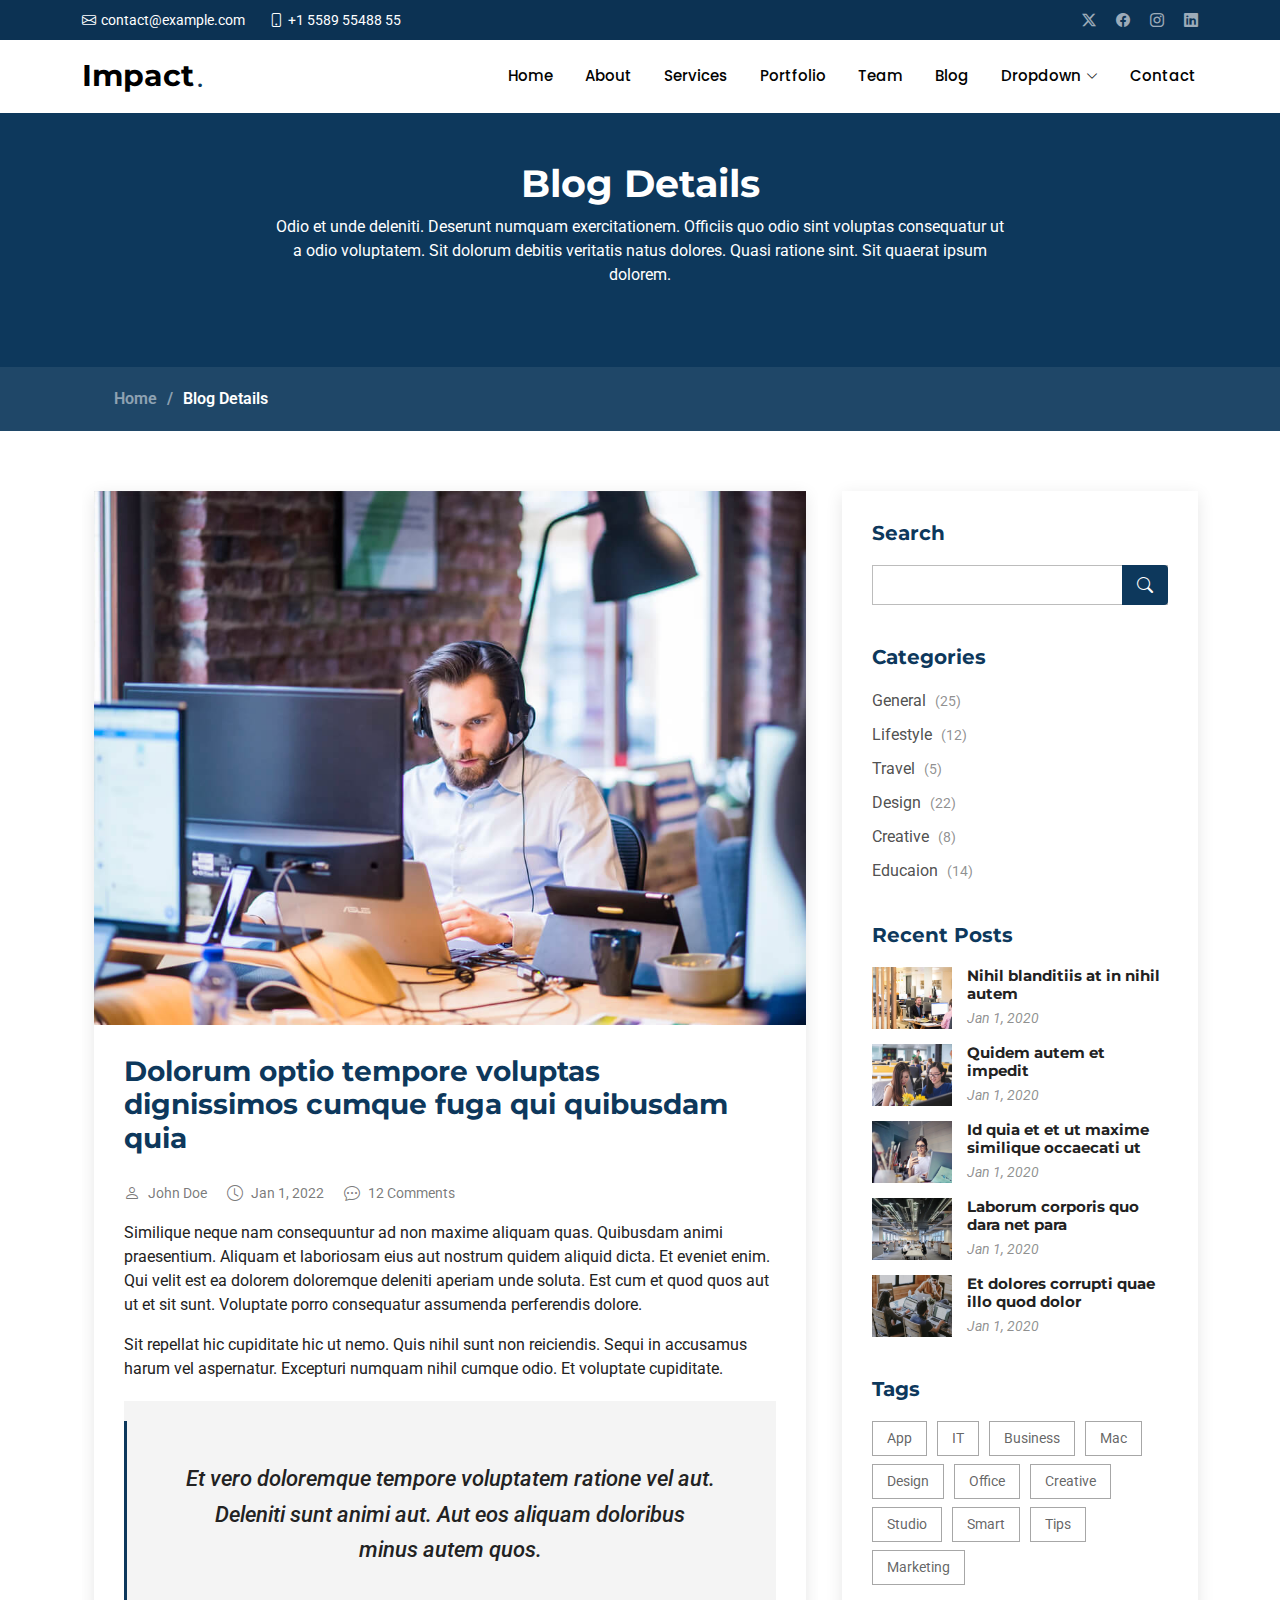
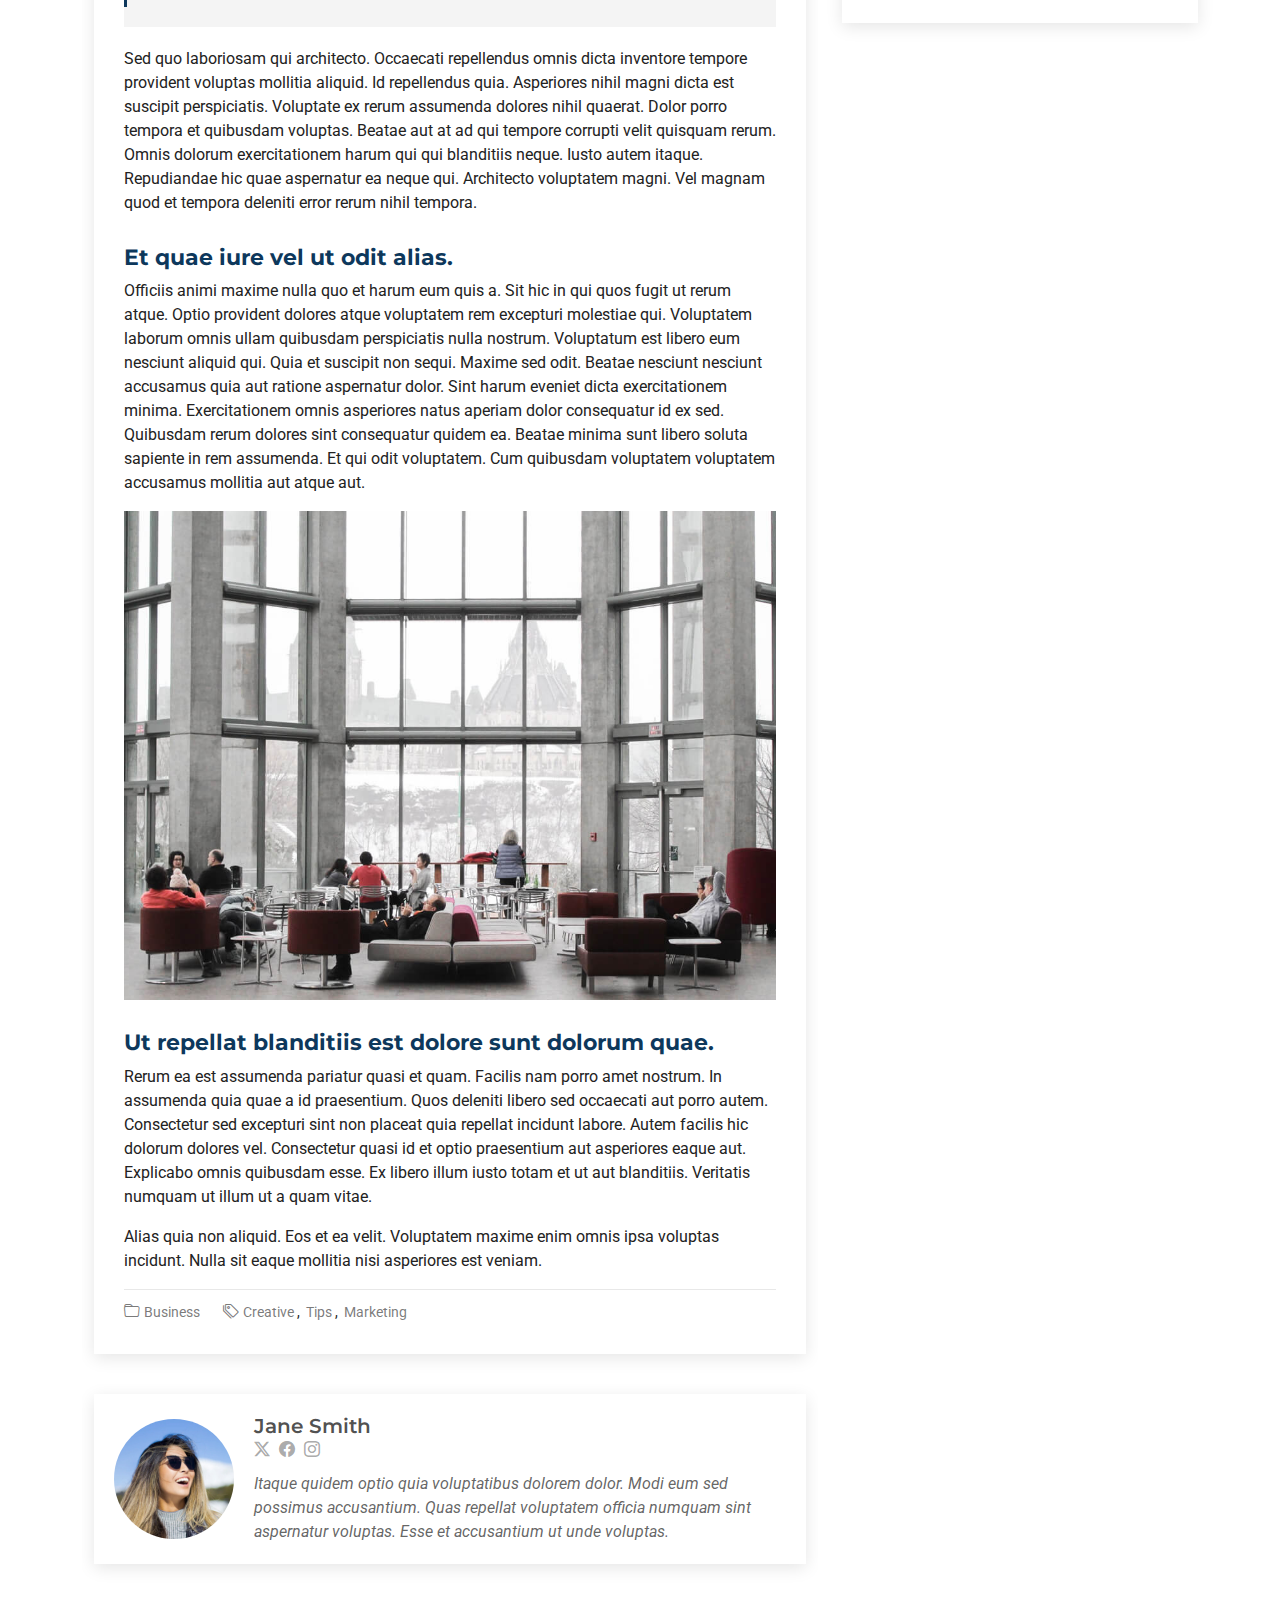
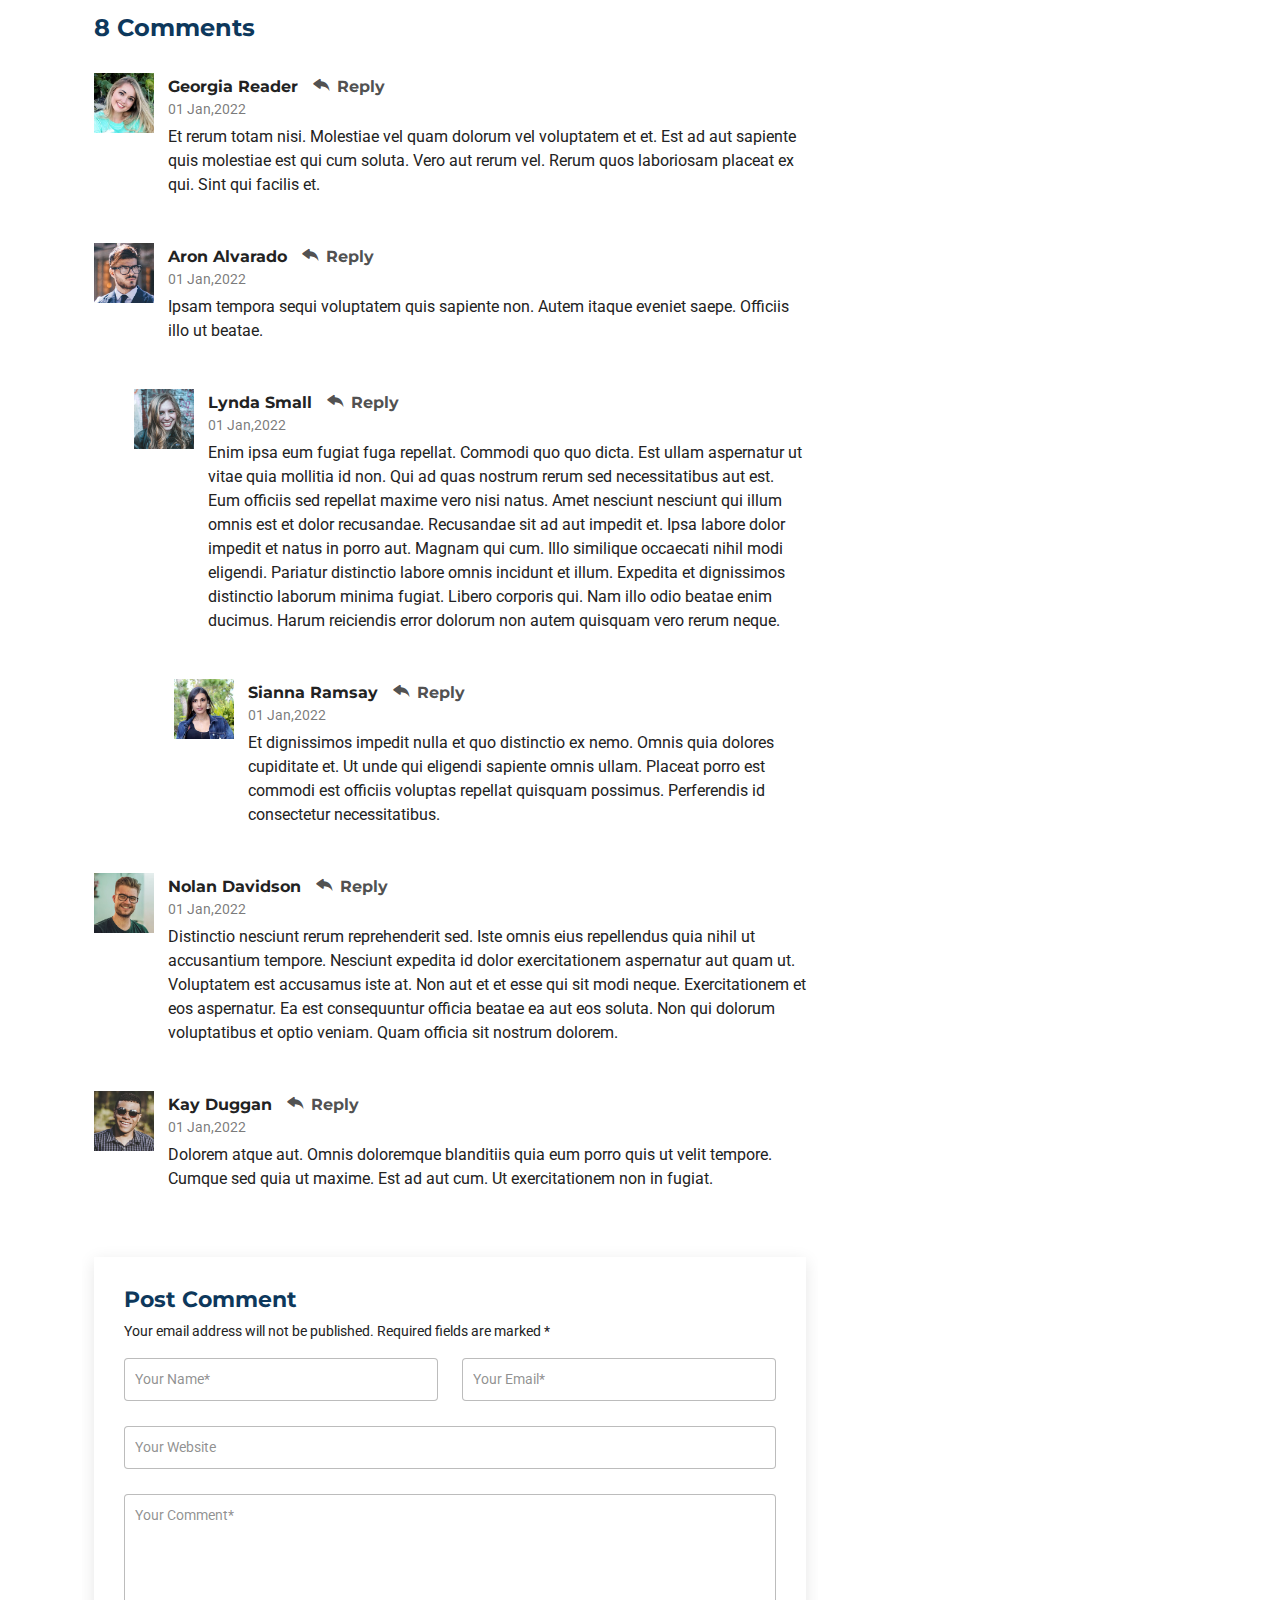
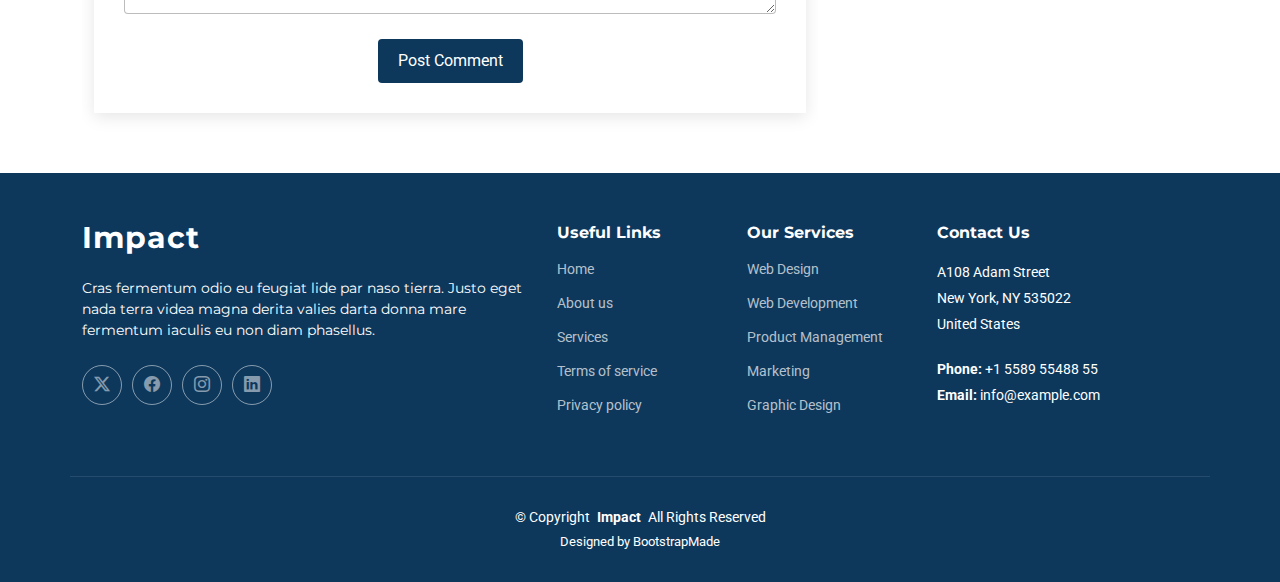
<file: blog-details.html>
<!DOCTYPE html>
<html lang="en">

<head>
  <meta charset="utf-8">
  <meta content="width=device-width, initial-scale=1.0" name="viewport">
  <title>Blog Details - Impact Bootstrap Template</title>
  <meta content="" name="description">
  <meta content="" name="keywords">

  <!-- Favicons -->
  <link href="assets/img/favicon.png" rel="icon">
  <link href="assets/img/apple-touch-icon.png" rel="apple-touch-icon">

  <!-- Fonts -->
  <link href="https://fonts.googleapis.com" rel="preconnect">
  <link href="https://fonts.gstatic.com" rel="preconnect" crossorigin>
  <link href="https://fonts.googleapis.com/css2?family=Roboto:ital,wght@0,100;0,300;0,400;0,500;0,700;0,900;1,100;1,300;1,400;1,500;1,700;1,900&family=Montserrat:ital,wght@0,100;0,200;0,300;0,400;0,500;0,600;0,700;0,800;0,900;1,100;1,200;1,300;1,400;1,500;1,600;1,700;1,800;1,900&family=Poppins:ital,wght@0,100;0,200;0,300;0,400;0,500;0,600;0,700;0,800;0,900;1,100;1,200;1,300;1,400;1,500;1,600;1,700;1,800;1,900&display=swap" rel="stylesheet">

  <!-- Vendor CSS Files -->
  <link href="assets/vendor/bootstrap/css/bootstrap.min.css" rel="stylesheet">
  <link href="assets/vendor/bootstrap-icons/bootstrap-icons.css" rel="stylesheet">
  <link href="assets/vendor/aos/aos.css" rel="stylesheet">
  <link href="assets/vendor/glightbox/css/glightbox.min.css" rel="stylesheet">
  <link href="assets/vendor/swiper/swiper-bundle.min.css" rel="stylesheet">

  <!-- Main CSS File -->
  <link href="assets/css/main.css" rel="stylesheet">

  <!-- =======================================================
  * Template Name: Impact
  * Template URL: https://bootstrapmade.com/impact-bootstrap-business-website-template/
  * Updated: Jun 29 2024 with Bootstrap v5.3.3
  * Author: BootstrapMade.com
  * License: https://bootstrapmade.com/license/
  ======================================================== -->
</head>

<body class="blog-details-page">

  <header id="header" class="header fixed-top">

    <div class="topbar d-flex align-items-center">
      <div class="container d-flex justify-content-center justify-content-md-between">
        <div class="contact-info d-flex align-items-center">
          <i class="bi bi-envelope d-flex align-items-center"><a href="mailto:contact@example.com">contact@example.com</a></i>
          <i class="bi bi-phone d-flex align-items-center ms-4"><span>+1 5589 55488 55</span></i>
        </div>
        <div class="social-links d-none d-md-flex align-items-center">
          <a href="#" class="twitter"><i class="bi bi-twitter-x"></i></a>
          <a href="#" class="facebook"><i class="bi bi-facebook"></i></a>
          <a href="#" class="instagram"><i class="bi bi-instagram"></i></a>
          <a href="#" class="linkedin"><i class="bi bi-linkedin"></i></a>
        </div>
      </div>
    </div><!-- End Top Bar -->

    <div class="branding d-flex align-items-cente">

      <div class="container position-relative d-flex align-items-center justify-content-between">
        <a href="index.html" class="logo d-flex align-items-center">
          <!-- Uncomment the line below if you also wish to use an image logo -->
          <!-- <img src="assets/img/logo.png" alt=""> -->
          <h1 class="sitename">Impact</h1>
          <span>.</span>
        </a>

        <nav id="navmenu" class="navmenu">
          <ul>
            <li><a href="#hero">Home<br></a></li>
            <li><a href="#about">About</a></li>
            <li><a href="#services">Services</a></li>
            <li><a href="#portfolio">Portfolio</a></li>
            <li><a href="#team">Team</a></li>
            <li><a href="blog.html">Blog</a></li>
            <li class="dropdown"><a href="#"><span>Dropdown</span> <i class="bi bi-chevron-down toggle-dropdown"></i></a>
              <ul>
                <li><a href="#">Dropdown 1</a></li>
                <li class="dropdown"><a href="#"><span>Deep Dropdown</span> <i class="bi bi-chevron-down toggle-dropdown"></i></a>
                  <ul>
                    <li><a href="#">Deep Dropdown 1</a></li>
                    <li><a href="#">Deep Dropdown 2</a></li>
                    <li><a href="#">Deep Dropdown 3</a></li>
                    <li><a href="#">Deep Dropdown 4</a></li>
                    <li><a href="#">Deep Dropdown 5</a></li>
                  </ul>
                </li>
                <li><a href="#">Dropdown 2</a></li>
                <li><a href="#">Dropdown 3</a></li>
                <li><a href="#">Dropdown 4</a></li>
              </ul>
            </li>
            <li><a href="#contact">Contact</a></li>
          </ul>
          <i class="mobile-nav-toggle d-xl-none bi bi-list"></i>
        </nav>

      </div>

    </div>

  </header>

  <main class="main">

    <!-- Page Title -->
    <div class="page-title">
      <div class="heading">
        <div class="container">
          <div class="row d-flex justify-content-center text-center">
            <div class="col-lg-8">
              <h1>Blog Details</h1>
              <p class="mb-0">Odio et unde deleniti. Deserunt numquam exercitationem. Officiis quo odio sint voluptas consequatur ut a odio voluptatem. Sit dolorum debitis veritatis natus dolores. Quasi ratione sint. Sit quaerat ipsum dolorem.</p>
            </div>
          </div>
        </div>
      </div>
      <nav class="breadcrumbs">
        <div class="container">
          <ol>
            <li><a href="index.html">Home</a></li>
            <li class="current">Blog Details</li>
          </ol>
        </div>
      </nav>
    </div><!-- End Page Title -->

    <div class="container">
      <div class="row">

        <div class="col-lg-8">

          <!-- Blog Details Section -->
          <section id="blog-details" class="blog-details section">
            <div class="container">

              <article class="article">

                <div class="post-img">
                  <img src="assets/img/blog/blog-1.jpg" alt="" class="img-fluid">
                </div>

                <h2 class="title">Dolorum optio tempore voluptas dignissimos cumque fuga qui quibusdam quia</h2>

                <div class="meta-top">
                  <ul>
                    <li class="d-flex align-items-center"><i class="bi bi-person"></i> <a href="blog-details.html">John Doe</a></li>
                    <li class="d-flex align-items-center"><i class="bi bi-clock"></i> <a href="blog-details.html"><time datetime="2020-01-01">Jan 1, 2022</time></a></li>
                    <li class="d-flex align-items-center"><i class="bi bi-chat-dots"></i> <a href="blog-details.html">12 Comments</a></li>
                  </ul>
                </div><!-- End meta top -->

                <div class="content">
                  <p>
                    Similique neque nam consequuntur ad non maxime aliquam quas. Quibusdam animi praesentium. Aliquam et laboriosam eius aut nostrum quidem aliquid dicta.
                    Et eveniet enim. Qui velit est ea dolorem doloremque deleniti aperiam unde soluta. Est cum et quod quos aut ut et sit sunt. Voluptate porro consequatur assumenda perferendis dolore.
                  </p>

                  <p>
                    Sit repellat hic cupiditate hic ut nemo. Quis nihil sunt non reiciendis. Sequi in accusamus harum vel aspernatur. Excepturi numquam nihil cumque odio. Et voluptate cupiditate.
                  </p>

                  <blockquote>
                    <p>
                      Et vero doloremque tempore voluptatem ratione vel aut. Deleniti sunt animi aut. Aut eos aliquam doloribus minus autem quos.
                    </p>
                  </blockquote>

                  <p>
                    Sed quo laboriosam qui architecto. Occaecati repellendus omnis dicta inventore tempore provident voluptas mollitia aliquid. Id repellendus quia. Asperiores nihil magni dicta est suscipit perspiciatis. Voluptate ex rerum assumenda dolores nihil quaerat.
                    Dolor porro tempora et quibusdam voluptas. Beatae aut at ad qui tempore corrupti velit quisquam rerum. Omnis dolorum exercitationem harum qui qui blanditiis neque.
                    Iusto autem itaque. Repudiandae hic quae aspernatur ea neque qui. Architecto voluptatem magni. Vel magnam quod et tempora deleniti error rerum nihil tempora.
                  </p>

                  <h3>Et quae iure vel ut odit alias.</h3>
                  <p>
                    Officiis animi maxime nulla quo et harum eum quis a. Sit hic in qui quos fugit ut rerum atque. Optio provident dolores atque voluptatem rem excepturi molestiae qui. Voluptatem laborum omnis ullam quibusdam perspiciatis nulla nostrum. Voluptatum est libero eum nesciunt aliquid qui.
                    Quia et suscipit non sequi. Maxime sed odit. Beatae nesciunt nesciunt accusamus quia aut ratione aspernatur dolor. Sint harum eveniet dicta exercitationem minima. Exercitationem omnis asperiores natus aperiam dolor consequatur id ex sed. Quibusdam rerum dolores sint consequatur quidem ea.
                    Beatae minima sunt libero soluta sapiente in rem assumenda. Et qui odit voluptatem. Cum quibusdam voluptatem voluptatem accusamus mollitia aut atque aut.
                  </p>
                  <img src="assets/img/blog/blog-inside-post.jpg" class="img-fluid" alt="">

                  <h3>Ut repellat blanditiis est dolore sunt dolorum quae.</h3>
                  <p>
                    Rerum ea est assumenda pariatur quasi et quam. Facilis nam porro amet nostrum. In assumenda quia quae a id praesentium. Quos deleniti libero sed occaecati aut porro autem. Consectetur sed excepturi sint non placeat quia repellat incidunt labore. Autem facilis hic dolorum dolores vel.
                    Consectetur quasi id et optio praesentium aut asperiores eaque aut. Explicabo omnis quibusdam esse. Ex libero illum iusto totam et ut aut blanditiis. Veritatis numquam ut illum ut a quam vitae.
                  </p>
                  <p>
                    Alias quia non aliquid. Eos et ea velit. Voluptatem maxime enim omnis ipsa voluptas incidunt. Nulla sit eaque mollitia nisi asperiores est veniam.
                  </p>

                </div><!-- End post content -->

                <div class="meta-bottom">
                  <i class="bi bi-folder"></i>
                  <ul class="cats">
                    <li><a href="#">Business</a></li>
                  </ul>

                  <i class="bi bi-tags"></i>
                  <ul class="tags">
                    <li><a href="#">Creative</a></li>
                    <li><a href="#">Tips</a></li>
                    <li><a href="#">Marketing</a></li>
                  </ul>
                </div><!-- End meta bottom -->

              </article>

            </div>
          </section><!-- /Blog Details Section -->

          <!-- Blog Author Section -->
          <section id="blog-author" class="blog-author section">

            <div class="container">
              <div class="author-container d-flex align-items-center">
                <img src="assets/img/blog/blog-author.jpg" class="rounded-circle flex-shrink-0" alt="">
                <div>
                  <h4>Jane Smith</h4>
                  <div class="social-links">
                    <a href="https://x.com/#"><i class="bi bi-twitter-x"></i></a>
                    <a href="https://facebook.com/#"><i class="bi bi-facebook"></i></a>
                    <a href="https://instagram.com/#"><i class="biu bi-instagram"></i></a>
                  </div>
                  <p>
                    Itaque quidem optio quia voluptatibus dolorem dolor. Modi eum sed possimus accusantium. Quas repellat voluptatem officia numquam sint aspernatur voluptas. Esse et accusantium ut unde voluptas.
                  </p>
                </div>
              </div>
            </div>

          </section><!-- /Blog Author Section -->

          <!-- Blog Comments Section -->
          <section id="blog-comments" class="blog-comments section">

            <div class="container">

              <h4 class="comments-count">8 Comments</h4>

              <div id="comment-1" class="comment">
                <div class="d-flex">
                  <div class="comment-img"><img src="assets/img/blog/comments-1.jpg" alt=""></div>
                  <div>
                    <h5><a href="">Georgia Reader</a> <a href="#" class="reply"><i class="bi bi-reply-fill"></i> Reply</a></h5>
                    <time datetime="2020-01-01">01 Jan,2022</time>
                    <p>
                      Et rerum totam nisi. Molestiae vel quam dolorum vel voluptatem et et. Est ad aut sapiente quis molestiae est qui cum soluta.
                      Vero aut rerum vel. Rerum quos laboriosam placeat ex qui. Sint qui facilis et.
                    </p>
                  </div>
                </div>
              </div><!-- End comment #1 -->

              <div id="comment-2" class="comment">
                <div class="d-flex">
                  <div class="comment-img"><img src="assets/img/blog/comments-2.jpg" alt=""></div>
                  <div>
                    <h5><a href="">Aron Alvarado</a> <a href="#" class="reply"><i class="bi bi-reply-fill"></i> Reply</a></h5>
                    <time datetime="2020-01-01">01 Jan,2022</time>
                    <p>
                      Ipsam tempora sequi voluptatem quis sapiente non. Autem itaque eveniet saepe. Officiis illo ut beatae.
                    </p>
                  </div>
                </div>

                <div id="comment-reply-1" class="comment comment-reply">
                  <div class="d-flex">
                    <div class="comment-img"><img src="assets/img/blog/comments-3.jpg" alt=""></div>
                    <div>
                      <h5><a href="">Lynda Small</a> <a href="#" class="reply"><i class="bi bi-reply-fill"></i> Reply</a></h5>
                      <time datetime="2020-01-01">01 Jan,2022</time>
                      <p>
                        Enim ipsa eum fugiat fuga repellat. Commodi quo quo dicta. Est ullam aspernatur ut vitae quia mollitia id non. Qui ad quas nostrum rerum sed necessitatibus aut est. Eum officiis sed repellat maxime vero nisi natus. Amet nesciunt nesciunt qui illum omnis est et dolor recusandae.

                        Recusandae sit ad aut impedit et. Ipsa labore dolor impedit et natus in porro aut. Magnam qui cum. Illo similique occaecati nihil modi eligendi. Pariatur distinctio labore omnis incidunt et illum. Expedita et dignissimos distinctio laborum minima fugiat.

                        Libero corporis qui. Nam illo odio beatae enim ducimus. Harum reiciendis error dolorum non autem quisquam vero rerum neque.
                      </p>
                    </div>
                  </div>

                  <div id="comment-reply-2" class="comment comment-reply">
                    <div class="d-flex">
                      <div class="comment-img"><img src="assets/img/blog/comments-4.jpg" alt=""></div>
                      <div>
                        <h5><a href="">Sianna Ramsay</a> <a href="#" class="reply"><i class="bi bi-reply-fill"></i> Reply</a></h5>
                        <time datetime="2020-01-01">01 Jan,2022</time>
                        <p>
                          Et dignissimos impedit nulla et quo distinctio ex nemo. Omnis quia dolores cupiditate et. Ut unde qui eligendi sapiente omnis ullam. Placeat porro est commodi est officiis voluptas repellat quisquam possimus. Perferendis id consectetur necessitatibus.
                        </p>
                      </div>
                    </div>

                  </div><!-- End comment reply #2-->

                </div><!-- End comment reply #1-->

              </div><!-- End comment #2-->

              <div id="comment-3" class="comment">
                <div class="d-flex">
                  <div class="comment-img"><img src="assets/img/blog/comments-5.jpg" alt=""></div>
                  <div>
                    <h5><a href="">Nolan Davidson</a> <a href="#" class="reply"><i class="bi bi-reply-fill"></i> Reply</a></h5>
                    <time datetime="2020-01-01">01 Jan,2022</time>
                    <p>
                      Distinctio nesciunt rerum reprehenderit sed. Iste omnis eius repellendus quia nihil ut accusantium tempore. Nesciunt expedita id dolor exercitationem aspernatur aut quam ut. Voluptatem est accusamus iste at.
                      Non aut et et esse qui sit modi neque. Exercitationem et eos aspernatur. Ea est consequuntur officia beatae ea aut eos soluta. Non qui dolorum voluptatibus et optio veniam. Quam officia sit nostrum dolorem.
                    </p>
                  </div>
                </div>

              </div><!-- End comment #3 -->

              <div id="comment-4" class="comment">
                <div class="d-flex">
                  <div class="comment-img"><img src="assets/img/blog/comments-6.jpg" alt=""></div>
                  <div>
                    <h5><a href="">Kay Duggan</a> <a href="#" class="reply"><i class="bi bi-reply-fill"></i> Reply</a></h5>
                    <time datetime="2020-01-01">01 Jan,2022</time>
                    <p>
                      Dolorem atque aut. Omnis doloremque blanditiis quia eum porro quis ut velit tempore. Cumque sed quia ut maxime. Est ad aut cum. Ut exercitationem non in fugiat.
                    </p>
                  </div>
                </div>

              </div><!-- End comment #4 -->

            </div>

          </section><!-- /Blog Comments Section -->

          <!-- Comment Form Section -->
          <section id="comment-form" class="comment-form section">
            <div class="container">

              <form action="">

                <h4>Post Comment</h4>
                <p>Your email address will not be published. Required fields are marked * </p>
                <div class="row">
                  <div class="col-md-6 form-group">
                    <input name="name" type="text" class="form-control" placeholder="Your Name*">
                  </div>
                  <div class="col-md-6 form-group">
                    <input name="email" type="text" class="form-control" placeholder="Your Email*">
                  </div>
                </div>
                <div class="row">
                  <div class="col form-group">
                    <input name="website" type="text" class="form-control" placeholder="Your Website">
                  </div>
                </div>
                <div class="row">
                  <div class="col form-group">
                    <textarea name="comment" class="form-control" placeholder="Your Comment*"></textarea>
                  </div>
                </div>

                <div class="text-center">
                  <button type="submit" class="btn btn-primary">Post Comment</button>
                </div>

              </form>

            </div>
          </section><!-- /Comment Form Section -->

        </div>

        <div class="col-lg-4 sidebar">

          <div class="widgets-container">

            <!-- Search Widget -->
            <div class="search-widget widget-item">

              <h3 class="widget-title">Search</h3>
              <form action="">
                <input type="text">
                <button type="submit" title="Search"><i class="bi bi-search"></i></button>
              </form>

            </div><!--/Search Widget -->

            <!-- Categories Widget -->
            <div class="categories-widget widget-item">

              <h3 class="widget-title">Categories</h3>
              <ul class="mt-3">
                <li><a href="#">General <span>(25)</span></a></li>
                <li><a href="#">Lifestyle <span>(12)</span></a></li>
                <li><a href="#">Travel <span>(5)</span></a></li>
                <li><a href="#">Design <span>(22)</span></a></li>
                <li><a href="#">Creative <span>(8)</span></a></li>
                <li><a href="#">Educaion <span>(14)</span></a></li>
              </ul>

            </div><!--/Categories Widget -->

            <!-- Recent Posts Widget -->
            <div class="recent-posts-widget widget-item">

              <h3 class="widget-title">Recent Posts</h3>

              <div class="post-item">
                <img src="assets/img/blog/blog-recent-1.jpg" alt="" class="flex-shrink-0">
                <div>
                  <h4><a href="blog-details.html">Nihil blanditiis at in nihil autem</a></h4>
                  <time datetime="2020-01-01">Jan 1, 2020</time>
                </div>
              </div><!-- End recent post item-->

              <div class="post-item">
                <img src="assets/img/blog/blog-recent-2.jpg" alt="" class="flex-shrink-0">
                <div>
                  <h4><a href="blog-details.html">Quidem autem et impedit</a></h4>
                  <time datetime="2020-01-01">Jan 1, 2020</time>
                </div>
              </div><!-- End recent post item-->

              <div class="post-item">
                <img src="assets/img/blog/blog-recent-3.jpg" alt="" class="flex-shrink-0">
                <div>
                  <h4><a href="blog-details.html">Id quia et et ut maxime similique occaecati ut</a></h4>
                  <time datetime="2020-01-01">Jan 1, 2020</time>
                </div>
              </div><!-- End recent post item-->

              <div class="post-item">
                <img src="assets/img/blog/blog-recent-4.jpg" alt="" class="flex-shrink-0">
                <div>
                  <h4><a href="blog-details.html">Laborum corporis quo dara net para</a></h4>
                  <time datetime="2020-01-01">Jan 1, 2020</time>
                </div>
              </div><!-- End recent post item-->

              <div class="post-item">
                <img src="assets/img/blog/blog-recent-5.jpg" alt="" class="flex-shrink-0">
                <div>
                  <h4><a href="blog-details.html">Et dolores corrupti quae illo quod dolor</a></h4>
                  <time datetime="2020-01-01">Jan 1, 2020</time>
                </div>
              </div><!-- End recent post item-->

            </div><!--/Recent Posts Widget -->

            <!-- Tags Widget -->
            <div class="tags-widget widget-item">

              <h3 class="widget-title">Tags</h3>
              <ul>
                <li><a href="#">App</a></li>
                <li><a href="#">IT</a></li>
                <li><a href="#">Business</a></li>
                <li><a href="#">Mac</a></li>
                <li><a href="#">Design</a></li>
                <li><a href="#">Office</a></li>
                <li><a href="#">Creative</a></li>
                <li><a href="#">Studio</a></li>
                <li><a href="#">Smart</a></li>
                <li><a href="#">Tips</a></li>
                <li><a href="#">Marketing</a></li>
              </ul>

            </div><!--/Tags Widget -->

          </div>

        </div>

      </div>
    </div>

  </main>

  <footer id="footer" class="footer accent-background">

    <div class="container footer-top">
      <div class="row gy-4">
        <div class="col-lg-5 col-md-12 footer-about">
          <a href="index.html" class="logo d-flex align-items-center">
            <span class="sitename">Impact</span>
          </a>
          <p>Cras fermentum odio eu feugiat lide par naso tierra. Justo eget nada terra videa magna derita valies darta donna mare fermentum iaculis eu non diam phasellus.</p>
          <div class="social-links d-flex mt-4">
            <a href=""><i class="bi bi-twitter-x"></i></a>
            <a href=""><i class="bi bi-facebook"></i></a>
            <a href=""><i class="bi bi-instagram"></i></a>
            <a href=""><i class="bi bi-linkedin"></i></a>
          </div>
        </div>

        <div class="col-lg-2 col-6 footer-links">
          <h4>Useful Links</h4>
          <ul>
            <li><a href="#">Home</a></li>
            <li><a href="#">About us</a></li>
            <li><a href="#">Services</a></li>
            <li><a href="#">Terms of service</a></li>
            <li><a href="#">Privacy policy</a></li>
          </ul>
        </div>

        <div class="col-lg-2 col-6 footer-links">
          <h4>Our Services</h4>
          <ul>
            <li><a href="#">Web Design</a></li>
            <li><a href="#">Web Development</a></li>
            <li><a href="#">Product Management</a></li>
            <li><a href="#">Marketing</a></li>
            <li><a href="#">Graphic Design</a></li>
          </ul>
        </div>

        <div class="col-lg-3 col-md-12 footer-contact text-center text-md-start">
          <h4>Contact Us</h4>
          <p>A108 Adam Street</p>
          <p>New York, NY 535022</p>
          <p>United States</p>
          <p class="mt-4"><strong>Phone:</strong> <span>+1 5589 55488 55</span></p>
          <p><strong>Email:</strong> <span>info@example.com</span></p>
        </div>

      </div>
    </div>

    <div class="container copyright text-center mt-4">
      <p>© <span>Copyright</span> <strong class="px-1 sitename">Impact</strong> <span>All Rights Reserved</span></p>
      <div class="credits">
        <!-- All the links in the footer should remain intact. -->
        <!-- You can delete the links only if you've purchased the pro version. -->
        <!-- Licensing information: https://bootstrapmade.com/license/ -->
        <!-- Purchase the pro version with working PHP/AJAX contact form: [buy-url] -->
        Designed by <a href="https://bootstrapmade.com/">BootstrapMade</a>
      </div>
    </div>

  </footer>

  <!-- Scroll Top -->
  <a href="#" id="scroll-top" class="scroll-top d-flex align-items-center justify-content-center"><i class="bi bi-arrow-up-short"></i></a>

  <!-- Preloader -->
  <div id="preloader"></div>

  <!-- Vendor JS Files -->
  <script src="assets/vendor/bootstrap/js/bootstrap.bundle.min.js"></script>
  <script src="assets/vendor/php-email-form/validate.js"></script>
  <script src="assets/vendor/aos/aos.js"></script>
  <script src="assets/vendor/glightbox/js/glightbox.min.js"></script>
  <script src="assets/vendor/swiper/swiper-bundle.min.js"></script>
  <script src="assets/vendor/purecounter/purecounter_vanilla.js"></script>
  <script src="assets/vendor/imagesloaded/imagesloaded.pkgd.min.js"></script>
  <script src="assets/vendor/isotope-layout/isotope.pkgd.min.js"></script>

  <!-- Main JS File -->
  <script src="assets/js/main.js"></script>

</body>

</html>
</file>
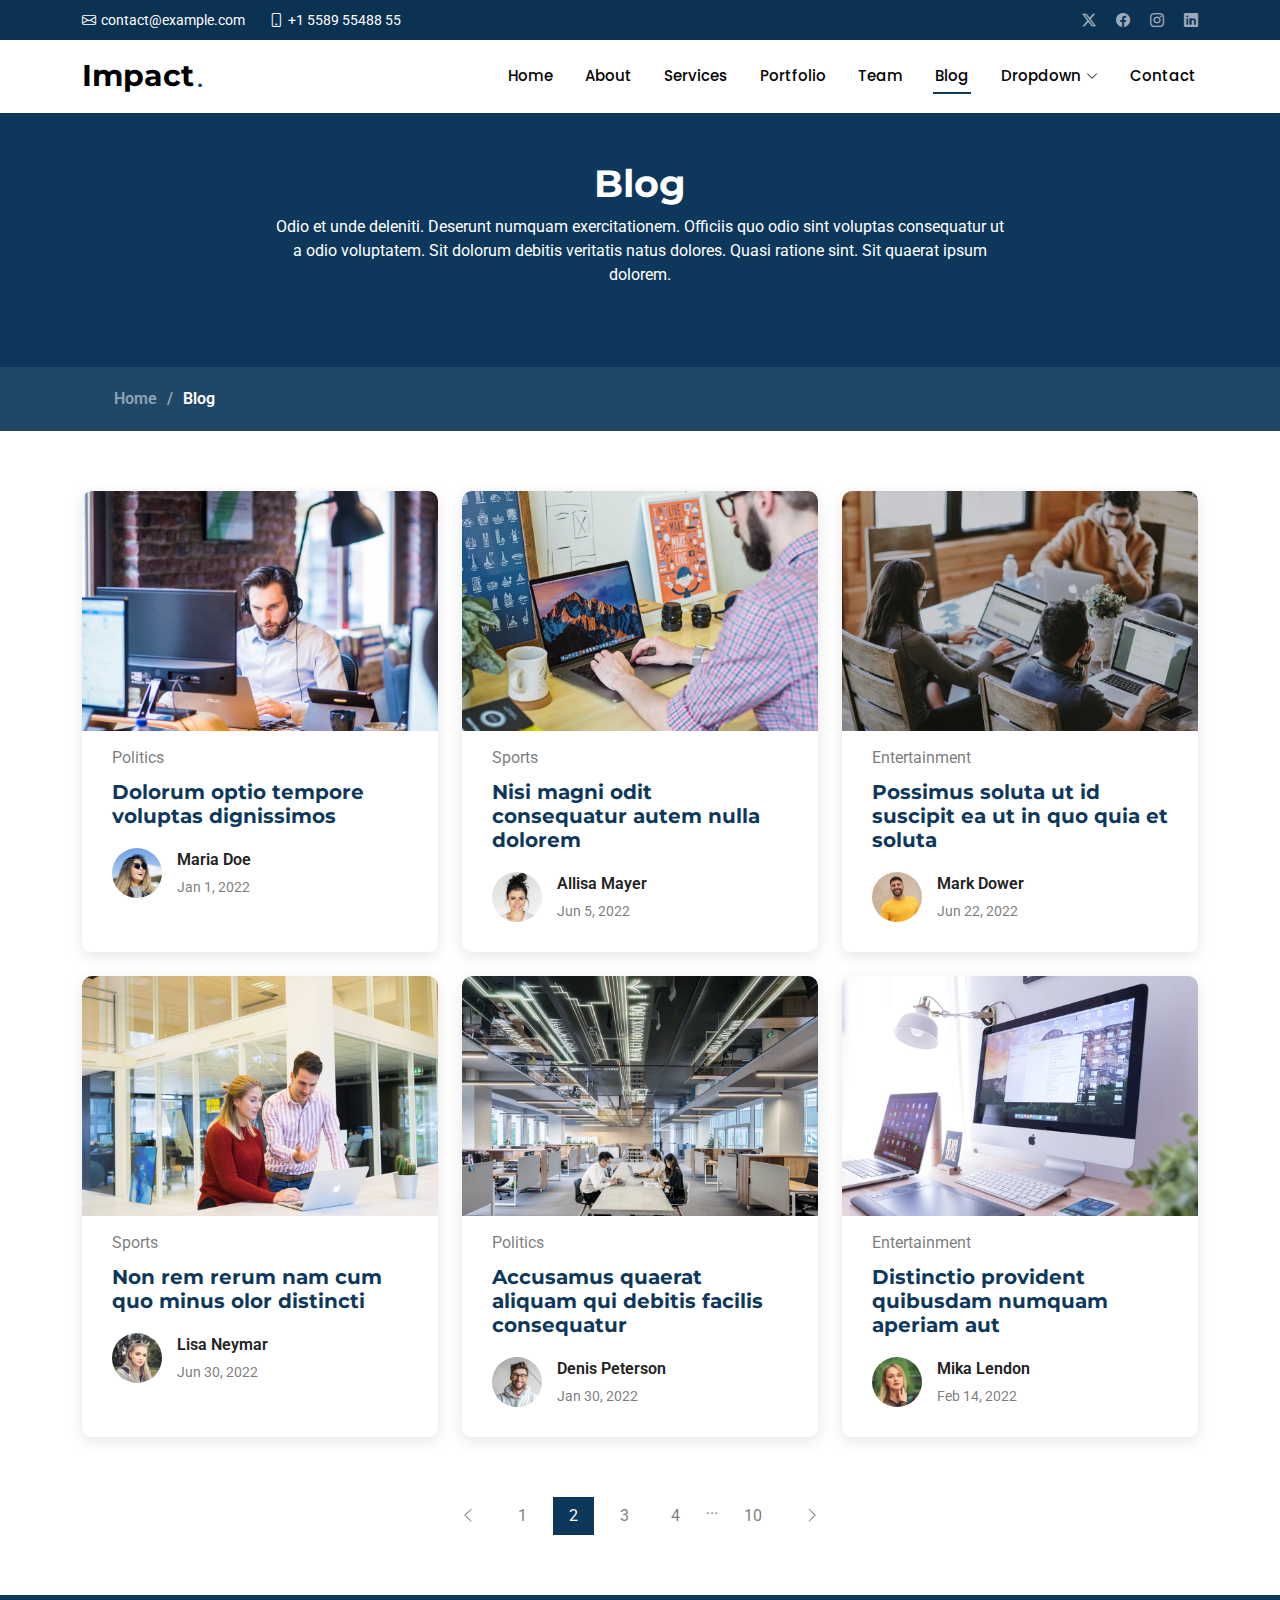
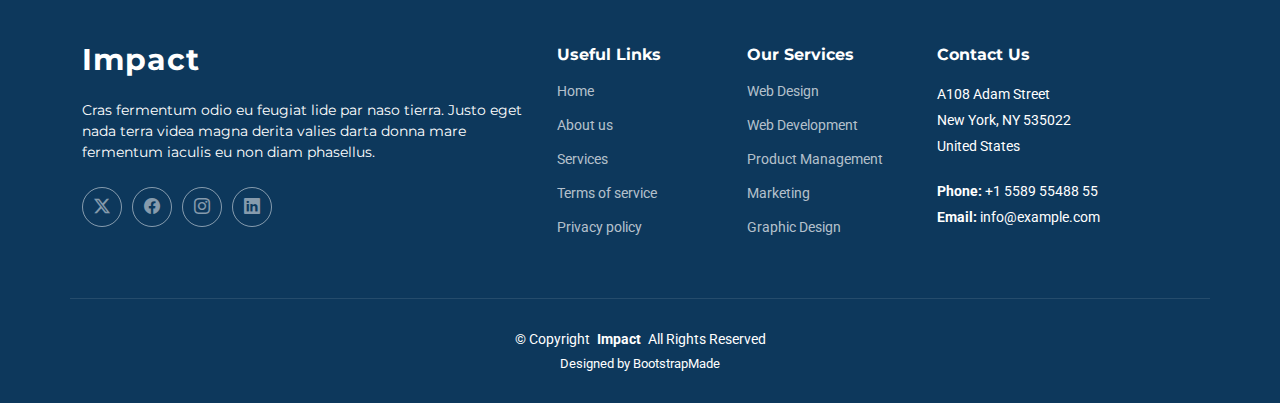
<file: blog.html>
<!DOCTYPE html>
<html lang="en">

<head>
  <meta charset="utf-8">
  <meta content="width=device-width, initial-scale=1.0" name="viewport">
  <title>Blog - Impact Bootstrap Template</title>
  <meta content="" name="description">
  <meta content="" name="keywords">

  <!-- Favicons -->
  <link href="assets/img/favicon.png" rel="icon">
  <link href="assets/img/apple-touch-icon.png" rel="apple-touch-icon">

  <!-- Fonts -->
  <link href="https://fonts.googleapis.com" rel="preconnect">
  <link href="https://fonts.gstatic.com" rel="preconnect" crossorigin>
  <link href="https://fonts.googleapis.com/css2?family=Roboto:ital,wght@0,100;0,300;0,400;0,500;0,700;0,900;1,100;1,300;1,400;1,500;1,700;1,900&family=Montserrat:ital,wght@0,100;0,200;0,300;0,400;0,500;0,600;0,700;0,800;0,900;1,100;1,200;1,300;1,400;1,500;1,600;1,700;1,800;1,900&family=Poppins:ital,wght@0,100;0,200;0,300;0,400;0,500;0,600;0,700;0,800;0,900;1,100;1,200;1,300;1,400;1,500;1,600;1,700;1,800;1,900&display=swap" rel="stylesheet">

  <!-- Vendor CSS Files -->
  <link href="assets/vendor/bootstrap/css/bootstrap.min.css" rel="stylesheet">
  <link href="assets/vendor/bootstrap-icons/bootstrap-icons.css" rel="stylesheet">
  <link href="assets/vendor/aos/aos.css" rel="stylesheet">
  <link href="assets/vendor/glightbox/css/glightbox.min.css" rel="stylesheet">
  <link href="assets/vendor/swiper/swiper-bundle.min.css" rel="stylesheet">

  <!-- Main CSS File -->
  <link href="assets/css/main.css" rel="stylesheet">

  <!-- =======================================================
  * Template Name: Impact
  * Template URL: https://bootstrapmade.com/impact-bootstrap-business-website-template/
  * Updated: Jun 29 2024 with Bootstrap v5.3.3
  * Author: BootstrapMade.com
  * License: https://bootstrapmade.com/license/
  ======================================================== -->
</head>

<body class="blog-page">

  <header id="header" class="header fixed-top">

    <div class="topbar d-flex align-items-center">
      <div class="container d-flex justify-content-center justify-content-md-between">
        <div class="contact-info d-flex align-items-center">
          <i class="bi bi-envelope d-flex align-items-center"><a href="mailto:contact@example.com">contact@example.com</a></i>
          <i class="bi bi-phone d-flex align-items-center ms-4"><span>+1 5589 55488 55</span></i>
        </div>
        <div class="social-links d-none d-md-flex align-items-center">
          <a href="#" class="twitter"><i class="bi bi-twitter-x"></i></a>
          <a href="#" class="facebook"><i class="bi bi-facebook"></i></a>
          <a href="#" class="instagram"><i class="bi bi-instagram"></i></a>
          <a href="#" class="linkedin"><i class="bi bi-linkedin"></i></a>
        </div>
      </div>
    </div><!-- End Top Bar -->

    <div class="branding d-flex align-items-cente">

      <div class="container position-relative d-flex align-items-center justify-content-between">
        <a href="index.html" class="logo d-flex align-items-center">
          <!-- Uncomment the line below if you also wish to use an image logo -->
          <!-- <img src="assets/img/logo.png" alt=""> -->
          <h1 class="sitename">Impact</h1>
          <span>.</span>
        </a>

        <nav id="navmenu" class="navmenu">
          <ul>
            <li><a href="#hero">Home<br></a></li>
            <li><a href="#about">About</a></li>
            <li><a href="#services">Services</a></li>
            <li><a href="#portfolio">Portfolio</a></li>
            <li><a href="#team">Team</a></li>
            <li><a href="blog.html" class="active">Blog</a></li>
            <li class="dropdown"><a href="#"><span>Dropdown</span> <i class="bi bi-chevron-down toggle-dropdown"></i></a>
              <ul>
                <li><a href="#">Dropdown 1</a></li>
                <li class="dropdown"><a href="#"><span>Deep Dropdown</span> <i class="bi bi-chevron-down toggle-dropdown"></i></a>
                  <ul>
                    <li><a href="#">Deep Dropdown 1</a></li>
                    <li><a href="#">Deep Dropdown 2</a></li>
                    <li><a href="#">Deep Dropdown 3</a></li>
                    <li><a href="#">Deep Dropdown 4</a></li>
                    <li><a href="#">Deep Dropdown 5</a></li>
                  </ul>
                </li>
                <li><a href="#">Dropdown 2</a></li>
                <li><a href="#">Dropdown 3</a></li>
                <li><a href="#">Dropdown 4</a></li>
              </ul>
            </li>
            <li><a href="#contact">Contact</a></li>
          </ul>
          <i class="mobile-nav-toggle d-xl-none bi bi-list"></i>
        </nav>

      </div>

    </div>

  </header>

  <main class="main">

    <!-- Page Title -->
    <div class="page-title">
      <div class="heading">
        <div class="container">
          <div class="row d-flex justify-content-center text-center">
            <div class="col-lg-8">
              <h1>Blog</h1>
              <p class="mb-0">Odio et unde deleniti. Deserunt numquam exercitationem. Officiis quo odio sint voluptas consequatur ut a odio voluptatem. Sit dolorum debitis veritatis natus dolores. Quasi ratione sint. Sit quaerat ipsum dolorem.</p>
            </div>
          </div>
        </div>
      </div>
      <nav class="breadcrumbs">
        <div class="container">
          <ol>
            <li><a href="index.html">Home</a></li>
            <li class="current">Blog</li>
          </ol>
        </div>
      </nav>
    </div><!-- End Page Title -->

    <!-- Blog Posts Section -->
    <section id="blog-posts" class="blog-posts section">

      <div class="container">
        <div class="row gy-4">

          <div class="col-lg-4">
            <article>

              <div class="post-img">
                <img src="assets/img/blog/blog-1.jpg" alt="" class="img-fluid">
              </div>

              <p class="post-category">Politics</p>

              <h2 class="title">
                <a href="blog-details.html">Dolorum optio tempore voluptas dignissimos</a>
              </h2>

              <div class="d-flex align-items-center">
                <img src="assets/img/blog/blog-author.jpg" alt="" class="img-fluid post-author-img flex-shrink-0">
                <div class="post-meta">
                  <p class="post-author">Maria Doe</p>
                  <p class="post-date">
                    <time datetime="2022-01-01">Jan 1, 2022</time>
                  </p>
                </div>
              </div>

            </article>
          </div><!-- End post list item -->

          <div class="col-lg-4">
            <article>

              <div class="post-img">
                <img src="assets/img/blog/blog-2.jpg" alt="" class="img-fluid">
              </div>

              <p class="post-category">Sports</p>

              <h2 class="title">
                <a href="blog-details.html">Nisi magni odit consequatur autem nulla dolorem</a>
              </h2>

              <div class="d-flex align-items-center">
                <img src="assets/img/blog/blog-author-2.jpg" alt="" class="img-fluid post-author-img flex-shrink-0">
                <div class="post-meta">
                  <p class="post-author">Allisa Mayer</p>
                  <p class="post-date">
                    <time datetime="2022-01-01">Jun 5, 2022</time>
                  </p>
                </div>
              </div>

            </article>
          </div><!-- End post list item -->

          <div class="col-lg-4">
            <article>

              <div class="post-img">
                <img src="assets/img/blog/blog-3.jpg" alt="" class="img-fluid">
              </div>

              <p class="post-category">Entertainment</p>

              <h2 class="title">
                <a href="blog-details.html">Possimus soluta ut id suscipit ea ut in quo quia et soluta</a>
              </h2>

              <div class="d-flex align-items-center">
                <img src="assets/img/blog/blog-author-3.jpg" alt="" class="img-fluid post-author-img flex-shrink-0">
                <div class="post-meta">
                  <p class="post-author">Mark Dower</p>
                  <p class="post-date">
                    <time datetime="2022-01-01">Jun 22, 2022</time>
                  </p>
                </div>
              </div>

            </article>
          </div><!-- End post list item -->

          <div class="col-lg-4">
            <article>

              <div class="post-img">
                <img src="assets/img/blog/blog-4.jpg" alt="" class="img-fluid">
              </div>

              <p class="post-category">Sports</p>

              <h2 class="title">
                <a href="blog-details.html">Non rem rerum nam cum quo minus olor distincti</a>
              </h2>

              <div class="d-flex align-items-center">
                <img src="assets/img/blog/blog-author-4.jpg" alt="" class="img-fluid post-author-img flex-shrink-0">
                <div class="post-meta">
                  <p class="post-author">Lisa Neymar</p>
                  <p class="post-date">
                    <time datetime="2022-01-01">Jun 30, 2022</time>
                  </p>
                </div>
              </div>

            </article>
          </div><!-- End post list item -->

          <div class="col-lg-4">
            <article>

              <div class="post-img">
                <img src="assets/img/blog/blog-5.jpg" alt="" class="img-fluid">
              </div>

              <p class="post-category">Politics</p>

              <h2 class="title">
                <a href="blog-details.html">Accusamus quaerat aliquam qui debitis facilis consequatur</a>
              </h2>

              <div class="d-flex align-items-center">
                <img src="assets/img/blog/blog-author-5.jpg" alt="" class="img-fluid post-author-img flex-shrink-0">
                <div class="post-meta">
                  <p class="post-author">Denis Peterson</p>
                  <p class="post-date">
                    <time datetime="2022-01-01">Jan 30, 2022</time>
                  </p>
                </div>
              </div>

            </article>
          </div><!-- End post list item -->

          <div class="col-lg-4">
            <article>

              <div class="post-img">
                <img src="assets/img/blog/blog-6.jpg" alt="" class="img-fluid">
              </div>

              <p class="post-category">Entertainment</p>

              <h2 class="title">
                <a href="blog-details.html">Distinctio provident quibusdam numquam aperiam aut</a>
              </h2>

              <div class="d-flex align-items-center">
                <img src="assets/img/blog/blog-author-6.jpg" alt="" class="img-fluid post-author-img flex-shrink-0">
                <div class="post-meta">
                  <p class="post-author">Mika Lendon</p>
                  <p class="post-date">
                    <time datetime="2022-01-01">Feb 14, 2022</time>
                  </p>
                </div>
              </div>

            </article>
          </div><!-- End post list item -->

        </div>
      </div>

    </section><!-- /Blog Posts Section -->

    <!-- Blog Pagination Section -->
    <section id="blog-pagination" class="blog-pagination section">

      <div class="container">
        <div class="d-flex justify-content-center">
          <ul>
            <li><a href="#"><i class="bi bi-chevron-left"></i></a></li>
            <li><a href="#">1</a></li>
            <li><a href="#" class="active">2</a></li>
            <li><a href="#">3</a></li>
            <li><a href="#">4</a></li>
            <li>...</li>
            <li><a href="#">10</a></li>
            <li><a href="#"><i class="bi bi-chevron-right"></i></a></li>
          </ul>
        </div>
      </div>

    </section><!-- /Blog Pagination Section -->

  </main>

  <footer id="footer" class="footer accent-background">

    <div class="container footer-top">
      <div class="row gy-4">
        <div class="col-lg-5 col-md-12 footer-about">
          <a href="index.html" class="logo d-flex align-items-center">
            <span class="sitename">Impact</span>
          </a>
          <p>Cras fermentum odio eu feugiat lide par naso tierra. Justo eget nada terra videa magna derita valies darta donna mare fermentum iaculis eu non diam phasellus.</p>
          <div class="social-links d-flex mt-4">
            <a href=""><i class="bi bi-twitter-x"></i></a>
            <a href=""><i class="bi bi-facebook"></i></a>
            <a href=""><i class="bi bi-instagram"></i></a>
            <a href=""><i class="bi bi-linkedin"></i></a>
          </div>
        </div>

        <div class="col-lg-2 col-6 footer-links">
          <h4>Useful Links</h4>
          <ul>
            <li><a href="#">Home</a></li>
            <li><a href="#">About us</a></li>
            <li><a href="#">Services</a></li>
            <li><a href="#">Terms of service</a></li>
            <li><a href="#">Privacy policy</a></li>
          </ul>
        </div>

        <div class="col-lg-2 col-6 footer-links">
          <h4>Our Services</h4>
          <ul>
            <li><a href="#">Web Design</a></li>
            <li><a href="#">Web Development</a></li>
            <li><a href="#">Product Management</a></li>
            <li><a href="#">Marketing</a></li>
            <li><a href="#">Graphic Design</a></li>
          </ul>
        </div>

        <div class="col-lg-3 col-md-12 footer-contact text-center text-md-start">
          <h4>Contact Us</h4>
          <p>A108 Adam Street</p>
          <p>New York, NY 535022</p>
          <p>United States</p>
          <p class="mt-4"><strong>Phone:</strong> <span>+1 5589 55488 55</span></p>
          <p><strong>Email:</strong> <span>info@example.com</span></p>
        </div>

      </div>
    </div>

    <div class="container copyright text-center mt-4">
      <p>© <span>Copyright</span> <strong class="px-1 sitename">Impact</strong> <span>All Rights Reserved</span></p>
      <div class="credits">
        <!-- All the links in the footer should remain intact. -->
        <!-- You can delete the links only if you've purchased the pro version. -->
        <!-- Licensing information: https://bootstrapmade.com/license/ -->
        <!-- Purchase the pro version with working PHP/AJAX contact form: [buy-url] -->
        Designed by <a href="https://bootstrapmade.com/">BootstrapMade</a>
      </div>
    </div>

  </footer>

  <!-- Scroll Top -->
  <a href="#" id="scroll-top" class="scroll-top d-flex align-items-center justify-content-center"><i class="bi bi-arrow-up-short"></i></a>

  <!-- Preloader -->
  <div id="preloader"></div>

  <!-- Vendor JS Files -->
  <script src="assets/vendor/bootstrap/js/bootstrap.bundle.min.js"></script>
  <script src="assets/vendor/php-email-form/validate.js"></script>
  <script src="assets/vendor/aos/aos.js"></script>
  <script src="assets/vendor/glightbox/js/glightbox.min.js"></script>
  <script src="assets/vendor/swiper/swiper-bundle.min.js"></script>
  <script src="assets/vendor/purecounter/purecounter_vanilla.js"></script>
  <script src="assets/vendor/imagesloaded/imagesloaded.pkgd.min.js"></script>
  <script src="assets/vendor/isotope-layout/isotope.pkgd.min.js"></script>

  <!-- Main JS File -->
  <script src="assets/js/main.js"></script>

</body>

</html>
</file>
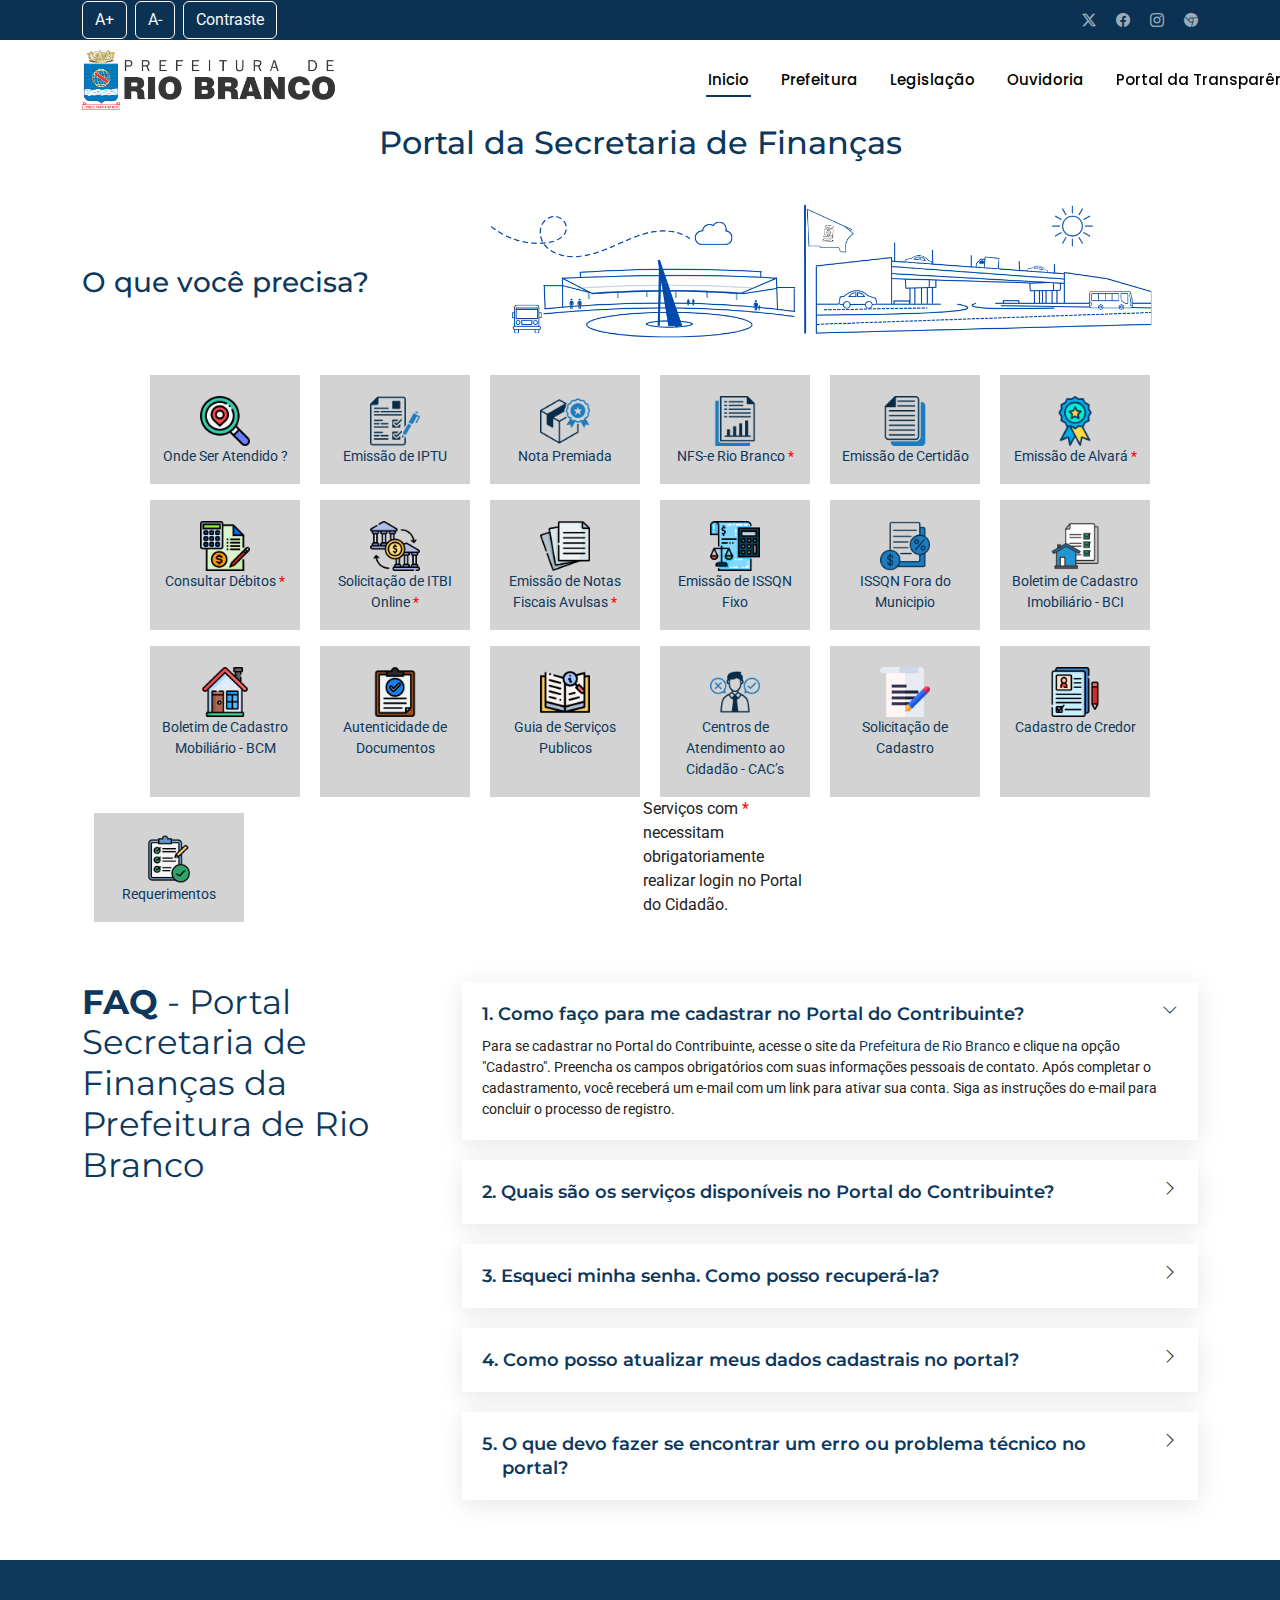
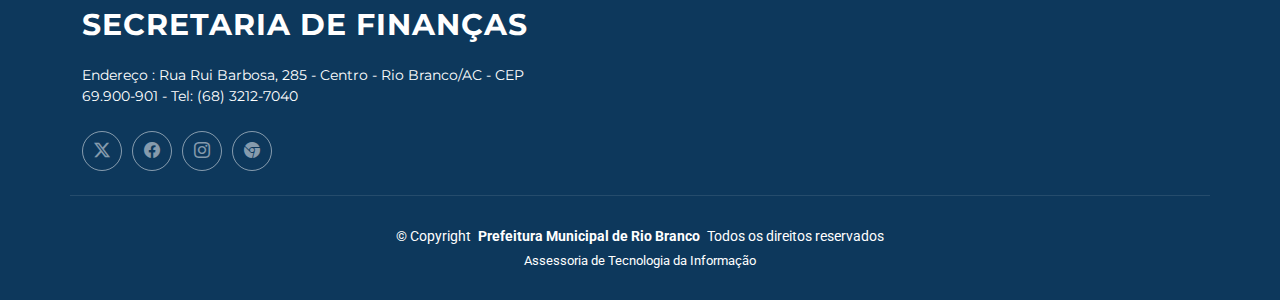
<file: index3.html>
<!DOCTYPE html>
<html lang="en">

<head>
  <meta charset="utf-8">
  <meta content="width=device-width, initial-scale=1.0" name="viewport">
  <title>Serviços Online - Portal do Cidadão</title>
  <meta content="" name="description">
  <meta content="" name="keywords">

  <!-- Favicons -->
  <link href="assets/img/favconrbo.png" rel="icon" type="image/png">
  <link href="assets/img/favconrbo.png" rel="apple-touch-icon">

  <!-- Fonts -->
  <link href="https://fonts.googleapis.com" rel="preconnect">
  <link href="https://fonts.gstatic.com" rel="preconnect" crossorigin>
  <link href="https://fonts.googleapis.com/css2?family=Roboto:ital,wght@0,100;0,300;0,400;0,500;0,700;0,900;1,100;1,300;1,400;1,500;1,700;1,900&family=Montserrat:ital,wght@0,100;0,200;0,300;0,400;0,500;0,600;0,700;0,800;0,900;1,100;1,200;1,300;1,400;1,500;1,600;1,700;1,800;1,900&family=Poppins:ital,wght@0,100;0,200;0,300;0,400;0,500;0,600;0,700;0,800;0,900;1,100;1,200;1,300;1,400;1,500;1,600;1,700;1,800;1,900&display=swap" rel="stylesheet">

  <!-- Vendor CSS Files -->
  <link href="assets/vendor/bootstrap/css/bootstrap.min.css" rel="stylesheet">
  <link href="assets/vendor/bootstrap-icons/bootstrap-icons.css" rel="stylesheet">
  <link href="assets/vendor/aos/aos.css" rel="stylesheet">
  <link href="assets/vendor/glightbox/css/glightbox.min.css" rel="stylesheet">
  <link href="assets/vendor/swiper/swiper-bundle.min.css" rel="stylesheet">

  <!-- Main CSS File -->
  <link href="assets/css/main.css" rel="stylesheet">
  <link href="assets/css/styles.css" rel="stylesheet">

  <!-- =======================================================
  * Template Name: PMRBO
  ======================================================== -->
</head>
<body class="index-page"> <!-- Inicio do corpo da página -->
  ... <!-- Conteúdo da página -->
  <div vw class="enabled">
    <div vw-access-button class="active"></div>
    <div vw-plugin-wrapper>
      <div class="vw-plugin-top-wrapper"></div>
    </div>
  </div>
  <script src="https://vlibras.gov.br/app/vlibras-plugin.js"></script>
  <script>
    new window.VLibras.Widget('https://vlibras.gov.br/app');
  </script>
  <header id="header" class="header fixed-top">
    <div class="topbar d-flex align-items-center">
      <div class="container d-flex justify-content-center justify-content-md-between">
        <div class="contact-info d-flex align-items-center">
          <button class="btn btn-outline-light me-2" onclick="increaseFontSize()">A+</button>
          <button class="btn btn-outline-light me-2" onclick="decreaseFontSize()">A-</button>
          <button class="btn btn-outline-light" onclick="toggleContrast()">Contraste</button>
        </div>
        <div class="social-links d-none d-md-flex align-items-center">
          <a href="https://x.com/PrefRioBranco?mx=2"><i class="bi bi-twitter-x"></i></a>
          <a href="https://www.facebook.com/PrefRioBranco"><i class="bi bi-facebook"></i></a>
          <a href=" https://www.instagram.com/prefriobranco/"><i class="bi bi-instagram"></i></a>
          <a href="https://www.riobranco.ac.gov.br"><i class="bi bi-browser-chrome"></i></a>
        </div>
      </div>
    </div><!-- End Top Bar -->

    <div class="branding d-flex align-items-cente">
      <div class="container position-relative d-flex align-items-center justify-content-between">
        <a href="index.html" class="logo d-flex align-items-center">      
          <!-- Uncomment the line below if you also wish to use an image logo -->
          <img src="assets/img/logo2.png" alt="Brasão do Portal" class="img-fluid full-width">
        </a>

        <nav id="navmenu" class="navmenu">
          <ul>
            <li><a href="#" class="active">Inicio</a></li>
            <li><a href="https://www.riobranco.ac.gov.br" target="_blank">Prefeitura</a></li>
            <li><a href="https://leismunicipais.com.br/prefeitura/ac/riobranco" target="_blank">Legislação</a></li>
            <li><a href="https://www.riobranco.ac.gov.br/?page_id=10312" target="_blank">Ouvidoria</a></li>
            <li><a href="https://transparencia.riobranco.ac.gov.br/" target="_blank">Portal da Transparência</a></li>
            <li><a href="http://portalcgm.riobranco.ac.gov.br/lai/" target="_blank">Acesso a Informação</a></li>
          </ul>
          <i class="mobile-nav-toggle d-xl-none bi bi-list"></i>
        </nav>
      </div>
    </div>
  </header>


  <main class="main">
    <h2 class="titulo-sefin sefin"><span class="accent section-title">Portal da Secretaria de Finanças</span></h2> 
    <div class="container">
      <div class="row">
          <div class="col-md-4">
            <br>
            <br>
            <br>
            <br>
              <h3 class="titulo-o-que-voce-precisa">O que você precisa?</h3>
          </div>
          <div class="col-md-8">
              <img src="assets/img/grafismo-sefin-elevado.png" class="img-fluid rb-image" alt="Descrição da Imagem">
          </div>          
      </div>
    </div>
  
    <div class="container">      
      <div class="row">
        <div class="col-md-12">
          <div class="lista">                                   
            <div class="row row-cols-2 row-cols-sm-4 row-cols-md-6 row-cols-lg-8 g-3 justify-content-center">
              <!-- Ícones -->               
              <div class="col text-center item">
                <a class="link-item" href="https://rbgeo.riobranco.ac.gov.br/portal/apps/webappviewer/index.html?id=cab8df38ebdb4e02a0daaaa24bfc5854" target="_blank">
                  <img src="assets/icons/ondeseratendido.png" width="50" height="50" alt="">
                  <p>Onde Ser Atendido ?</p>
                </a>
              </div>
              <div class="col text-center item">
                <a class="link-item" href="https://portalcidadao.riobranco.ac.gov.br/emissao-iptu/" target="_blank">
                  <img src="assets/icons//iptu.png" width="50" height="50" alt="">
                  <p>Emissão de IPTU</p>
                </a>
              </div>
              <div class="col text-center item">
                <a class="link-item" href="https://notapremiada.riobranco.ac.gov.br/#/login" target="_blank">
                  <img src="assets/icons/notapremiada.png" width="50" height="50" alt="">
                  <p>Nota Premiada</p>
                </a>
              </div>
              <div class="col text-center item">
                <a class="link-item" href="https://nfse.riobranco.ac.gov.br/#/login" target="_blank">          
                  <img src="assets/icons/nfse.png" width="50" height="50" alt="">
                  <p>NFS-e Rio Branco<span class="asterisco"> *</span></p>
                </a>
              </div>
              <div class="col text-center item">
                <a class="link-item" href="https://portalcidadao.riobranco.ac.gov.br/solicitacao-de-certidao/" target="_blank">
                  <img src="assets/icons/emissaocertidao.png" width="50" height="50" alt="">
                  <p>Emissão de Certidão</p>
                </a>
              </div>
              <div class="col text-center item">
                <a class="link-item" href="https://portalcidadao.riobranco.ac.gov.br/login/" target="_blank">
                  <img src="assets/icons/emissaoalvara.png" width="50" height="50" alt="">
                  <p>Emissão de Alvará<span class="asterisco"> *</span></p>
                </a>
              </div>
              <div class="col text-center item">
                <a class="link-item" href="https://portalcidadao.riobranco.ac.gov.br/login/" target="_blank">
                  <img src="assets/icons/consultardebitos.png" width="50" height="50" alt="">
                  <p>Consultar Débitos<span class="asterisco"> *</span></p>
                </a>
              </div>                                                                        
              <div class="col text-center item">
                <a class="link-item" href="https://portalcidadao.riobranco.ac.gov.br/login/" target="_blank">
                  <img src="assets/icons/itbionline.png" width="50" height="50" alt="">
                  <p>Solicitação de ITBI Online<span class="asterisco"> *</span></p>
                </a>
              </div>
              <div class="col text-center item">
                <a class="link-item" href="https://portalcidadao.riobranco.ac.gov.br/login/" target="_blank">
                  <img src="assets/icons/emissaonotasavulsas.png" width="50" height="50" alt="">
                  <p>Emissão de Notas Fiscais Avulsas<span class="asterisco"> *</span></p>
                </a>
              </div>   
              <div class="col text-center item">
                <a class="link-item" href="https://portalcidadao.riobranco.ac.gov.br/emissao-issqn-fixo/" target="_blank">                  
                  <img src="assets/icons/issqn.png" width="50" height="50" alt="">
                  <p>Emissão de ISSQN Fixo</p>
                </a>
              </div>
              <div class="col text-center item">
                <a class="link-item" href="https://portalcidadao.riobranco.ac.gov.br/lancamento-iss-fora-municipio/" target="_blank">
                  <img src="assets/icons/issqnforamunicipio.png" width="50" height="50" alt="">
                  <p>ISSQN Fora do Municipio</p>                  
                </a>
              </div>
              <div class="col text-center item">
                <a class="link-item" href="https://portalcidadao.riobranco.ac.gov.br/emissao-boletim-de-cadastro-imobiliario/" target="_blank">
                  <img src="assets/icons/boletimimobiliario.png" width="50" height="50" alt="">
                  <p>Boletim de Cadastro Imobiliário - BCI</p>
                </a>
              </div>
              <div class="col text-center item">
                <a class="link-item" href="https://portalcidadao.riobranco.ac.gov.br/emissao-boletim-de-cadastro-mobiliario/" target="_blank">
                  <img src="assets/icons/boletimmobiliario.png" width="50" height="50" alt="">
                  <p>Boletim de Cadastro Mobiliário - BCM</p>
                </a>
              </div>       
              <div class="col text-center item">
                <a class="link-item" href="https://portalcidadao.riobranco.ac.gov.br/autenticidade-de-documentos/" target="_blank">
                  <img src="assets/icons/autenticidadedocumentos.png" width="50" height="50" alt="">
                  <p>Autenticidade de Documentos</p>
                </a>
              </div>
              <div class="col text-center item">
                <a class="link-item" href="https://www.ac.gov.br/oca/" target="_blank">
                  <img src="assets/icons/guiaservicospublicos.png" width="50" height="50" alt="">
                  <p>Guia de Serviços Publicos</p>
                </a>
              </div>
              <div class="col text-center item">
                <a class="link-item" href="https://portalcidadao.riobranco.ac.gov.br/centros-atendimento/" target="_blank">
                  <img src="assets/icons/cacs.png" width="50" height="50" alt="">
                  <p>Centros de Atendimento ao Cidadão - CAC’s</p>
                </a>
              </div>
              <div class="col text-center item">
                <a class="link-item" href="https://portalcidadao.riobranco.ac.gov.br/solicitacao-cadastro/" target="_blank">
                  <img src="assets/icons/solicitacaocadastro.png" width="50" height="50" alt="">
                  <p>Solicitação de Cadastro</p>
                </a>
              </div>              
              <div class="col text-center item">
                <a class="link-item" href="https://portalcidadao.riobranco.ac.gov.br/credor/primeiro-acesso/" target="_blank">
                  <img src="assets/icons/cadastrocredor.png" width="50" height="50" alt="">
                  <p>Cadastro de Credor</p>
                </a>
              </div>
              <div class="col text-center item">
                <a class="link-item" href="requerimentos.html" target="_blank">
                  <img src="assets/icons/requerimentos.png" width="50" height="50" alt="">
                  <p>Requerimentos</p>
                </a>
              </div>
              <span class="container observacao">Serviços com <span class="asterisco">*              
                </span> necessitam obrigatoriamente realizar login no Portal do Cidadão.
              </span>
            </div>
          </div>
        </div>
      </div>
    </div>
    
    <!-- Faq Section -->
    <section id="faq" class="faq section">

      <div class="container">

        <div class="row gy-4">

          <div class="col-lg-4">
            <div class="content px-xl-10">
              <h3><span><strong>FAQ</strong> - Portal Secretaria de Finanças da Prefeitura de Rio Branco </span></h3>
            </div>
          </div>

          <div class="col-lg-8">

            <div class="faq-container">
              <div class="faq-item faq-active">
                <h3><span class="num">1.</span> <span>Como faço para me cadastrar no Portal do Contribuinte?</span></h3>
                <div class="faq-content">
                  <p>Para se cadastrar no Portal do Contribuinte, acesse o site da <a href="https://www.riobranco.ac.gov.br/" target="=_blank">Prefeitura de Rio Branco</a> e clique na opção "Cadastro". Preencha os campos obrigatórios com suas informações pessoais de contato. Após completar o cadastramento, você receberá um e-mail com um link para ativar sua conta. Siga as instruções do e-mail para concluir o processo de registro.</p>
                </div>
                <i class="faq-toggle bi bi-chevron-right"></i>
              </div><!-- End Faq item-->
            
              <div class="faq-item">
                <h3><span class="num">2.</span> <span>Quais são os serviços disponíveis no Portal do Contribuinte?</span></h3>
                <div class="faq-content">
                  <p>No Portal do Contribuinte você pode acessar diversos serviços, como emissão de boletos para pagamento de IPTU, consulta e pagamento de taxas e tributos municipais, consulta de pendências e débitos, emissão de certidões negativas e acompanhamento de processos administrativos relacionados a impostos.</p>
                </div>
                <i class="faq-toggle bi bi-chevron-right"></i>
              </div><!-- End Faq item-->
            
              <div class="faq-item">
                <h3><span class="num">3.</span> <span>Esqueci minha senha. Como posso recuperá-la?</span></h3>
                <div class="faq-content">
                  <p>Se você esqueceu sua senha, acesse a página de login do Portal do Contribuinte e clique na opção "Esqueci minha senha". Você será direcionado para uma página onde deverá informar seu e-mail cadastrado. Um link para redefinir sua senha será enviado para esse e-mail. Siga as instruções fornecidas para criar uma nova senha.</p>
                </div>
                <i class="faq-toggle bi bi-chevron-right"></i>
              </div><!-- End Faq item-->
            
              <div class="faq-item">
                <h3><span class="num">4.</span> <span>Como posso atualizar meus dados cadastrais no portal?</span></h3>
                <div class="faq-content">
                  <p>Para atualizar seus dados cadastrais, faça login no Portal do Contribuinte e vá para a seção "Meu Perfil" ou "Atualização de Dados". Você poderá editar suas informações pessoais, como endereço, telefone e e-mail. Após fazer as alterações, confirme e salve as modificações para que elas sejam atualizadas no sistema.</p>
                </div>
                <i class="faq-toggle bi bi-chevron-right"></i>
              </div><!-- End Faq item-->
            
              <div class="faq-item">
                <h3><span class="num">5.</span> <span>O que devo fazer se encontrar um erro ou problema técnico no portal?</span></h3>
                <div class="faq-content">
                  <p>Se você encontrar um erro ou problema técnico, entre em contato com o suporte técnico da Prefeitura de Rio Branco. Você pode enviar um e-mail para suporte@riobranco.ac.gov.br ou pelo telefone (68) 3201-1000. Informe detalhadamente o problema que está enfrentando para que a equipe possa ajudar a resolver a situação o mais rápido possível.</p>
                </div>
                <i class="faq-toggle bi bi-chevron-right"></i>
              </div><!-- End Faq item-->
            </div>
            
            </div>

          </div>
        </div>

      </div>

    </section><!-- /Faq Section -->
  </main>

  <footer id="footer" class="footer accent-background">

    <div class="container footer-top">
      <div class="row gy-4">
        <div class="col-lg-5 col-md-12 footer-about">
          <a href="index.html" class="logo d-flex align-items-center">
            <span class="sitename">SECRETARIA DE FINANÇAS</span>
          </a>
          <p>Endereço :  Rua Rui Barbosa, 285 - Centro - Rio Branco/AC - CEP 69.900-901 - Tel: (68) 3212-7040 </p>
          <div class="social-links d-flex mt-4">
            <a href="https://x.com/PrefRioBranco?mx=2"><i class="bi bi-twitter-x"></i></a>
            <a href="https://www.facebook.com/PrefRioBranco"><i class="bi bi-facebook"></i></a>
            <a href=" https://www.instagram.com/prefriobranco/"><i class="bi bi-instagram"></i></a>
            <a href="https://www.riobranco.ac.gov.br"><i class="bi bi-browser-chrome"></i></a>
          </div>
        </div>

        <div class="col-lg-2 col-6 footer-links">
          
          <ul>
     
          </ul>
        </div>

        <div class="col-lg-2 col-6 footer-links">
          
          <ul>

          </ul>
        </div>

        <div class="col-lg-3 col-md-12 footer-contact text-center text-md-start">

        </div>

      </div>
    </div>

    <div class="container copyright text-center mt-4">
      <p>© <span>Copyright</span> <strong class="px-1 sitename">Prefeitura Municipal de Rio Branco</strong> <span>Todos os direitos reservados</span></p>
      <div class="credits">
        <!-- All the links in the footer should remain intact. -->
        <!-- You can delete the links only if you've purchased the pro version. -->

        <a href="#">Assessoria de Tecnologia da Informação</a>
      </div>
    </div>

  </footer>

  <!-- Scroll Top -->
  <a href="#" id="scroll-top" class="scroll-top d-flex align-items-center justify-content-center"><i class="bi bi-arrow-up-short"></i></a>

  <!-- Preloader -->
  <div id="preloader"></div>

  <!-- Vendor JS Files -->
  <script src="assets/vendor/bootstrap/js/bootstrap.bundle.min.js"></script>
  <script src="assets/vendor/php-email-form/validate.js"></script>
  <script src="assets/vendor/aos/aos.js"></script>
  <script src="assets/vendor/glightbox/js/glightbox.min.js"></script>
  <script src="assets/vendor/swiper/swiper-bundle.min.js"></script>
  <script src="assets/vendor/purecounter/purecounter_vanilla.js"></script>
  <script src="assets/vendor/imagesloaded/imagesloaded.pkgd.min.js"></script>
  <script src="assets/vendor/isotope-layout/isotope.pkgd.min.js"></script>
  <!-- Acessibilidade -->
  <script>
  let currentFontSize = 14;

function increaseFontSize() {
    currentFontSize += 2;
    applyFontSize();
}

function decreaseFontSize() {
    currentFontSize -= 2;
    applyFontSize();
}

function resetFontSize() {
    currentFontSize = 14;
    applyFontSize();
}

function applyFontSize() {
    document.querySelectorAll('body, body *').forEach(element => {
        element.style.fontSize = currentFontSize + 'px';
    });
}

function toggleContrast() {
    document.body.classList.toggle('high-contrast');
}
  </script>

  <!-- Main JS File -->
  <script src="assets/js/main.js"></script>

</body>

</html>
</file>
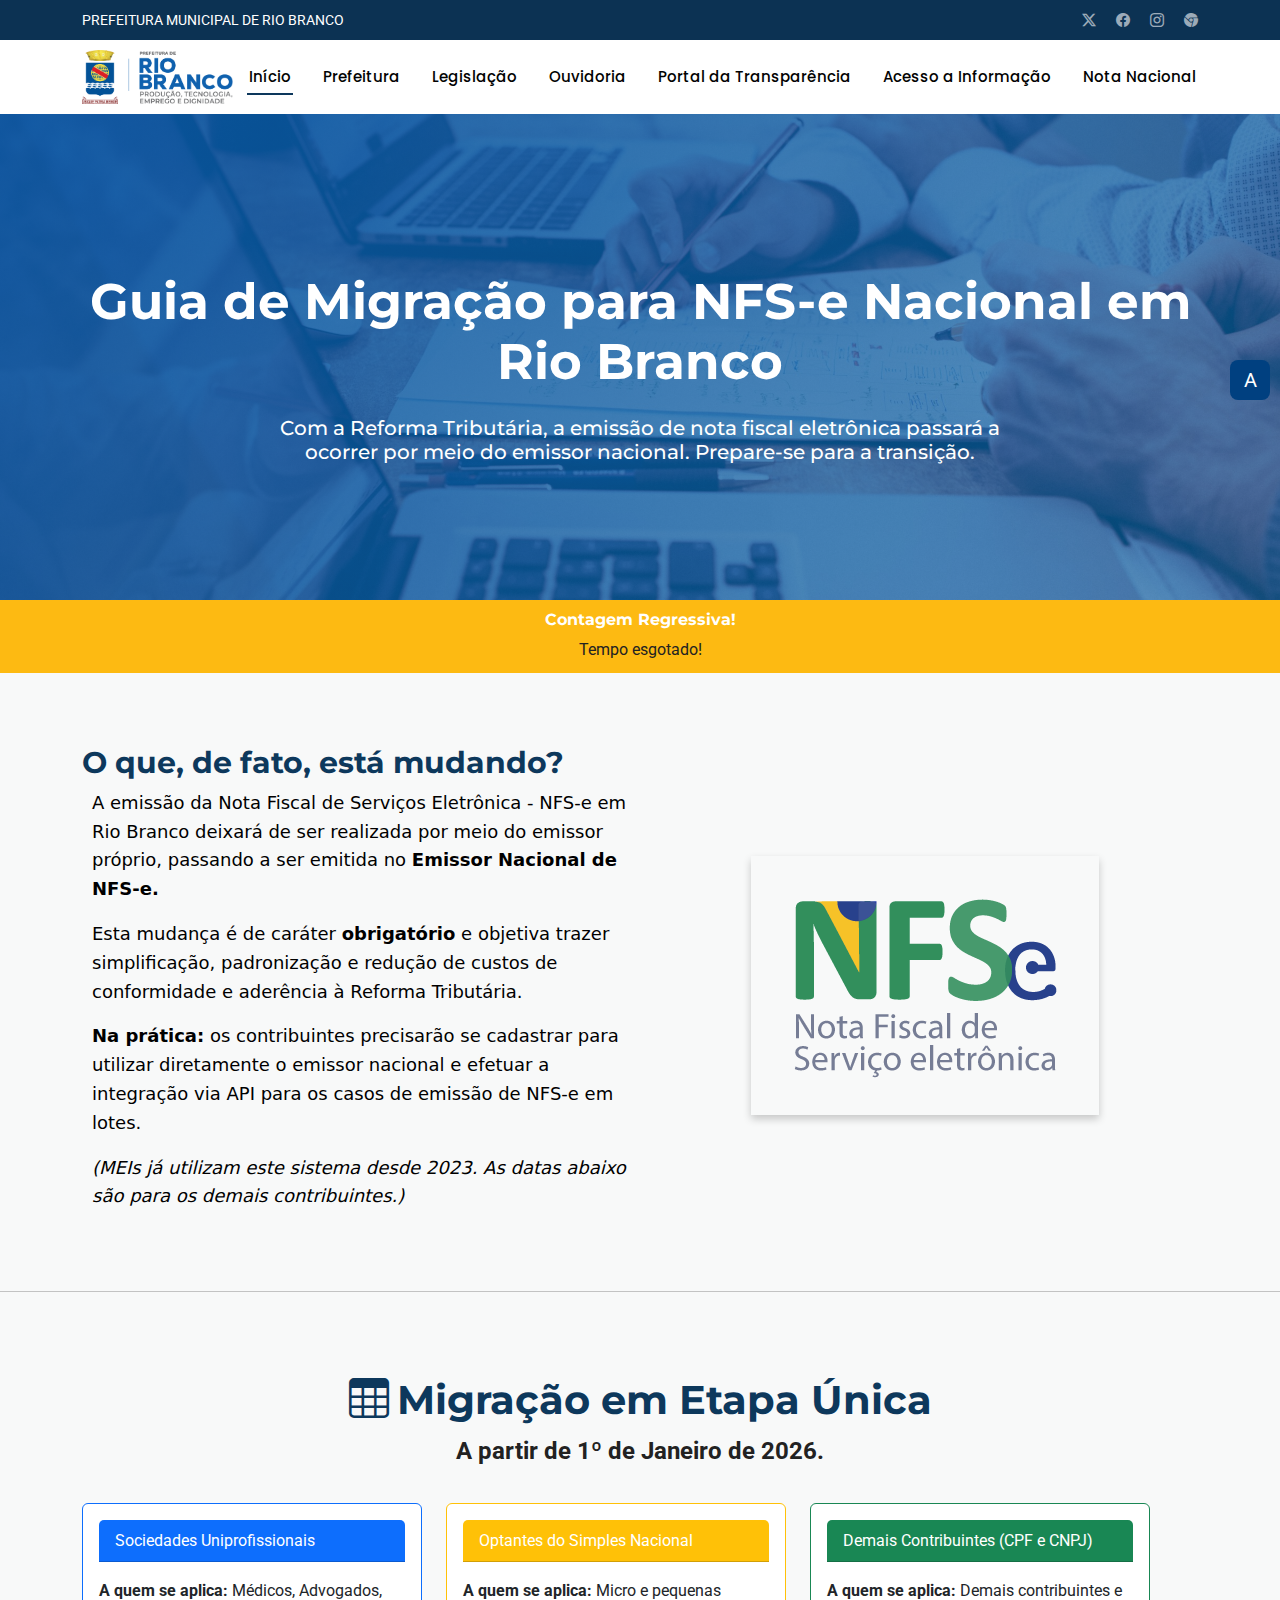
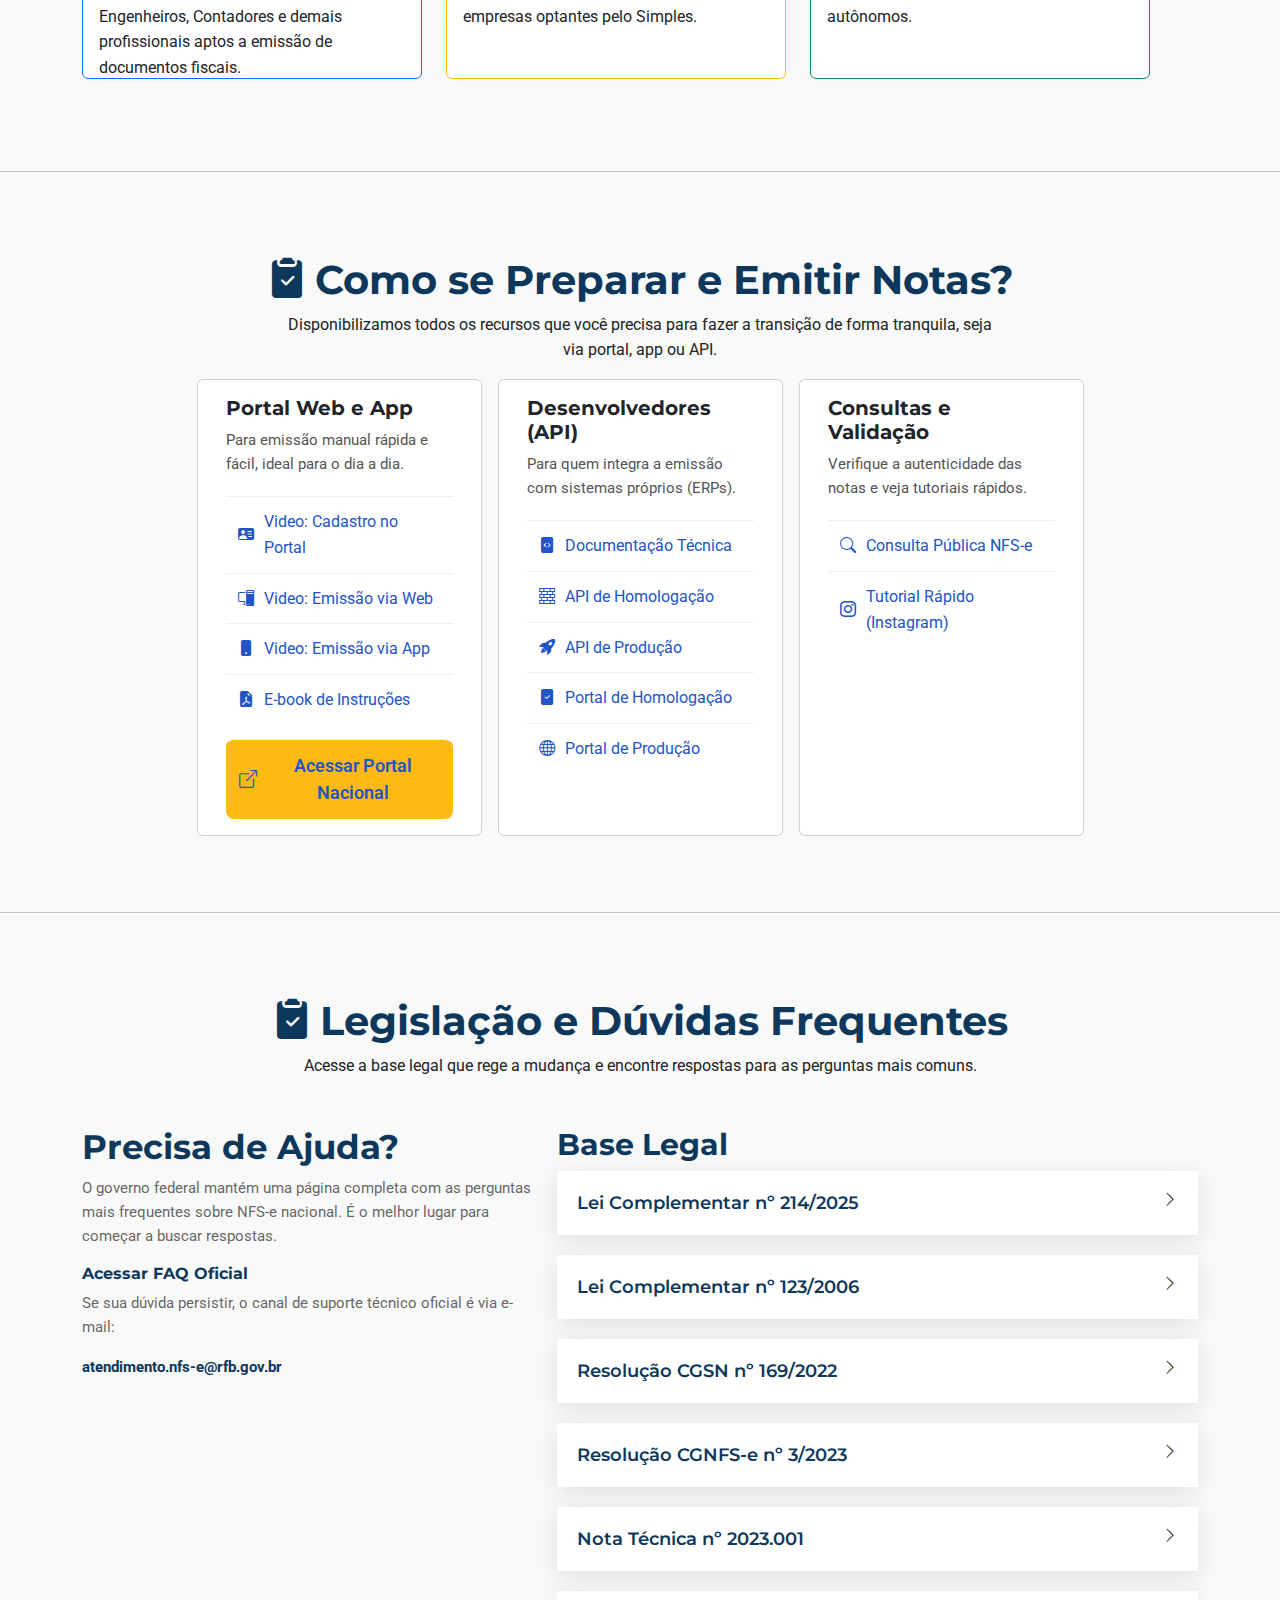
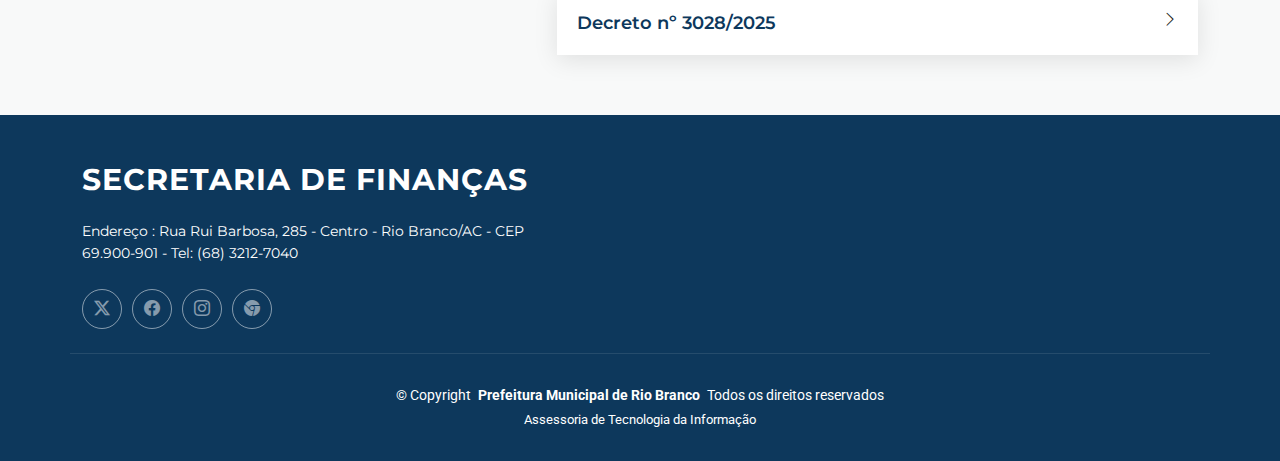
<file: migracao_nfse_nacional.html>
<!DOCTYPE html>
<html lang="pt-BR">

<head>
  <meta charset="utf-8">
  <meta content="width=device-width, initial-scale=1.0" name="viewport">
  <title>Guia de Migração NFS-e Nacional - PMRB</title>
  <meta content="" name="description">
  <meta content="" name="keywords">

  <!-- Favicons -->
  <link href="notanacional/img/favconrbo.png" rel="icon" type="image/png">
  <link href="notanacional/img/favconrbo.png" rel="apple-touch-icon">

  <!-- Fonts -->
  <link href="https://fonts.googleapis.com" rel="preconnect">
  <link href="https://fonts.gstatic.com" rel="preconnect" crossorigin>
  <link href="https://fonts.googleapis.com/css2?family=Roboto:ital,wght@0,100;0,300;0,400;0,500;0,700;0,900;1,100;1,300;1,400;1,500;1,700;1,900&family=Montserrat:ital,wght@0,100;0,200;0,300;0,400;0,500;0,600;0,700;0,800;0,900;1,100;1,200;1,300;1,400;1,500;1,600;1,700;1,800;1,900&family=Poppins:ital,wght@0,100;0,200;0,300;0,400;0,500;0,600;0,700;0,800;0,900;1,100;1,200;1,300;1,400;1,500;1,600;1,700;1,800;1,900&display=swap" rel="stylesheet">

  <!-- Vendor CSS Files -->
  <link href="notanacional/vendor/bootstrap/css/bootstrap.min.css" rel="stylesheet">
  <link href="notanacional/vendor/bootstrap-icons/bootstrap-icons.css" rel="stylesheet">
  <link href="notanacional/vendor/aos/aos.css" rel="stylesheet">
  <link href="notanacional/vendor/glightbox/css/glightbox.min.css" rel="stylesheet">
  <link href="notanacional/vendor/swiper/swiper-bundle.min.css" rel="stylesheet">

  <!-- Main CSS File -->
  <link href="notanacional/css/main.css" rel="stylesheet">
  <link href="notanacional/css/styles.css" rel="stylesheet">
  <link href="notanacional/css/timeline.css" rel="stylesheet">
  <link rel="stylesheet" href="notanacional/css/acessibilidade.css">
  <!-- =======================================================
  * Template Name: PMRBO
  ======================================================== -->
</head>
<body class="index-page"> <!-- Inicio do corpo da página -->
  <!-- Botão flutuante -->
  <button id="acessibilidade-btn" aria-label="Abrir menu de acessibilidade">A</button>
  <!-- Fim do Botão Flutuante -->
  <!-- Menu -->
  <div id="acessibilidade-menu" role="dialog" aria-label="Menu de acessibilidade">
    <button data-action="aumentarFonte">Aumentar fonte</button>
    <button data-action="diminuirFonte">Diminuir fonte</button>
    <button data-action="aumentarEspacamento">Aumentar espaçamento</button>
    <button data-action="diminuirEspacamento">Diminuir espaçamento</button>
    <button data-action="toggleAltoContraste">Alto contraste</button>
    <button data-action="toggleTonsCinza">Escala de cinza</button>
    <button data-action="toggleLinksSublinhados">Sublinhar links</button>
    <button data-action="toggleCursorGrande">Cursor grande</button>
    <button data-action="resetar">Redefinir</button>
  </div>
  <!-- Fim do Menu  -->
  <div vw class="enabled">
    <div vw-access-button class="active"></div>
    <div vw-plugin-wrapper>
      <div class="vw-plugin-top-wrapper"></div>
    </div>
  </div>
  <script src="https://vlibras.gov.br/app/vlibras-plugin.js"></script>
  <script>
    new window.VLibras.Widget('https://vlibras.gov.br/app');
  </script>
  <header id="header" class="header fixed-top">
    <div class="topbar d-flex align-items-center">
      <div class="container d-flex justify-content-center justify-content-md-between">
        <div class="contact-info d-flex align-items-center">
          <a href="https://www.riobranco.ac.gov.br" class="text-white">PREFEITURA MUNICIPAL DE RIO BRANCO</a>
          <!-- <button class="btn btn-outline-light me-2" onclick="increaseFontSize()">A+</button>
          <button class="btn btn-outline-light me-2" onclick="resetFontSize()">A</button>
          <button class="btn btn-outline-light me-2" onclick="decreaseFontSize()">A-</button>
          <button class="btn btn-outline-light" onclick="toggleContrast()">Contraste</button> -->
        </div>
        <div class="social-links d-none d-md-flex align-items-center">
          <a href="https://x.com/PrefRioBranco?mx=2"><i class="bi bi-twitter-x"></i></a>
          <a href="https://www.facebook.com/PrefRioBranco"><i class="bi bi-facebook"></i></a>
          <a href=" https://www.instagram.com/prefriobranco/"><i class="bi bi-instagram"></i></a>
          <a href="https://www.riobranco.ac.gov.br"><i class="bi bi-browser-chrome"></i></a>
        </div>
      </div>
    </div>
    <!-- End Top Bar -->
    <!--INICIO HEADER-->
    <div class="branding d-flex align-items-center">
      <div class="container position-relative d-flex align-items-center justify-content-between">
        <a href="https://receita.riobranco.ac.gov.br/" class="d-flex align-items-center">      
          <!-- Uncomment the line below if you also wish to use an image logo -->
          <img src="notanacional/img/logoPref.png" alt="Brasão do Portal" class="img-fluid full-width no-invert" width="200px">
        </a>
        <nav id="navmenu" class="navmenu" role="navigation" aria-label="Menu principal">
          <ul>
            <li><a href="https://receita.riobranco.ac.gov.br/" class="active">Início</a></li>
            <li><a href="https://www.riobranco.ac.gov.br" target="_blank">Prefeitura</a></li>
            <li><a href="https://leismunicipais.com.br/prefeitura/ac/riobranco" target="_blank">Legislação</a></li>
            <li><a href="https://www.riobranco.ac.gov.br/?page_id=10312" target="_blank">Ouvidoria</a></li>
            <li><a href="https://transparencia.riobranco.ac.gov.br/" target="_blank">Portal da Transparência</a></li>
            <li><a href="http://portalcgm.riobranco.ac.gov.br/lai/" target="_blank">Acesso a Informação</a></li>
            <li><a href="nota_nacional.html" target="_blank">Nota Nacional</a></li>
          </ul>
          <i class="mobile-nav-toggle d-xl-none bi bi-list" aria-hidden="true"></i>
        </nav>
      </div>
    </div>
  </header>
<!--FIM DO HEADER-->
  <main class="main">
    <div class="nfse-hero">
      <div class="nfse-container">
        <div class="col-md-12 position-absolute top-50 start-50 translate-middle text-white mt-5">          
          <h1 class="titulo-guia-migracao text-white pt-5">Guia de Migração para NFS-e Nacional em<br> Rio Branco</h1>
          <h5 class="text-white pt-3">Com a Reforma Tributária, a emissão de nota fiscal eletrônica passará a <br>
            ocorrer por meio do emissor nacional. Prepare-se para a transição.</h5>
        </div>
      </div>  
    </div>
    <div class="col-md-12 text-center mb-4 bg-contagem-regressiva">
      <h6 class="titulo-contagem-regressiva text-white">Contagem Regressiva!</h6>
      <div class="contador" id="countdown">
        <div class="contador-item">
          <span id="days"></span>
          <span class="contador-label">Dias</span> 
        </div>
        <div class="contador-item">
          <span id="hours"></span>
          <span class="contador-label">Horas</span> 
        </div>
        <div class="contador-item">
          <span id="minutes"></span><span class="contador-label">Minutos</span>
        </div>
      </div>
    </div>        
    <!-- O QUE DE FATO ESTÁ MUDANDO -->
    <div class="container">      
      <div class="row py-5">
        <div class="col-md-6 d-flex flex-column justify-content-center text-primary">
          <h3>O que, de fato, está mudando?</h3>
          <p class="whats-text">A emissão da Nota Fiscal de Serviços Eletrônica - NFS-e em Rio Branco deixará de ser realizada por meio do emissor próprio, 
            passando a ser emitida no <strong>Emissor Nacional de NFS-e.</strong></p>
          <p class="whats-text">Esta mudança é de caráter <strong>obrigatório</strong> e objetiva trazer simplificação, padronização e redução de custos de conformidade e 
            aderência à Reforma Tributária.</p>
          <p class="whats-text"><strong>Na prática:</strong> os contribuintes precisarão se cadastrar para utilizar diretamente o emissor nacional e 
            efetuar a integração via API para os casos de emissão de NFS-e em lotes.</p>
          <p class="whats-text"><i>(MEIs já utilizam este sistema desde 2023. As datas abaixo são para os demais contribuintes.)</i></p>
        </div>
        <div class="col-md-6 d-flex justify-content-center align-items-center">
          <img src="notanacional/img/nfse.png" class="img-fluid image-nfse" alt="NFSe - Nota Fiscal Eletrônica">
        </div>
      </div>
    </div>
    <!-- FIM O QUE DE FATO ESTÁ MUDANDO -->  
     <hr>
    <!-- INICIO CRONOGRAMA DE MIGRAÇÃO -->
    <section>
      <div class="container">
        <div class="row">
            <div class="d-flex align-items-center justify-content-center">
              <i class="bi bi-table me-2" style="color: #0d385c; font-size: 40px;"></i>
              <h2 class="text-center mb-0">Migração em Etapa Única</h2>
            </div>
          <p class="text-center" style="font-size: 24px;"><strong>A partir de 1º de Janeiro de 2026.</strong></p>
        <div class="row py-3">
          <div class="row row-cols-1 row-cols-md-3">
            <div class="col">
              <div class="card border-primary" style="height: 176px;">
                <!-- <img src="..." class="card-img-top" alt="..."> -->
                <div class="card-body">
                  <div class="card-header bg-primary text-white">Sociedades Uniprofissionais</div>
                  <!-- <h5 class="card-title text-white bg-primary"></h5> -->
                  <!-- <p><strong>Data de Ingresso:</strong> 01/01/2026</p> -->
                  <p class="card-text mt-3"><strong>A quem se aplica:</strong> Médicos, Advogados, Engenheiros, Contadores e demais profissionais aptos a emissão de documentos fiscais.</p>
                </div>
              </div>
            </div>
            <div class="col">
              <div class="card border-warning" style="height: 176px;">
                <!-- <img src="..." class="card-img-top" alt="..."> -->
                <div class="card-body">
                  <div class="card-header bg-warning text-white">Optantes do Simples Nacional</div>
                  <!-- <h5 class="card-title text-warning">Optantes do Simples Nacional</h5> -->
                  <!-- <p><strong>Data de Ingresso:</strong> 01/01/2026</p> -->
                  <p class="card-text mt-3"><strong>A quem se aplica:</strong> Micro e pequenas empresas optantes pelo Simples.</p>
                </div>
              </div>
            </div>
            <div class="col">
              <div class="card border-success" style="height: 176px;">
                <!-- <img src="..." class="card-img-top" alt="..."> -->
                <div class="card-body">
                  <div class="card-header bg-success text-white">Demais Contribuintes (CPF e CNPJ)</div>
                  <!-- <h5 class="card-title text-success">Demais Contribuintes</h5> -->
                  <!-- <p><strong>Data de Ingresso:</strong> 01/01/2026</p> -->
                  <p class="card-text mt-3"><strong>A quem se aplica:</strong> Demais contribuintes e autônomos.</p>
                </div>
              </div>
            </div>
          </div>
        </div>
      </div>
    </section>
    <!-- FIM CRONOGRAMA DE MIGRAÇÃO -->
    <hr>
    <!-- INICIO Como se Preparar e Emitir Notas? -->
    <section>
      <div class="container">
        <div class="row">
            <div class="d-flex align-items-center justify-content-center">
              <i class="bi bi-clipboard2-check-fill me-2" style="color: #0d385c; font-size: 40px;"></i>
              <h2 class="text-center mb-0">Como se Preparar e Emitir Notas?</h2>
            </div>
            <p class="text-center">
            Disponibilizamos todos os recursos que você precisa para fazer a transição de forma tranquila, seja <br>
            via portal, app ou API.
            </p>
        </div>
        <div class="row gap-3 justify-content-center">
            <div class="card text-bg-ligth col-md-3" style="transition: transform 0.3s; cursor: pointer;" onmouseover="this.style.transform='translateY(-10px)'" onmouseout="this.style.transform='translateY(0)'">            
              <div class="card-body">
                <h5 class="card-title"><strong>Portal Web e App</strong></h5>
                <div class="nfse-resource-card">
                  <p class="card-description">Para emissão manual rápida e fácil, ideal para o dia a dia.</p>
                  <a href="https://www.youtube.com/watch?v=jCf0QQ4n7xc" target="_blank"><i class="bi bi-person-vcard-fill"></i> Video: Cadastro no Portal</a>
                  <a href="https://www.youtube.com/watch?v=Oxf-l9-Mh1o" target="_blank"><i class="bi bi-pc-display"></i> Video: Emissão via Web</a>
                  <a href="https://www.youtube.com/watch?v=Z152-eXvOMA" target="_blank"><i class="bi bi-phone-fill"></i> Video: Emissão via App</a>
                  <a href="https://www.gov.br/nfse/pt-br/ebook-cadastramento-e-emissao-nfs-e-ago-2023.pdf" target="_blank"><i class="bi bi-file-earmark-pdf-fill"></i> E-book de Instruções</a>
                  <a href="https://www.nfse.gov.br/EmissorNacional/" class="btn btn-lg nfse-main-cta-link" target="_blank">
                    <i class="bi bi-box-arrow-up-right"></i>Acessar Portal Nacional
                  </a>
                </div>
              </div>
            </div>
          <div class="card text-bg-ligth col-md-3"  style="transition: transform 0.3s; cursor: pointer;" onmouseover="this.style.transform='translateY(-10px)'" onmouseout="this.style.transform='translateY(0)'">
            <div class="card-body">
              <h5 class="card-title"><strong>Desenvolvedores (API)</strong></h5>
              <div class="nfse-resource-card">
                <p class="card-description">Para quem integra a emissão com sistemas próprios (ERPs).</p>
                  <a href="https://www.gov.br/nfse/pt-br/biblioteca/documentacao-tecnica" target="_blank"><i class="bi bi-file-code-fill"></i> Documentação Técnica</a>
                  <a href="https://www.producaorestrita.nfse.gov.br/swagger/contribuintesissqn/" target="_blank"><i class="bi bi-bricks"></i> API de Homologação</a>
                  <a href="https://www.nfse.gov.br/swagger/contribuintesissqn/" target="_blank"><i class="bi bi-rocket-takeoff-fill"></i> API de Produção</a>
                  <a href="https://www.producaorestrita.nfse.gov.br/EmissorNacional/" target="_blank"><i class="bi bi-file-check-fill"></i> Portal de Homologação</a>
                  <a href="https://www.nfse.gov.br/EmissorNacional/" target="_blank"><i class="bi bi-globe"></i> Portal de Produção</a>
              </div>
            </div>
          </div>
          <div class="card text-bg-ligth col-md-3"  style="transition: transform 0.3s; cursor: pointer;" onmouseover="this.style.transform='translateY(-10px)'" onmouseout="this.style.transform='translateY(0)'">
            <div class="card-body">
              <h5 class="card-title"><strong>Consultas e Validação</strong></h5>
              <div class="nfse-resource-card">
                  <p class="card-description">Verifique a autenticidade das notas e veja tutoriais rápidos.</p>
                  <a href="https://www.nfse.gov.br/consultapublica" target="_blank"><i class="bi bi-search"></i> Consulta Pública NFS-e</a>
                  <a href="https://www.instagram.com/reel/Cx9Nt4muI1r/?igshid=NjZiM2M3MzIxNA%3D%3D" target="_blank"><i class="bi bi-instagram"></i> Tutorial Rápido (Instagram)</a>
              </div>
            </div>
          </div>
        </div>
      <div>
    </section>
    <!-- FIM Como se Preparar e Emitir Notas? -->
    <hr>
    <!-- Faq Section -->
    <section id="faq" class="faq section">
      <div class="container">
          <div class="d-flex align-items-center justify-content-center">
              <i class="bi bi-clipboard2-check-fill me-2" style="color: #0d385c; font-size: 40px;"></i>
              <h2 class="text-center mb-0">Legislação e Dúvidas Frequentes</h2>
          </div>
          <p class="text-center mn-3">
            Acesse a base legal que rege a mudança e encontre respostas para as perguntas mais comuns.
          </p>
        <div class="row gy-4 mt-4">
          <div class="col-lg-5">
            <div class="content px-xl-10">
              <h3><span><strong>Precisa de Ajuda?</strong></span></h3>
              <p>O governo federal mantém uma página completa com as perguntas mais frequentes sobre NFS-e nacional.
                É o melhor lugar para começar a buscar respostas.
              </p>
              <h6><strong><a href="https://www.gov.br/nfse/pt-br/copy_of_perguntas-frequentes/copy_of_faq-nfs-e" target="_blank">Acessar FAQ Oficial</a></strong></h6>
              <p>Se sua dúvida persistir, o canal de suporte técnico oficial é via e-mail:</p>
              <p><strong><a href="mailto:atendimento.nfs-e@rfb.gov.br" target="_blank">atendimento.nfs-e@rfb.gov.br</a></strong></p>
            </div>
          </div>
          <div class="col-lg-7">
            <h3>Base Legal</h3>
            <div class="faq-container">
              <div class="faq-item">
                <h3><span>Lei Complementar nº 214/2025</span></h3>                
                <div class="faq-content">
                  <p>
                    Institui o IBS, a CBS e o Imposto Seletivo, preparando o terreno para a Reforma Tributária.
                    <a href="http://legislacao.planalto.gov.br/legisla/legislacao.nsf/Viw_Identificacao/lcp%20214-2025?OpenDocument" target="=_blank"><strong>Acessar Lei -></strong></a>
                  </p>
                </div>
                <i class="faq-toggle bi bi-chevron-right"></i>
              </div><!-- End Faq item-->
              <div class="faq-item">
                <h3><span>Lei Complementar nº 123/2006</span></h3>                
                <div class="faq-content">
                  <p>
                    Lei que institui o Estatuto Nacional da Microempresa e da Empresa de Pequeno Porte.
                    <a href="https://www.planalto.gov.br/ccivil_03/leis/lcp/lcp123.htm" target="=_blank"><strong>Acessar Lei -></strong></a>
                  </p>
                </div>
                <i class="faq-toggle bi bi-chevron-right"></i>
              </div><!-- End Faq item-->
              <div class="faq-item">
                <h3><span>Resolução CGSN nº 169/2022</span></h3>                
                <div class="faq-content">
                  <p>
                    Define a obrigatoriedade da NFS-e nacional para o MEI.
                    <a href="http://normas.receita.fazenda.gov.br/sijut2consulta/link.action?idAto=125242" target="=_blank"><strong>Acessar Resolução -></strong></a>
                  </p>
                </div>
                <i class="faq-toggle bi bi-chevron-right"></i>
              </div><!-- End Faq item-->
              <div class="faq-item">
                <h3><span>Resolução CGNFS-e nº 3/2023</span></h3>                
                <div class="faq-content">
                  <p>
                    Dispõe sobre o modelo da Nota Fiscal de Serviço eletrônica de padrão nacional.
                    <a href="http://normas.receita.fazenda.gov.br/sijut2consulta/link.action?idAto=133140" target="=_blank"><strong>Acessar Resolução -></strong></a>
                  </p>
                </div>
                <i class="faq-toggle bi bi-chevron-right"></i>
              </div><!-- End Faq item-->
              <div class="faq-item">
                <h3><span>Nota Técnica nº 2023.001</span></h3>                
                <div class="faq-content">
                  <p>
                    Detalha a obrigatoriedade da NFS-e nacional para o Microempreendedor Individual (MEI). 
                    <a href="https://www.gov.br/nfse/pt-br/nt-2023-001-obrigatoriedade-da-nfs-e-nacional-para-o-mei.pdf" target="=_blank"><strong>Acessar Nota Técnica -></strong></a>
                  </p>
                </div>
                <i class="faq-toggle bi bi-chevron-right"></i>
              </div><!-- End Faq item-->
              <div class="faq-item">
                <h3><span>Decreto nº 3028/2025</span></h3>                
                <div class="faq-content">
                  <p>
                    Altera o Decreto Municipal nº 3028, de 29 de outubro de 2025.
                    <a href="notanacional/docs/Decreto_3028_2025.pdf" target="_blank"><strong>Acessar Decreto -></strong></a>
                  </p>
                </div>
                <i class="faq-toggle bi bi-chevron-right"></i>
              </div><!-- End Faq item-->
            </div>
          </div>
        </div>
      </div>
    </section><!-- FIM FAQ SECTION -->
  </main>

  <footer id="footer" class="footer accent-background">
    <div class="container footer-top">
      <div class="row gy-4">
        <div class="col-lg-5 col-md-12 footer-about">
          <a href="nota_nacional.html" class="logo d-flex align-items-center">
            <span class="sitename">SECRETARIA DE FINANÇAS</span>
          </a>
          <p>Endereço :  Rua Rui Barbosa, 285 - Centro - Rio Branco/AC - CEP 69.900-901 - Tel: (68) 3212-7040 </p>
          <div class="social-links d-flex mt-4">
            <a href="https://x.com/PrefRioBranco?mx=2"><i class="bi bi-twitter-x"></i></a>
            <a href="https://www.facebook.com/PrefRioBranco"><i class="bi bi-facebook"></i></a>
            <a href=" https://www.instagram.com/prefriobranco/"><i class="bi bi-instagram"></i></a>
            <a href="https://www.riobranco.ac.gov.br"><i class="bi bi-browser-chrome"></i></a>
          </div>
        </div>
        <div class="col-lg-2 col-6 footer-links">      
          <ul>
          </ul>
        </div>
        <div class="col-lg-2 col-6 footer-links">
          <ul>
          </ul>
        </div>
        <div class="col-lg-3 col-md-12 footer-contact text-center text-md-start">
        </div>
      </div>
    </div>

    <div class="container copyright text-center mt-4">
      <p>© <span>Copyright</span> <strong class="px-1 sitename">Prefeitura Municipal de Rio Branco</strong> <span>Todos os direitos reservados</span></p>
      <div class="credits">
        <a href="#">Assessoria de Tecnologia da Informação</a>
      </div>
    </div>
  </footer>

  <!-- Scroll Top -->
  <a href="#" id="scroll-top" class="scroll-top d-flex align-items-center justify-content-center"><i class="bi bi-arrow-up-short"></i></a>

  <!-- Preloader -->
  <div id="preloader"></div>

  <!-- Vendor JS Files -->
  <script src="notanacional/vendor/bootstrap/js/bootstrap.bundle.min.js"></script>
  <script src="notanacional/vendor/php-email-form/validate.js"></script>
  <script src="notanacional/vendor/aos/aos.js"></script>
  <script src="notanacional/vendor/glightbox/js/glightbox.min.js"></script>
  <script src="notanacional/vendor/swiper/swiper-bundle.min.js"></script>
  <script src="notanacional/vendor/purecounter/purecounter_vanilla.js"></script>
  <script src="notanacional/vendor/imagesloaded/imagesloaded.pkgd.min.js"></script>
  <script src="notanacional/vendor/isotope-layout/isotope.pkgd.min.js"></script>
  
  <!-- Main JS File -->
  <script src="notanacional/js/main.js"></script>
  <!-- Accessibility.js -->
  <script src="notanacional/js/acessibilidade.js"></script>
  
</body>

</html>
</file>
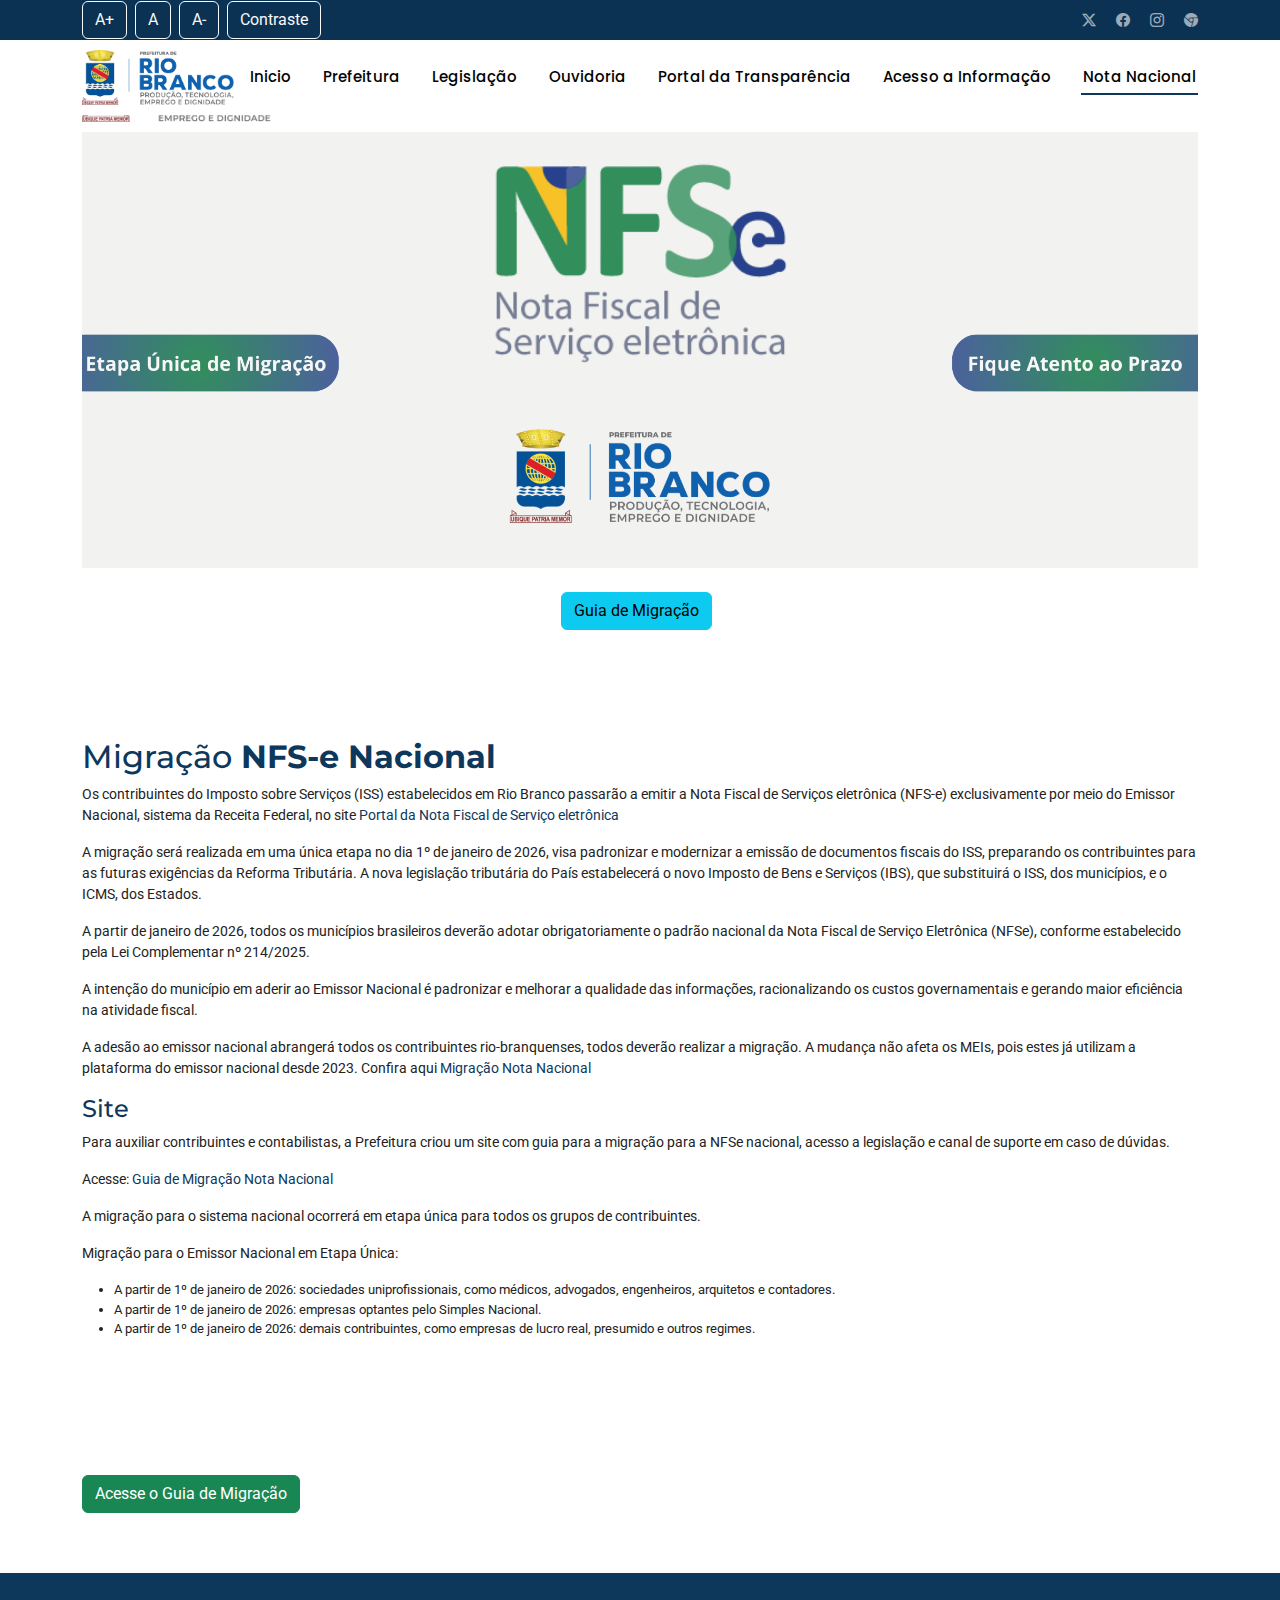
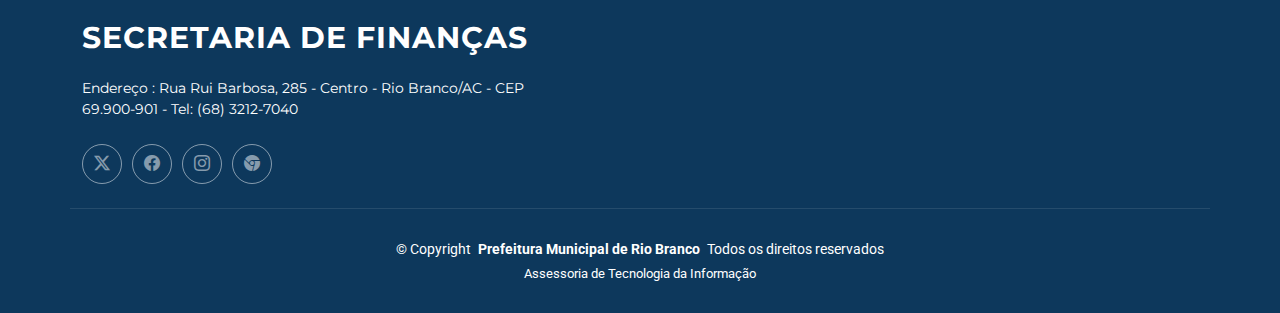
<file: nota_nacional.html>
<!DOCTYPE html>
<html lang="pt-BR">

<head>
  <meta charset="utf-8">
  <meta content="width=device-width, initial-scale=1.0" name="viewport">
  <title>Serviços Online - Portal do Cidadão</title>
  <meta content="" name="description">
  <meta content="" name="keywords">

  <!-- Favicons -->
  <link href="assets/img/favconrbo.png" rel="icon" type="image/png">
  <link href="assets/img/favconrbo.png" rel="apple-touch-icon">

  <!-- Fonts -->
  <link href="https://fonts.googleapis.com" rel="preconnect">
  <link href="https://fonts.gstatic.com" rel="preconnect" crossorigin>
  <link
    href="https://fonts.googleapis.com/css2?family=Roboto:ital,wght@0,100;0,300;0,400;0,500;0,700;0,900;1,100;1,300;1,400;1,500;1,700;1,900&family=Montserrat:ital,wght@0,100;0,200;0,300;0,400;0,500;0,600;0,700;0,800;0,900;1,100;1,200;1,300;1,400;1,500;1,600;1,700;1,800;1,900&family=Poppins:ital,wght@0,100;0,200;0,300;0,400;0,500;0,600;0,700;0,800;0,900;1,100;1,200;1,300;1,400;1,500;1,600;1,700;1,800;1,900&display=swap"
    rel="stylesheet">

  <!-- Vendor CSS Files -->
  <link href="assets/vendor/bootstrap/css/bootstrap.min.css" rel="stylesheet">
  <link href="assets/vendor/bootstrap-icons/bootstrap-icons.css" rel="stylesheet">
  <link href="assets/vendor/aos/aos.css" rel="stylesheet">
  <link href="assets/vendor/glightbox/css/glightbox.min.css" rel="stylesheet">
  <link href="assets/vendor/swiper/swiper-bundle.min.css" rel="stylesheet">

  <!-- Main CSS File -->
  <link href="assets/css/main.css" rel="stylesheet">
  <link href="assets/css/styles.css" rel="stylesheet">
  <style>
    .high-contrast {
      background-color: #000;
      color: #fff;
    }
  </style>
  <!-- =======================================================
  * Template Name: PMRBO
  ======================================================== -->
</head>

<body class="index-page"> <!-- Inicio do corpo da página -->

  <!-- Conteúdo da página -->
  <div vw class="enabled">
    <div vw-access-button class="active"></div>
    <div vw-plugin-wrapper>
      <div class="vw-plugin-top-wrapper"></div>
    </div>
  </div>
  <script src="https://vlibras.gov.br/app/vlibras-plugin.js"></script>
  <script>
    new window.VLibras.Widget('https://vlibras.gov.br/app');
  </script>
  <header id="header" class="header fixed-top">
    <div class="topbar d-flex align-items-center">
      <div class="container d-flex justify-content-center justify-content-md-between">
        <div class="contact-info d-flex align-items-center">
          <button class="btn btn-outline-light me-2" onclick="increaseFontSize()">A+</button>
          <button class="btn btn-outline-light me-2" onclick="resetFontSize()">A</button>
          <button class="btn btn-outline-light me-2" onclick="decreaseFontSize()">A-</button>
          <button class="btn btn-outline-light" onclick="toggleContrast()">Contraste</button>
        </div>
        <div class="social-links d-none d-md-flex align-items-center">
          <a href="https://x.com/PrefRioBranco?mx=2"><i class="bi bi-twitter-x"></i></a>
          <a href="https://www.facebook.com/PrefRioBranco"><i class="bi bi-facebook"></i></a>
          <a href=" https://www.instagram.com/prefriobranco/"><i class="bi bi-instagram"></i></a>
          <a href="https://www.riobranco.ac.gov.br"><i class="bi bi-browser-chrome"></i></a>
        </div>
      </div>
    </div><!-- End Top Bar -->

    <div class="branding d-flex align-items-center">
      <div class="container position-relative d-flex align-items-center justify-content-between">
        <a href="index.html" class="d-flex align-items-center">
          <!-- Uncomment the line below if you also wish to use an image logo -->
          <img src="assets/img/logoPref.png" alt="Brasão do Portal" class="img-fluid full-width" width="200px">
        </a>

        <nav id="navmenu" class="navmenu">
          <ul>
            <li><a href="#" class="active">Inicio</a></li>
            <li><a href="https://www.riobranco.ac.gov.br" target="_blank">Prefeitura</a></li>
            <li><a href="https://leismunicipais.com.br/prefeitura/ac/riobranco" target="_blank">Legislação</a></li>
            <li><a href="https://www.riobranco.ac.gov.br/?page_id=10312" target="_blank">Ouvidoria</a></li>
            <li><a href="https://transparencia.riobranco.ac.gov.br/" target="_blank">Portal da Transparência</a></li>
            <li><a href="http://portalcgm.riobranco.ac.gov.br/lai/" target="_blank">Acesso a Informação</a></li>
          </ul>
          <i class="mobile-nav-toggle d-xl-none bi bi-list"></i>
        </nav>
      </div>
    </div>
  </header>

  <body class="refis-page">

    <header id="header" class="header fixed-top">
      <div class="topbar d-flex align-items-center">
        <div class="container d-flex justify-content-center justify-content-md-between">
          <div class="contact-info d-flex align-items-center">
            <button class="btn btn-outline-light me-2" onclick="increaseFontSize()">A+</button>
            <button class="btn btn-outline-light me-2" onclick="resetFontSize()">A</button>
            <button class="btn btn-outline-light me-2" onclick="decreaseFontSize()">A-</button>
            <button class="btn btn-outline-light" onclick="toggleContrast()">Contraste</button>
          </div>
          <div class="social-links d-none d-md-flex align-items-center">
            <a href="https://x.com/PrefRioBranco?mx=2"><i class="bi bi-twitter-x"></i></a>
            <a href="https://www.facebook.com/PrefRioBranco"><i class="bi bi-facebook"></i></a>
            <a href=" https://www.instagram.com/prefriobranco/"><i class="bi bi-instagram"></i></a>
            <a href="https://www.riobranco.ac.gov.br"><i class="bi bi-browser-chrome"></i></a>
          </div>
        </div>
      </div>
      <div class="branding d-flex align-items-center">
        <div class="container position-relative d-flex align-items-center justify-content-between">
          <a href="index.html" class="d-flex align-items-center">
            <img src="assets/img/logoPref.png" alt="Brasão do Portal" class="img-fluid full-width" width="200px">
          </a>

          <nav id="navmenu" class="navmenu">
            <ul>
              <li><a href="index.html">Inicio</a></li>
              <li><a href="https://www.riobranco.ac.gov.br" target="_blank">Prefeitura</a></li>
              <li><a href="https://leismunicipais.com.br/prefeitura/ac/riobranco" target="_blank">Legislação</a></li>
              <li><a href="https://www.riobranco.ac.gov.br/?page_id=10312" target="_blank">Ouvidoria</a></li>
              <li><a href="https://transparencia.riobranco.ac.gov.br/" target="_blank">Portal da Transparência</a></li>
              <li><a href="http://portalcgm.riobranco.ac.gov.br/lai/" target="_blank">Acesso a Informação</a></li>
              <li><a href="migracao_nfse_nacional.html" class="active">Nota Nacional</a></li>
            </ul>
            <i class="mobile-nav-toggle d-xl-none bi bi-list"></i>
          </nav>
        </div>
      </div>
    </header>
    <main id="main">
      <!--INICIO HERO-->
      <section class="banner-area py-5" id="banner-3">
        <div class="container">
          <div class="row align-items-center justify-content-center">
            <div class="col-md-12 col-lg-12 col-sm-12">
              <div class="banner-content text-center style-2">
                <div class="row">
                  <div class="col col-12">
                    <br><br><br>
                    <img src="assets/img/NFSeNacional.png" width="100%" class="img-responsive" alt="Nota Nacional">
                  </div>
                </div>
                <div class="row">
                  <div class="col col-md-12">
                    <br>
                    <a href="migracao_nfse_nacional.html" target="_blank" class="btn btn-info btn-circled">
                      Guia de Migração
                    </a>&nbsp;&nbsp;
                    <!-- <a href="https://una.semsa.riobranco.ac.gov.br/interact_chatclient/chat.php?ci=anonimo&servico=chatBotSemsaRioBC&da=&css=&aplicacao=persona" target="_blank" class="btn btn-info btn-circled">
                      Atendimento online 
                    </a>&nbsp;&nbsp; -->
                  </div>
                </div>
              </div>
            </div>
          </div>
        </div>
      </section>
      <section id="refis" class="container">
        <div class="content px-xl-10">
          <h2>Migração<strong> NFS-e Nacional</strong></h2>
        </div>
        <p>
          Os contribuintes do Imposto sobre Serviços (ISS) estabelecidos em Rio Branco passarão a emitir a Nota Fiscal de Serviços eletrônica (NFS-e) 
          exclusivamente por meio do Emissor Nacional, sistema da Receita Federal, no site 
          <a href="https://www.gov.br/nfse/pt-br" target="_blank">Portal da Nota Fiscal de Serviço eletrônica</a>
        </p>
        <p>
          A migração será realizada em uma única etapa no dia 1º de janeiro de 2026, visa padronizar e modernizar a emissão de documentos fiscais do ISS, 
          preparando os contribuintes para as futuras exigências da Reforma Tributária. A nova legislação tributária do País estabelecerá o novo 
          Imposto de Bens e Serviços (IBS), que substituirá o ISS, dos municípios, e o ICMS, dos Estados.
        </p>
        <p>A partir de janeiro de 2026, todos os municípios brasileiros deverão adotar obrigatoriamente o padrão nacional da Nota Fiscal de Serviço 
          Eletrônica (NFSe), conforme estabelecido pela Lei Complementar nº 214/2025.
        </p>
        <p>
          A intenção do município em aderir ao Emissor Nacional é padronizar e melhorar a qualidade das informações, racionalizando os custos 
          governamentais e gerando maior eficiência na atividade fiscal.          
        </p>
        <p>
          A adesão ao emissor nacional abrangerá todos os contribuintes rio-branquenses, todos deverão realizar a migração. A mudança não afeta os MEIs, 
          pois estes já utilizam a plataforma do emissor nacional desde 2023. 
          Confira aqui <a href="https://nfse.riobranco.ac.gov.br/#/noticias">Migração Nota Nacional</a>
        </p>
        <h4>Site</h4>
        <p>
          Para auxiliar contribuintes e contabilistas, a Prefeitura criou um site com guia para a migração para a NFSe nacional, 
          acesso a legislação e canal de suporte em caso de dúvidas. 
        </p>
        <p>Acesse: <a href="migracao_nfse_nacional.html">Guia de Migração Nota Nacional</a></p>
        <p>A migração para o sistema nacional ocorrerá em etapa única para todos os grupos de contribuintes.</p>
        <p>Migração para o Emissor Nacional em Etapa Única:</p>        
        <ul style="font-size: small;">
          <li>A partir de 1º de janeiro de 2026: sociedades uniprofissionais, como médicos, advogados, engenheiros, arquitetos e contadores.</li>
          <li>A partir de 1º de janeiro de 2026: empresas optantes pelo Simples Nacional.</li>
          <li>A partir de 1º de janeiro de 2026: demais contribuintes, como empresas de lucro real, presumido e outros regimes.</li>
        </ul>
      </section>
      <section class="container">
        <a class="btn btn-success btn-circled" href="migracao_nfse_nacional.html">Acesse o Guia de Migração</a>
      </section>
    </main>

    <footer id="footer" class="footer accent-background">

      <div class="container footer-top">
        <div class="row gy-4">
          <div class="col-lg-5 col-md-12 footer-about">
            <a href="index.html" class="logo d-flex align-items-center">
              <span class="sitename">SECRETARIA DE FINANÇAS</span>
            </a>
            <p>Endereço : Rua Rui Barbosa, 285 - Centro - Rio Branco/AC - CEP 69.900-901 - Tel: (68) 3212-7040 </p>
            <div class="social-links d-flex mt-4">
              <a href="https://x.com/PrefRioBranco?mx=2"><i class="bi bi-twitter-x"></i></a>
              <a href="https://www.facebook.com/PrefRioBranco"><i class="bi bi-facebook"></i></a>
              <a href=" https://www.instagram.com/prefriobranco/"><i class="bi bi-instagram"></i></a>
              <a href="https://www.riobranco.ac.gov.br"><i class="bi bi-browser-chrome"></i></a>
            </div>
          </div>

          <div class="col-lg-2 col-6 footer-links">

            <ul>

            </ul>
          </div>

          <div class="col-lg-2 col-6 footer-links">

            <ul>

            </ul>
          </div>

          <div class="col-lg-3 col-md-12 footer-contact text-center text-md-start">

          </div>

        </div>
      </div>

      <div class="container copyright text-center mt-4">
        <p>© <span>Copyright</span> <strong class="px-1 sitename">Prefeitura Municipal de Rio Branco</strong>
          <span>Todos os direitos reservados</span>
        </p>
        <div class="credits">
          <!-- All the links in the footer should remain intact. -->
          <!-- You can delete the links only if you've purchased the pro version. -->

          <a href="#">Assessoria de Tecnologia da Informação</a>
        </div>
      </div>


    </footer>

    <!-- Scroll Top -->
    <a href="#" id="scroll-top" class="scroll-top d-flex align-items-center justify-content-center"><i
        class="bi bi-arrow-up-short"></i></a>

    <!-- Preloader -->
    <div id="preloader"></div>

    <!-- Vendor JS Files -->
    <script src="assets/vendor/bootstrap/js/bootstrap.bundle.min.js"></script>
    <script src="assets/vendor/php-email-form/validate.js"></script>
    <script src="assets/vendor/aos/aos.js"></script>
    <script src="assets/vendor/glightbox/js/glightbox.min.js"></script>
    <script src="assets/vendor/swiper/swiper-bundle.min.js"></script>
    <script src="assets/vendor/purecounter/purecounter_vanilla.js"></script>
    <script src="assets/vendor/imagesloaded/imagesloaded.pkgd.min.js"></script>
    <script src="assets/vendor/isotope-layout/isotope.pkgd.min.js"></script>
    <!-- Acessibilidade -->
    <script>
      let currentFontSize = 14;

      function increaseFontSize() {
        currentFontSize += 2;
        applyFontSize();
      }

      function decreaseFontSize() {
        currentFontSize -= 2;
        applyFontSize();
      }

      function resetFontSize() {
        currentFontSize = 14;
        applyFontSize();
      }

      function applyFontSize() {
        document.querySelectorAll('body *').forEach(element => {
          element.style.fontSize = currentFontSize + 'px';
        });
      }

      function toggleContrast() {
        document.body.classList.toggle('high-contrast');
      }
    </script>

    <!-- Main JS File -->
    <script src="assets/js/main.js"></script>


    <script>
      const modalOverlay = document.getElementById('modalOverlay');
      const closeModalButton = document.getElementById('closeModal');

      function closeModal() {
        modalOverlay.classList.remove('active');
      }

      closeModalButton.addEventListener('click', closeModal);

      // Para que o popup apareça *apenas* no carregamento,
      // remova a classe 'active' do div 'modalOverlay' no HTML
      // e descomente a linha abaixo:
      // document.addEventListener('DOMContentLoaded', function() {
      //     modalOverlay.classList.add('active');
      // });
    </script>

  </body>

</html>
</file>
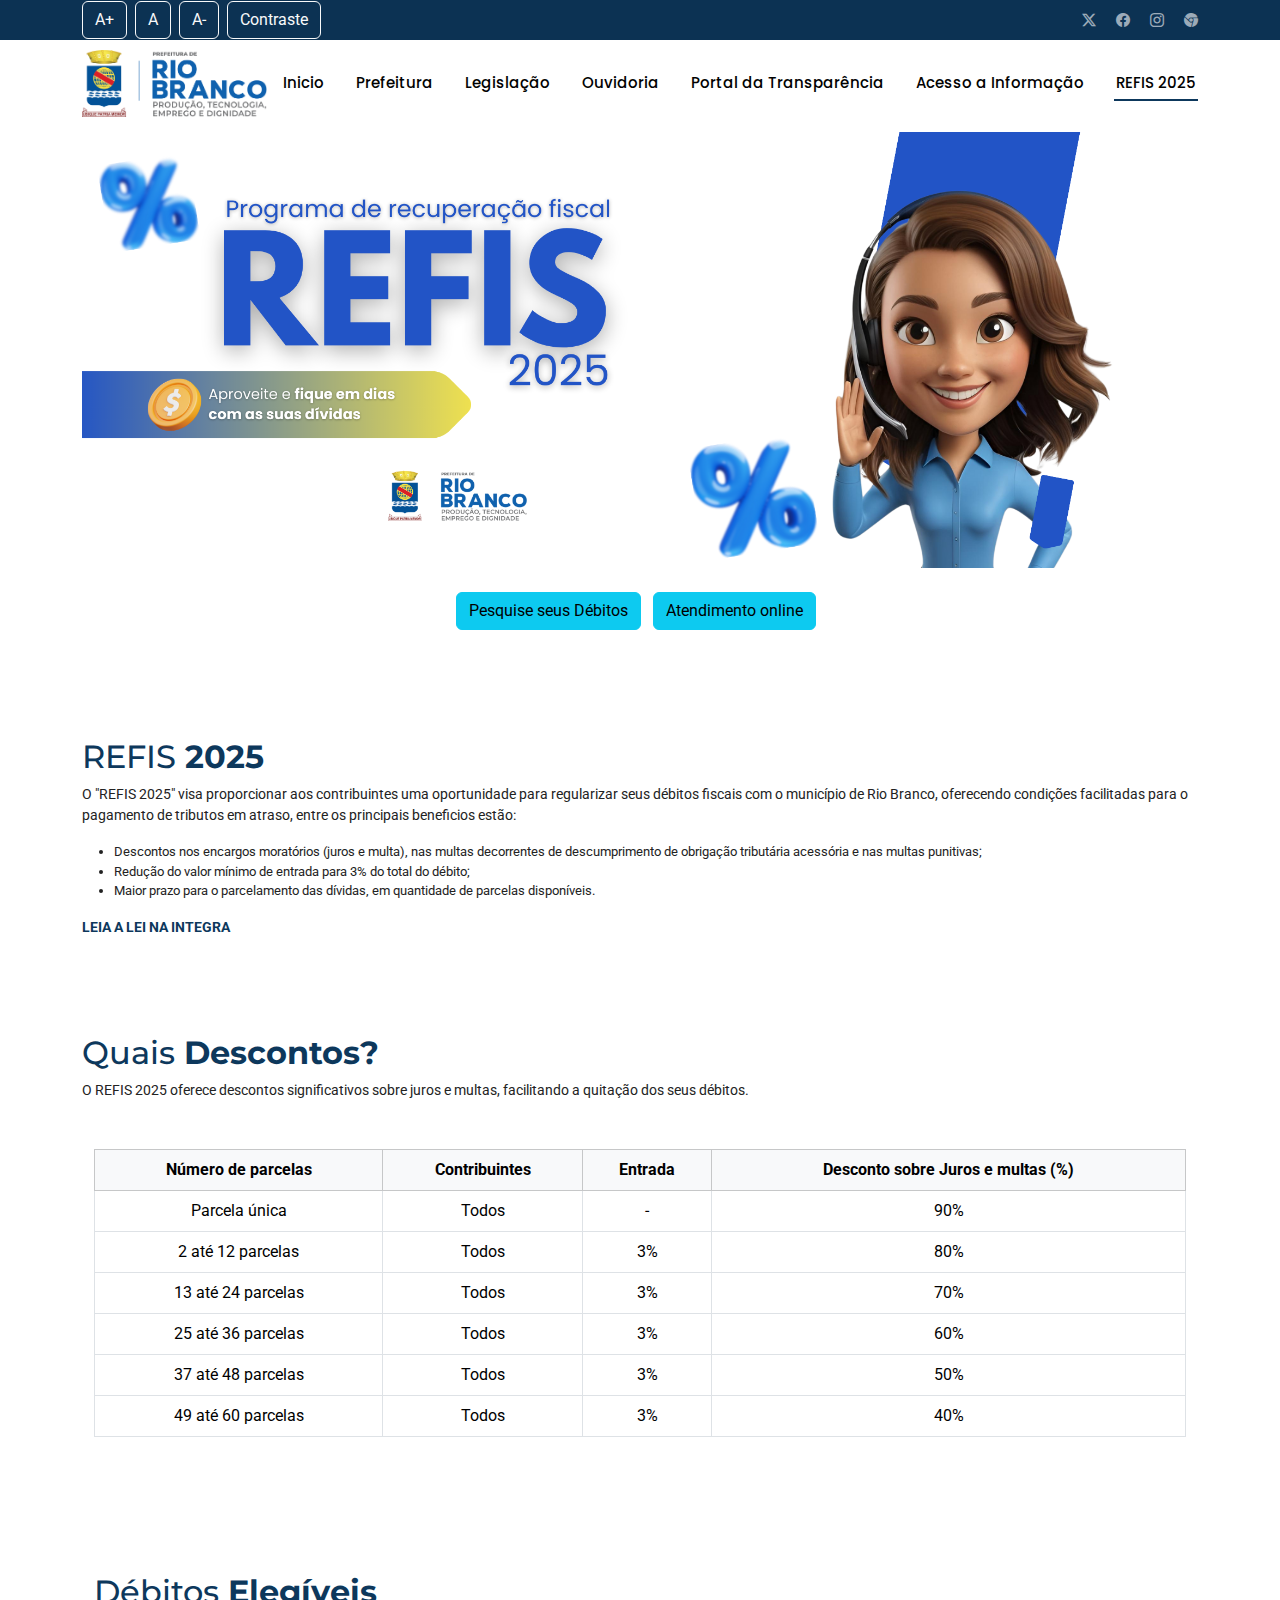
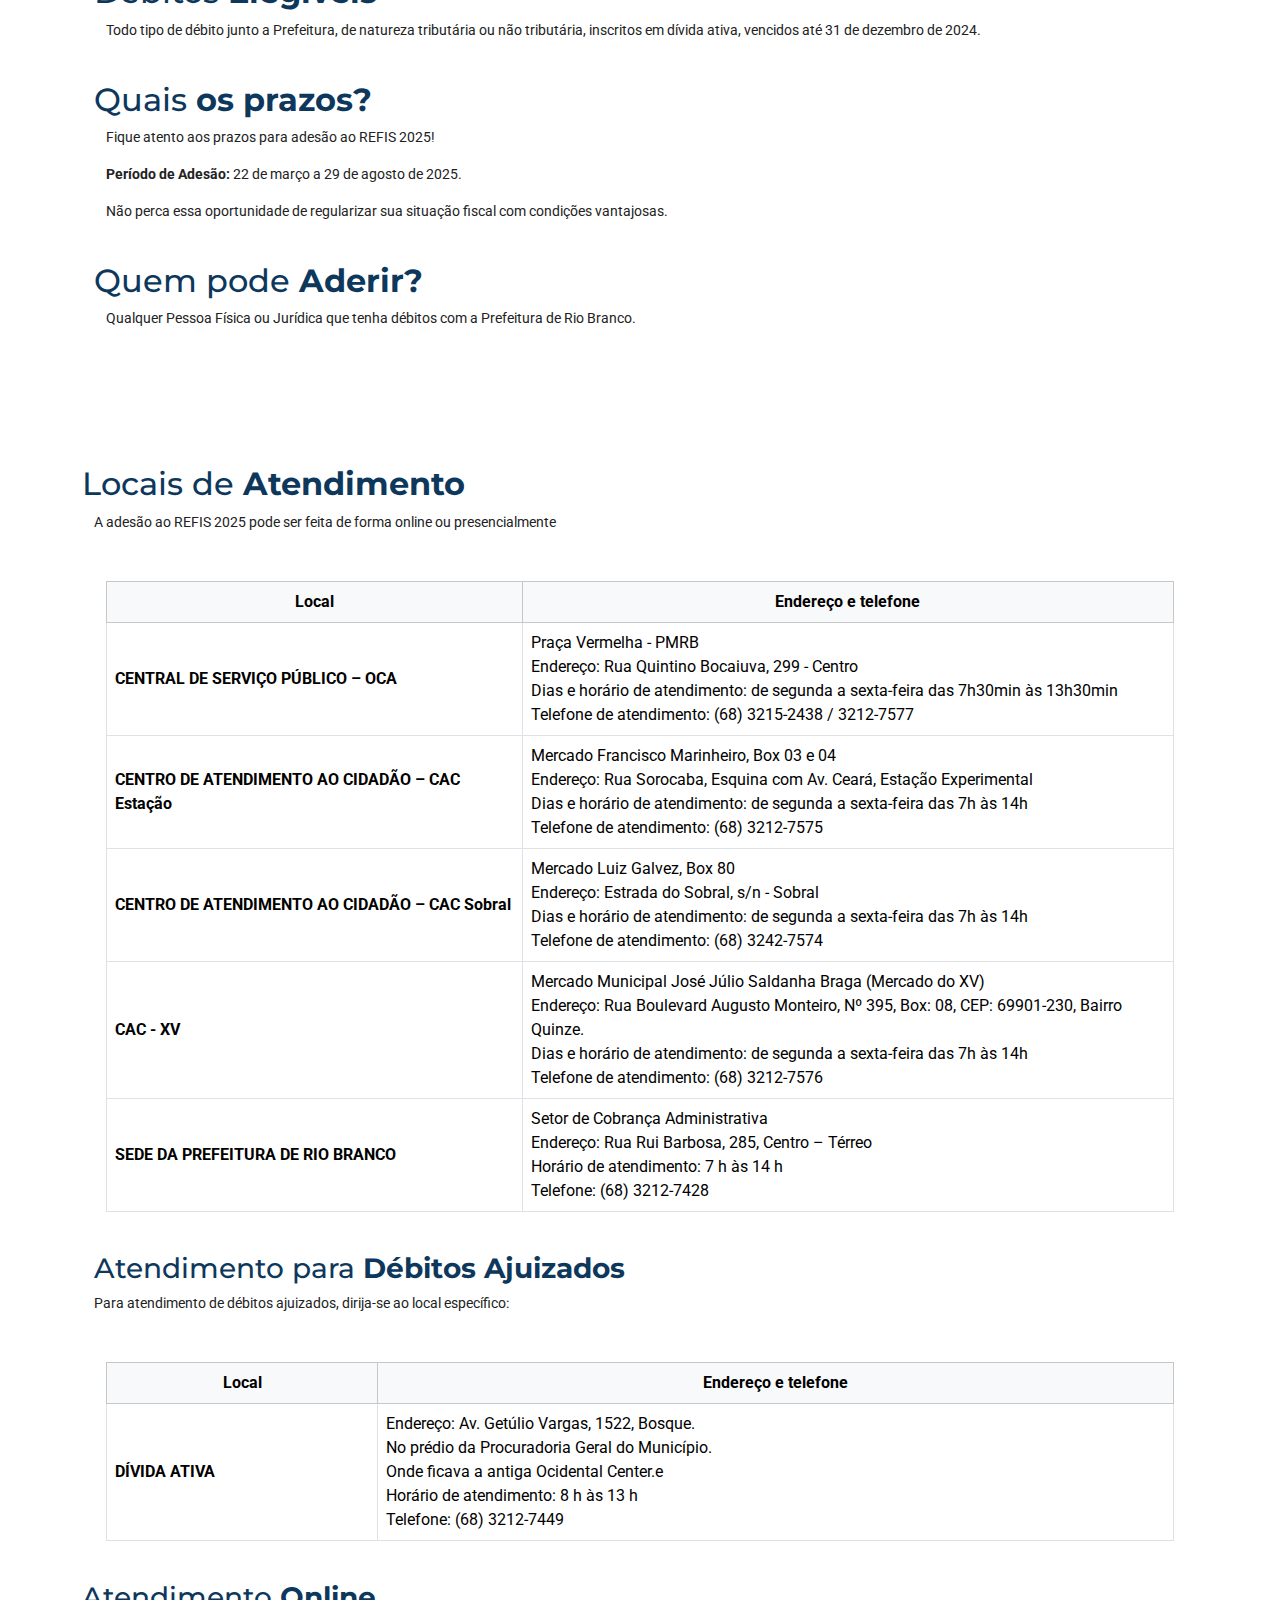
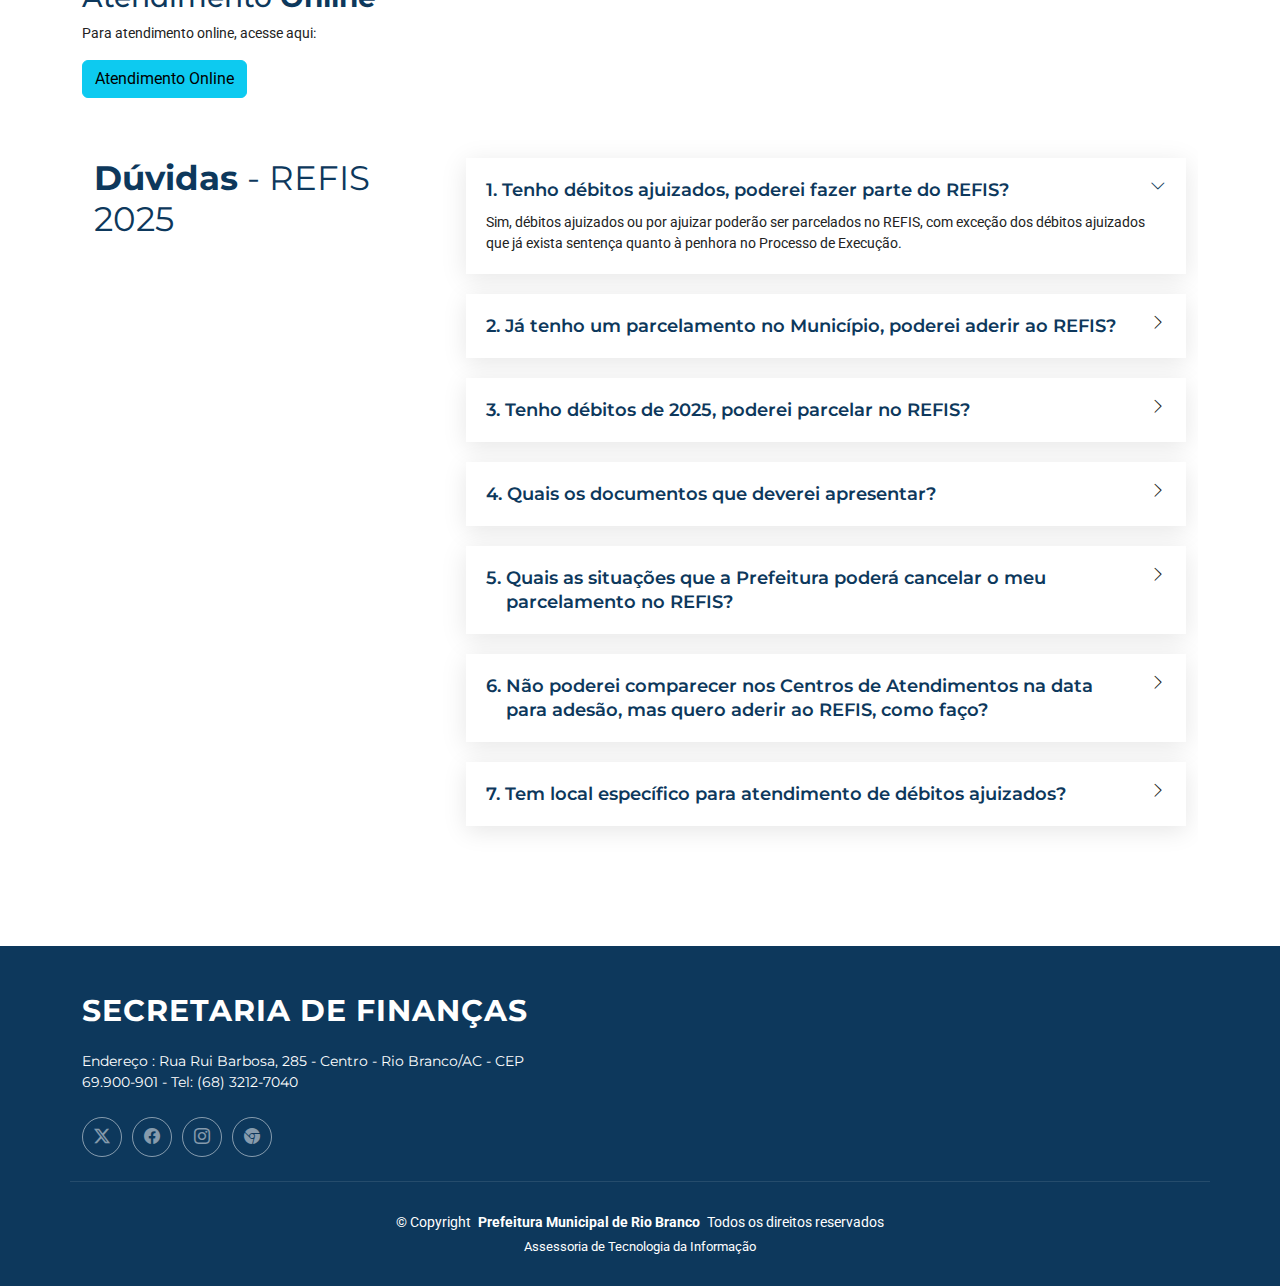
<file: refis.html>
<!DOCTYPE html>
<html lang="pt-BR">

<head>
  <meta charset="utf-8">
  <meta content="width=device-width, initial-scale=1.0" name="viewport">
  <title>Serviços Online - Portal do Cidadão</title>
  <meta content="" name="description">
  <meta content="" name="keywords">

  <!-- Favicons -->
  <link href="assets/img/favconrbo.png" rel="icon" type="image/png">
  <link href="assets/img/favconrbo.png" rel="apple-touch-icon">

  <!-- Fonts -->
  <link href="https://fonts.googleapis.com" rel="preconnect">
  <link href="https://fonts.gstatic.com" rel="preconnect" crossorigin>
  <link
    href="https://fonts.googleapis.com/css2?family=Roboto:ital,wght@0,100;0,300;0,400;0,500;0,700;0,900;1,100;1,300;1,400;1,500;1,700;1,900&family=Montserrat:ital,wght@0,100;0,200;0,300;0,400;0,500;0,600;0,700;0,800;0,900;1,100;1,200;1,300;1,400;1,500;1,600;1,700;1,800;1,900&family=Poppins:ital,wght@0,100;0,200;0,300;0,400;0,500;0,600;0,700;0,800;0,900;1,100;1,200;1,300;1,400;1,500;1,600;1,700;1,800;1,900&display=swap"
    rel="stylesheet">

  <!-- Vendor CSS Files -->
  <link href="assets/vendor/bootstrap/css/bootstrap.min.css" rel="stylesheet">
  <link href="assets/vendor/bootstrap-icons/bootstrap-icons.css" rel="stylesheet">
  <link href="assets/vendor/aos/aos.css" rel="stylesheet">
  <link href="assets/vendor/glightbox/css/glightbox.min.css" rel="stylesheet">
  <link href="assets/vendor/swiper/swiper-bundle.min.css" rel="stylesheet">

  <!-- Main CSS File -->
  <link href="assets/css/main.css" rel="stylesheet">
  <link href="assets/css/styles.css" rel="stylesheet">
  <style>
    .high-contrast {
      background-color: #000;
      color: #fff;
    }
  </style>
  <!-- =======================================================
  * Template Name: PMRBO
  ======================================================== -->
</head>

<body class="index-page"> <!-- Inicio do corpo da página -->

  <!-- Conteúdo da página -->
  <div vw class="enabled">
    <div vw-access-button class="active"></div>
    <div vw-plugin-wrapper>
      <div class="vw-plugin-top-wrapper"></div>
    </div>
  </div>
  <script src="https://vlibras.gov.br/app/vlibras-plugin.js"></script>
  <script>
    new window.VLibras.Widget('https://vlibras.gov.br/app');
  </script>
  <header id="header" class="header fixed-top">
    <div class="topbar d-flex align-items-center">
      <div class="container d-flex justify-content-center justify-content-md-between">
        <div class="contact-info d-flex align-items-center">
          <button class="btn btn-outline-light me-2" onclick="increaseFontSize()">A+</button>
          <button class="btn btn-outline-light me-2" onclick="resetFontSize()">A</button>
          <button class="btn btn-outline-light me-2" onclick="decreaseFontSize()">A-</button>
          <button class="btn btn-outline-light" onclick="toggleContrast()">Contraste</button>
        </div>
        <div class="social-links d-none d-md-flex align-items-center">
          <a href="https://x.com/PrefRioBranco?mx=2"><i class="bi bi-twitter-x"></i></a>
          <a href="https://www.facebook.com/PrefRioBranco"><i class="bi bi-facebook"></i></a>
          <a href=" https://www.instagram.com/prefriobranco/"><i class="bi bi-instagram"></i></a>
          <a href="https://www.riobranco.ac.gov.br"><i class="bi bi-browser-chrome"></i></a>
        </div>
      </div>
    </div><!-- End Top Bar -->

    <div class="branding d-flex align-items-center">
      <div class="container position-relative d-flex align-items-center justify-content-between">
        <a href="index.html" class="d-flex align-items-center">
          <!-- Uncomment the line below if you also wish to use an image logo -->
          <img src="assets/img/logoPref.png" alt="Brasão do Portal" class="img-fluid full-width" width="200px">
        </a>

        <nav id="navmenu" class="navmenu">
          <ul>
            <li><a href="#" class="active">Inicio</a></li>
            <li><a href="https://www.riobranco.ac.gov.br" target="_blank">Prefeitura</a></li>
            <li><a href="https://leismunicipais.com.br/prefeitura/ac/riobranco" target="_blank">Legislação</a></li>
            <li><a href="https://www.riobranco.ac.gov.br/?page_id=10312" target="_blank">Ouvidoria</a></li>
            <li><a href="https://transparencia.riobranco.ac.gov.br/" target="_blank">Portal da Transparência</a></li>
            <li><a href="http://portalcgm.riobranco.ac.gov.br/lai/" target="_blank">Acesso a Informação</a></li>
          </ul>
          <i class="mobile-nav-toggle d-xl-none bi bi-list"></i>
        </nav>
      </div>
    </div>
  </header>

  <body class="refis-page">

    <header id="header" class="header fixed-top">
      <div class="topbar d-flex align-items-center">
        <div class="container d-flex justify-content-center justify-content-md-between">
          <div class="contact-info d-flex align-items-center">
            <button class="btn btn-outline-light me-2" onclick="increaseFontSize()">A+</button>
            <button class="btn btn-outline-light me-2" onclick="resetFontSize()">A</button>
            <button class="btn btn-outline-light me-2" onclick="decreaseFontSize()">A-</button>
            <button class="btn btn-outline-light" onclick="toggleContrast()">Contraste</button>
          </div>
          <div class="social-links d-none d-md-flex align-items-center">
            <a href="https://x.com/PrefRioBranco?mx=2"><i class="bi bi-twitter-x"></i></a>
            <a href="https://www.facebook.com/PrefRioBranco"><i class="bi bi-facebook"></i></a>
            <a href=" https://www.instagram.com/prefriobranco/"><i class="bi bi-instagram"></i></a>
            <a href="https://www.riobranco.ac.gov.br"><i class="bi bi-browser-chrome"></i></a>
          </div>
        </div>
      </div>
      <div class="branding d-flex align-items-center">
        <div class="container position-relative d-flex align-items-center justify-content-between">
          <a href="index.html" class="d-flex align-items-center">
            <img src="assets/img/logoPref.png" alt="Brasão do Portal" class="img-fluid full-width" width="200px">
          </a>

          <nav id="navmenu" class="navmenu">
            <ul>
              <li><a href="index.html">Inicio</a></li>
              <li><a href="https://www.riobranco.ac.gov.br" target="_blank">Prefeitura</a></li>
              <li><a href="https://leismunicipais.com.br/prefeitura/ac/riobranco" target="_blank">Legislação</a></li>
              <li><a href="https://www.riobranco.ac.gov.br/?page_id=10312" target="_blank">Ouvidoria</a></li>
              <li><a href="https://transparencia.riobranco.ac.gov.br/" target="_blank">Portal da Transparência</a></li>
              <li><a href="http://portalcgm.riobranco.ac.gov.br/lai/" target="_blank">Acesso a Informação</a></li>
              <li><a href="refis.html" class="active">REFIS 2025</a></li>
            </ul>
            <i class="mobile-nav-toggle d-xl-none bi bi-list"></i>
          </nav>
        </div>
      </div>
    </header>
    <main id="main">
      <!--INICIO HERO-->
      <section class="banner-area py-5" id="banner-3">
        <div class="container">
          <div class="row align-items-center justify-content-center">
            <div class="col-md-12 col-lg-12 col-sm-12">
              <div class="banner-content text-center style-2">
                <div class="row">
                  <div class="col col-12">
                    <br><br><br>
                    <img src="assets/img/refis.png" width="100%" class="img-responsive" alt="REFIS 2025">
                  </div>
                </div>
                <div class="row">
                  <div class="col col-md-12">
                    <br>
                    <a href="https://portalcidadao.riobranco.ac.gov.br/login/" target="_blank" class="btn btn-info btn-circled">
                      Pesquise seus Débitos
                    </a>&nbsp;&nbsp;
                    <a href="https://una.semsa.riobranco.ac.gov.br/interact_chatclient/chat.php?ci=anonimo&servico=chatBotSemsaRioBC&da=&css=&aplicacao=persona" target="_blank" class="btn btn-info btn-circled">
                      Atendimento online 
                    </a>&nbsp;&nbsp;
                  </div>
                </div>
              </div>
            </div>
          </div>
        </div>
      </section>
      <section id="refis" class="container">
        <div class="content px-xl-10">
          <h2>REFIS<strong> 2025</strong></h2>
        </div>
        <p>O "REFIS 2025" visa proporcionar aos contribuintes uma oportunidade para regularizar seus débitos
          fiscais com o município de Rio Branco, oferecendo condições facilitadas para o pagamento de tributos em
          atraso, entre os principais beneficios estão:
        </p>
        <ul style="font-size: small;">
          <li>Descontos nos encargos moratórios (juros e multa), nas multas decorrentes de descumprimento de obrigação
            tributária acessória e nas multas punitivas;</li>
          <li>Redução do valor mínimo de entrada para 3% do total do débito;</li>
          <li>Maior prazo para o parcelamento das dívidas, em quantidade de parcelas disponíveis. </li>
        </ul>
        <P>
          <a href="http://portalcgm.riobranco.ac.gov.br/lai/wp-content/uploads/2015/06/LEI-COMPLEMENTAR-N%C2%BA-342-DE-29-DE-ABRIL-DE-2025-REFIS-2025.pdf"><strong>LEIA A LEI NA INTEGRA</strong></a>
        </P>
      </section>
      <!--FIM HERO-->
      <!--INICIO DESCONTOS-->
      <section id="refis" class="container" style="margin-top: -40px;">
        <div class="content px-xl-10">
          <h2>Quais<strong> Descontos?</strong></h2>
        </div>
        <p>O REFIS 2025 oferece descontos significativos sobre juros e multas, facilitando a quitação dos seus
          débitos.</p>
        <div class="container mt-5">
          <div class="table-responsive">
            <table class="table table-bordered table-hover align-middle">
              <thead class="table-light text-center">
                <tr>
                  <th>Número de parcelas</th>
                  <th>Contribuintes</th>
                  <th>Entrada</th>
                  <th>Desconto sobre Juros e multas (%)</th>
                </tr>
              </thead>
              <tbody style="text-align: center;">
                <tr>
                  <td>Parcela única</td>
                  <td>Todos</td>
                  <td>-</td>
                  <td>90%</td>
                </tr>
                <tr>
                  <td>2 até 12 parcelas</td>
                  <td>Todos</td>
                  <td>3%</td>
                  <td>80%</td>
                </tr>
                <tr>
                  <td>13 até 24 parcelas</td>
                  <td>Todos</td>
                  <td>3%</td>
                  <td>70%</td>
                </tr>
                <tr>
                  <td>25 até 36 parcelas</td>
                  <td>Todos</td>
                  <td>3%</td>
                  <td>60%</td>
                </tr>
                <tr>
                  <td>37 até 48 parcelas</td>
                  <td>Todos</td>
                  <td>3%</td>
                  <td>50%</td>
                </tr>
                <tr>
                  <td>49 até 60 parcelas</td>
                  <td>Todos</td>
                  <td>3%</td>
                  <td>40%</td>
                </tr>
              </tbody>
            </table>
          </div>
        </div>
      </section>
      <!--FIM DESCONTOS-->

      <!--INICIO DÉBITOS ELEGIVEIS-->
      <section id="refis" class="container">
        <div class="container">
          <div class="col-lg-4">
            <div class="content px-xl-10">
              <h2>Débitos<strong> Elegíveis</strong>
              </h2>
            </div>
          </div>
          <div class="container">
            <p>Todo tipo de débito junto a Prefeitura, de natureza tributária ou não tributária, inscritos em dívida
              ativa, vencidos até 31 de dezembro de 2024.</p>
          </div>
        </div>
        <br>
        <!--FIM DÉBITOS ELEGIVEIS-->
        <!--INICIO PRAZOS-->
        <div class="container">
          <div class="col-lg-4">
            <div class="content px-xl-10">
              <h2>Quais<strong> os prazos?</strong>
              </h2>
            </div>
          </div>
          <div class="container">
            <p>Fique atento aos prazos para adesão ao REFIS 2025!</p>
            <p><strong>Período de Adesão:</strong> 22 de março a 29 de agosto de 2025.</p>
            <p>Não perca essa oportunidade de regularizar sua situação fiscal com condições vantajosas.</p>
          </div>
        </div>
        <br>
        <!--FIM PRAZOS-->
        <!--INICIO QUEM PODE ADERIR-->
        <div class="container">
          <div class="col-lg-4">
            <div class="content px-xl-10">
              <h2>Quem pode<strong> Aderir?</strong></h2>
            </div>
          </div>
          <div class="container">
            <p>Qualquer Pessoa Física ou Jurídica que tenha débitos com a Prefeitura de Rio Branco.</p>
          </div>
        </div>
      </section>
      <!--FIM QUEM PODE ADERIR-->

      <section id="refis" class="container">
        <div class="col-lg-10">
          <h2>Locais de<strong> Atendimento</strong></h2>
        </div>
        <div class="container">
        <p>A adesão ao REFIS 2025 pode ser feita de forma online ou presencialmente</p>
        <div class="container mt-5">
          <div class="table-responsive">
            <table class="table table-bordered table-hover align-middle">
              <thead class="table-light text-center">
                <tr>
                  <th>Local</th>
                  <th>Endereço e telefone</th>
                </tr>
              </thead>
              <tbody style="text-align: left;">
                <tr>
                  <td><strong>CENTRAL DE SERVIÇO PÚBLICO – OCA</strong></td>
                  <td>Praça Vermelha - PMRB<br>
                    Endereço: Rua Quintino Bocaiuva, 299 - Centro<br>
                    Dias e horário de atendimento: de segunda a sexta-feira das 7h30min às 13h30min<br>
                    Telefone de atendimento: (68) 3215-2438 / 3212-7577</td>
                </tr>
                <tr>
                  <td><strong>CENTRO DE ATENDIMENTO AO CIDADÃO – CAC Estação</strong></td>
                  <td>Mercado Francisco Marinheiro, Box 03 e 04<br>
                    Endereço: Rua Sorocaba, Esquina com Av. Ceará, Estação Experimental<br>
                    Dias e horário de atendimento: de segunda a sexta-feira das 7h às 14h<br>
                    Telefone de atendimento: (68) 3212-7575</td>
                </tr>
                <tr>
                  <td><strong>CENTRO DE ATENDIMENTO AO CIDADÃO – CAC Sobral</strong></td>
                  <td>Mercado Luiz Galvez, Box 80<br>
                    Endereço: Estrada do Sobral, s/n - Sobral<br>
                    Dias e horário de atendimento: de segunda a sexta-feira das 7h às 14h<br>
                    Telefone de atendimento: (68) 3242-7574</td>
                </tr>
                <tr>
                  <td><strong>CAC - XV</strong></td>
                  <td>Mercado Municipal José Júlio Saldanha Braga (Mercado do XV)<br>
                    Endereço: Rua Boulevard Augusto Monteiro, Nº 395, Box: 08, CEP: 69901-230, Bairro Quinze.<br>
                    Dias e horário de atendimento: de segunda a sexta-feira das 7h às 14h<br>
                    Telefone de atendimento: (68) 3212-7576</td>
                </tr>
                <tr>
                  <td><strong>SEDE DA PREFEITURA DE RIO BRANCO</strong></td>
                  <td>Setor de Cobrança Administrativa<br>
                    Endereço: Rua Rui Barbosa, 285, Centro – Térreo<br>
                    Horário de atendimento: 7 h às 14 h<br>
                    Telefone: (68) 3212-7428 </td>
                </tr>
              </tbody>
            </table>
          </div>
        </div>
        </div>
        <br>
        <div class="container">
        <h3>Atendimento para <strong>Débitos Ajuizados</strong></h3>
        <p>Para atendimento de débitos ajuizados, dirija-se ao local específico:</p>
        <div class="container mt-5">
          <div class="table-responsive">
            <table class="table table-bordered table-hover align-middle">
              <thead class="table-light text-center">
                <tr>
                  <th>Local</th>
                  <th>Endereço e telefone</th>
                </tr>
              </thead>
              <tbody style="text-align: left;">
                <tr>
                  <td><strong>DÍVIDA ATIVA</strong></td>
                  <td>Endereço: Av. Getúlio Vargas, 1522, Bosque.<br> 
                    No prédio da Procuradoria Geral do Município.<br> 
                    Onde ficava a antiga Ocidental Center.e<br>
                    Horário de atendimento: 8 h às 13 h<br>
                    Telefone: (68) 3212-7449 </td>
                </tr>
              </tbody>
            </table>
          </div>
        </div>
        </div>
        <br>
        <h3>Atendimento <strong>Online</strong></h3>
        <p>Para atendimento online, acesse aqui:</p>
        <a href="https://portalcidadao.riobranco.ac.gov.br/login/" target="_blank" class="btn btn-info btn-circled">Atendimento Online</a>&nbsp;&nbsp;
        </div>
        </div>
              <!-- INICIO FAQ -->
      <section id="faq" class="faq section">

        <div class="container">

          <div class="row gy-4">

            <div class="col-lg-4">
              <div class="content px-xl-10">
                <h3><span><strong>Dúvidas</strong> - REFIS 2025 </span></h3>
              </div>
            </div>

            <div class="col-lg-8">

              <div class="faq-container">
                <div class="faq-item faq-active">
                  <h3><span class="num">1.</span> <span>Tenho débitos ajuizados, poderei fazer parte do REFIS?</span>
                  </h3>
                  <div class="faq-content">
                    <p>Sim, débitos ajuizados ou por ajuizar poderão ser parcelados no REFIS, com exceção dos débitos
                      ajuizados que já exista sentença quanto à penhora no Processo de Execução.</p>
                  </div>
                  <i class="faq-toggle bi bi-chevron-right"></i>
                </div><!-- End Faq item-->

                <div class="faq-item">
                  <h3><span class="num">2.</span> <span>Já tenho um parcelamento no Município, poderei aderir ao
                      REFIS?</span></h3>
                  <div class="faq-content">
                    <p><strong>Sim</strong>, parcelamentos com inadimplência ou até mesmo os adimplentes poderão ser
                      cancelados a pedido do contribuinte, para adesão ao REFIS. </p>
                  </div>
                  <i class="faq-toggle bi bi-chevron-right"></i>
                </div><!-- End Faq item-->

                <div class="faq-item">
                  <h3><span class="num">3.</span> <span>Tenho débitos de 2025, poderei parcelar no REFIS?</span></h3>
                  <div class="faq-content">
                    <p><strong>Não</strong>, estão incluídos no REFIS somente os débitos vencidos até 31 de dezembro de 2024. </p>
                  </div>
                  <i class="faq-toggle bi bi-chevron-right"></i>
                </div><!-- End Faq item-->

                <div class="faq-item">
                  <h3><span class="num">4.</span> <span>Quais os documentos que deverei apresentar?</span></h3>
                  <div class="faq-content">
                    <p>
                      <strong>Pessoa Física:</strong> 01 cópia simples da Carteira de Identidade, Habilitação, Carteira
                      de Trabalho ou da Carteira Profissional (CREA, CRM. OAB e etc.), 01 cópia simples do CPF e 1 cópia simples do comprovante de endereço; </li>
                      <br><br>
                      <strong>Pessoa Jurídica:</strong> CNPJ e Ato Constitutivo da Empresa Se for Procurador: 1 cópia
                      simples da Carteira de Identidade, Habilitação, Carteira de Trabalho ou da Carteira Profissional
                      (CREA, CRM. OAB e etc.), 1 cópia simples do comprovante de endereço e 01 cópia simples do CPF junto a Procuração.</li>
                    </p>
                  </div>
                  <i class="faq-toggle bi bi-chevron-right"></i>
                </div><!-- End Faq item-->

                <div class="faq-item">
                  <h3><span class="num">5.</span> <span>Quais as situações que a Prefeitura poderá cancelar o meu
                      parcelamento no REFIS?</span></h3>
                  <div class="faq-content">
                    <p>Pelo não pagamento da entrada, ou seja, primeira parcela de no mínimo 3% (três por cento) sobre
                      o valor total do débito, ou pela inadimplência por 04 (quatro) meses, consecutivos ou não, do
                      pagamento das parcelas.</p>
                  </div>
                  <i class="faq-toggle bi bi-chevron-right"></i>
                </div><!-- End Faq item-->

                <div class="faq-item">
                  <h3><span class="num">6.</span> <span>Não poderei comparecer nos Centros de Atendimentos na data para
                      adesão, mas quero aderir ao REFIS, como faço?</span></h3>
                  <div class="faq-content">
                    <p>Poderá constituir um procurador, por meio de Procuração Pública (Cartório) ou Procuração
                      Particular com reconhecimento de firma em Cartório.</p>
                  </div>
                  <i class="faq-toggle bi bi-chevron-right"></i>
                </div><!-- End Faq item-->

                <div class="faq-item">
                  <h3><span class="num">7.</span> <span>Tem local específico para atendimento de débitos
                      ajuizados?</span></h3>
                  <div class="faq-content">
                    <p><strong>DÍVIDA ATIVA</strong> - Endereço: AV. Getúlio Vargas, nº 1.521, 2º piso - Bosque Horário
                      de atendimento: 8 h às 18 h / Telefone: (68) 3212-7449.
                    </p>
                  </div>
                  <i class="faq-toggle bi bi-chevron-right"></i>
                </div><!-- End Faq item-->
              </div>

            </div>

          </div>
        </div>

        </div>

      </section>
      <!--FIM FAQ-->
    </main>

    <footer id="footer" class="footer accent-background">

      <div class="container footer-top">
        <div class="row gy-4">
          <div class="col-lg-5 col-md-12 footer-about">
            <a href="index.html" class="logo d-flex align-items-center">
              <span class="sitename">SECRETARIA DE FINANÇAS</span>
            </a>
            <p>Endereço : Rua Rui Barbosa, 285 - Centro - Rio Branco/AC - CEP 69.900-901 - Tel: (68) 3212-7040 </p>
            <div class="social-links d-flex mt-4">
              <a href="https://x.com/PrefRioBranco?mx=2"><i class="bi bi-twitter-x"></i></a>
              <a href="https://www.facebook.com/PrefRioBranco"><i class="bi bi-facebook"></i></a>
              <a href=" https://www.instagram.com/prefriobranco/"><i class="bi bi-instagram"></i></a>
              <a href="https://www.riobranco.ac.gov.br"><i class="bi bi-browser-chrome"></i></a>
            </div>
          </div>

          <div class="col-lg-2 col-6 footer-links">

            <ul>

            </ul>
          </div>

          <div class="col-lg-2 col-6 footer-links">

            <ul>

            </ul>
          </div>

          <div class="col-lg-3 col-md-12 footer-contact text-center text-md-start">

          </div>

        </div>
      </div>

      <div class="container copyright text-center mt-4">
        <p>© <span>Copyright</span> <strong class="px-1 sitename">Prefeitura Municipal de Rio Branco</strong>
          <span>Todos os direitos reservados</span>
        </p>
        <div class="credits">
          <!-- All the links in the footer should remain intact. -->
          <!-- You can delete the links only if you've purchased the pro version. -->

          <a href="#">Assessoria de Tecnologia da Informação</a>
        </div>
      </div>


    </footer>

    <!-- Scroll Top -->
    <a href="#" id="scroll-top" class="scroll-top d-flex align-items-center justify-content-center"><i
        class="bi bi-arrow-up-short"></i></a>

    <!-- Preloader -->
    <div id="preloader"></div>

    <!-- Vendor JS Files -->
    <script src="assets/vendor/bootstrap/js/bootstrap.bundle.min.js"></script>
    <script src="assets/vendor/php-email-form/validate.js"></script>
    <script src="assets/vendor/aos/aos.js"></script>
    <script src="assets/vendor/glightbox/js/glightbox.min.js"></script>
    <script src="assets/vendor/swiper/swiper-bundle.min.js"></script>
    <script src="assets/vendor/purecounter/purecounter_vanilla.js"></script>
    <script src="assets/vendor/imagesloaded/imagesloaded.pkgd.min.js"></script>
    <script src="assets/vendor/isotope-layout/isotope.pkgd.min.js"></script>
    <!-- Acessibilidade -->
    <script>
      let currentFontSize = 14;

      function increaseFontSize() {
        currentFontSize += 2;
        applyFontSize();
      }

      function decreaseFontSize() {
        currentFontSize -= 2;
        applyFontSize();
      }

      function resetFontSize() {
        currentFontSize = 14;
        applyFontSize();
      }

      function applyFontSize() {
        document.querySelectorAll('body *').forEach(element => {
          element.style.fontSize = currentFontSize + 'px';
        });
      }

      function toggleContrast() {
        document.body.classList.toggle('high-contrast');
      }
    </script>

    <!-- Main JS File -->
    <script src="assets/js/main.js"></script>


    <script>
      const modalOverlay = document.getElementById('modalOverlay');
      const closeModalButton = document.getElementById('closeModal');

      function closeModal() {
        modalOverlay.classList.remove('active');
      }

      closeModalButton.addEventListener('click', closeModal);

      // Para que o popup apareça *apenas* no carregamento,
      // remova a classe 'active' do div 'modalOverlay' no HTML
      // e descomente a linha abaixo:
      // document.addEventListener('DOMContentLoaded', function() {
      //     modalOverlay.classList.add('active');
      // });
    </script>

  </body>

</html>
</file>
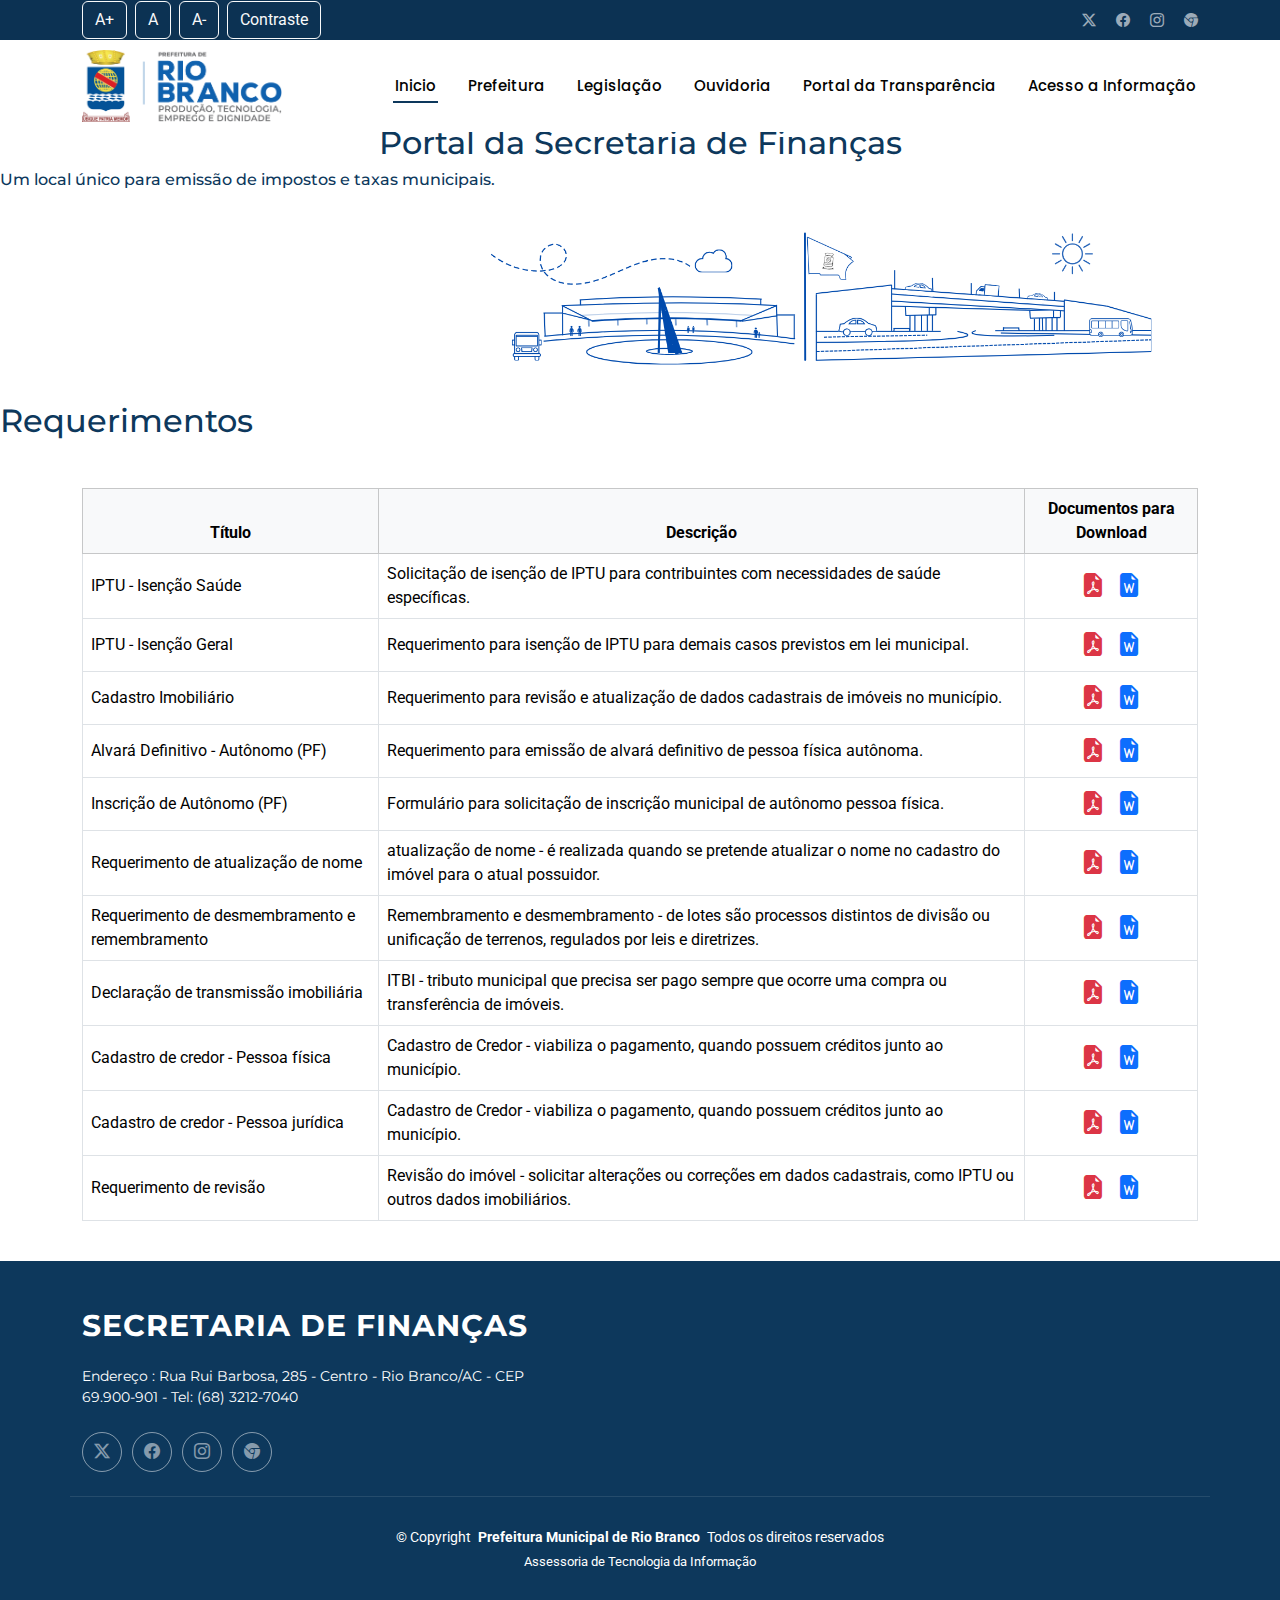
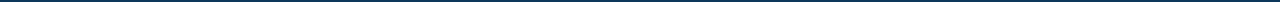
<file: requerimentos.html>
<!DOCTYPE html>
<html lang="pt-BR">

<head>
  <meta charset="utf-8">
  <meta content="width=device-width, initial-scale=1.0" name="viewport">
  <title>Serviços Online - Portal do Cidadão</title>
  <meta content="" name="description">
  <meta content="" name="keywords">

  <!-- Favicons -->
  <link href="assets/img/favconrbo.png" rel="icon" type="image/png">
  <link href="assets/img/favconrbo.png" rel="apple-touch-icon">

  <!-- Fonts -->
  <link href="https://fonts.googleapis.com" rel="preconnect">
  <link href="https://fonts.gstatic.com" rel="preconnect" crossorigin>
  <link href="https://fonts.googleapis.com/css2?family=Roboto:ital,wght@0,100;0,300;0,400;0,500;0,700;0,900;1,100;1,300;1,400;1,500;1,700;1,900&family=Montserrat:ital,wght@0,100;0,200;0,300;0,400;0,500;0,600;0,700;0,800;0,900;1,100;1,200;1,300;1,400;1,500;1,600;1,700;1,800;1,900&family=Poppins:ital,wght@0,100;0,200;0,300;0,400;0,500;0,600;0,700;0,800;0,900;1,100;1,200;1,300;1,400;1,500;1,600;1,700;1,800;1,900&display=swap" rel="stylesheet">

  <!-- Vendor CSS Files -->
  <link href="assets/vendor/bootstrap/css/bootstrap.min.css" rel="stylesheet">
  <link href="assets/vendor/bootstrap-icons/bootstrap-icons.css" rel="stylesheet">
  <link href="assets/vendor/aos/aos.css" rel="stylesheet">
  <link href="assets/vendor/glightbox/css/glightbox.min.css" rel="stylesheet">
  <link href="assets/vendor/swiper/swiper-bundle.min.css" rel="stylesheet">

  <!-- Main CSS File -->
  <link href="assets/css/main.css" rel="stylesheet">
  <link href="assets/css/styles.css" rel="stylesheet">
  <style>
    .high-contrast {
      background-color: #000;
      color: #fff;
    }
  </style>
  <!-- =======================================================
  * Template Name: PMRBO
  ======================================================== -->
</head>
<body class="index-page"> <!-- Inicio do corpo da página -->
  ... <!-- Conteúdo da página -->
  <div vw class="enabled">
    <div vw-access-button class="active"></div>
    <div vw-plugin-wrapper>
      <div class="vw-plugin-top-wrapper"></div>
    </div>
  </div>
  <script src="https://vlibras.gov.br/app/vlibras-plugin.js"></script>
  <script>
    new window.VLibras.Widget('https://vlibras.gov.br/app');
  </script>
  <header id="header" class="header fixed-top">
    <div class="topbar d-flex align-items-center">
      <div class="container d-flex justify-content-center justify-content-md-between">
        <div class="contact-info d-flex align-items-center">
          <button class="btn btn-outline-light me-2" onclick="increaseFontSize()">A+</button>
          <button class="btn btn-outline-light me-2" onclick="resetFontSize()">A</button>
          <button class="btn btn-outline-light me-2" onclick="decreaseFontSize()">A-</button>
          <button class="btn btn-outline-light" onclick="toggleContrast()">Contraste</button>
        </div>
        <div class="social-links d-none d-md-flex align-items-center">
          <a href="https://x.com/PrefRioBranco?mx=2"><i class="bi bi-twitter-x"></i></a>
          <a href="https://www.facebook.com/PrefRioBranco"><i class="bi bi-facebook"></i></a>
          <a href=" https://www.instagram.com/prefriobranco/"><i class="bi bi-instagram"></i></a>
          <a href="https://www.riobranco.ac.gov.br"><i class="bi bi-browser-chrome"></i></a>
        </div>
      </div>
    </div><!-- End Top Bar -->

    <div class="branding d-flex align-items-center">
      <div class="container position-relative d-flex align-items-center justify-content-between">
        <a href="index.html" class="d-flex align-items-center">      
          <!-- Uncomment the line below if you also wish to use an image logo -->
          <img src="assets/img/logoPref.png" alt="Brasão do Portal" class="img-fluid full-width" width="200px">
        </a>

        <nav id="navmenu" class="navmenu">
          <ul>
            <li><a href="#" class="active">Inicio</a></li>
            <li><a href="https://www.riobranco.ac.gov.br" target="_blank">Prefeitura</a></li>
            <li><a href="https://leismunicipais.com.br/prefeitura/ac/riobranco" target="_blank">Legislação</a></li>
            <li><a href="https://www.riobranco.ac.gov.br/?page_id=10312" target="_blank">Ouvidoria</a></li>
            <li><a href="https://transparencia.riobranco.ac.gov.br/" target="_blank">Portal da Transparência</a></li>
            <li><a href="http://portalcgm.riobranco.ac.gov.br/lai/" target="_blank">Acesso a Informação</a></li>
          </ul>
          <i class="mobile-nav-toggle d-xl-none bi bi-list"></i>
        </nav>
      </div>
    </div>
  </header>


  <main class="main">
    <h2 class="titulo-sefin sefin"><span class="accent section-title">Portal da Secretaria de Finanças</span></h2> 
    <h6 class="slogan">Um local único para emissão de impostos e taxas municipais.</h6>
    <div class="container">
      <div class="row precisa-grafismo">
          <div class="col-md-4 o-que-voce-precisa">
              <h3 class="titulo-o-que-voce-precisa"></h3>
          </div>
          <div class="col-md-8 grafismo-elevado">
              <img src="assets/img/grafismo-sefin-elevado.png" class="img-fluid rb-image" alt="Descrição da Imagem">
          </div>          
      </div>
    </div>
  <main class="main">
    <h2 class="titulo-sefin-requerimento"><span class="accent section-title">Requerimentos</span></h2>

    <div class="container mt-5">
      <div class="table-responsive">
        <table class="table table-bordered table-hover align-middle">
          <thead class="table-light text-center">
            <tr>
              <th>Título</th>
              <th>Descrição</th>
              <th>Documentos para Download</th>
            </tr>
          </thead>
          <tbody>
            <!-- IPTU Saúde -->
            <tr>
              <td>IPTU - Isenção Saúde</td>
              <td>Solicitação de isenção de IPTU para contribuintes com necessidades de saúde específicas.</td>
              <td class="text-center">
                <a href="/requerimentos/REQUERIMENTO DE ISENÇÃO DE IPTU - SAÚDE.pdf" target="_blank">
                  <i class="bi bi-file-earmark-pdf-fill text-danger fs-4 mx-1"></i>
                </a>
                <a href="/requerimentos/REQUERIMENTO DE ISENÇÃO DE IPTU - SAÚDE.docx" target="_blank">
                  <i class="bi bi-file-earmark-word-fill text-primary fs-4 mx-1"></i>
                </a>
              </td>
            </tr>
    
            <!-- IPTU Geral -->
            <tr>
              <td>IPTU - Isenção Geral</td>
              <td>Requerimento para isenção de IPTU para demais casos previstos em lei municipal.</td>
              <td class="text-center">
                <a href="/requerimentos/REQUERIMENTO DE ISENÇÃO DE IPTU.pdf" target="_blank">
                  <i class="bi bi-file-earmark-pdf-fill text-danger fs-4 mx-1"></i>
                </a>
                <a href="/requerimentos/REQUERIMENTO DE ISENÇÃO DE IPTU.docx" target="_blank">
                  <i class="bi bi-file-earmark-word-fill text-primary fs-4 mx-1"></i>
                </a>
              </td>
            </tr>
    
            <!-- Cadastro Imobiliário -->
            <tr>
              <td>Cadastro Imobiliário</td>
              <td>Requerimento para revisão e atualização de dados cadastrais de imóveis no município.</td>
              <td class="text-center">
                <a href="/requerimentos/REQUERIMENTO DE CADASTRO IMOBILIARIO.pdf" target="_blank">
                  <i class="bi bi-file-earmark-pdf-fill text-danger fs-4 mx-1"></i>
                </a>
                <a href="/requerimentos/REQUERIMENTO DE CADASTRO IMOBILIARIO.docx" target="_blank">
                  <i class="bi bi-file-earmark-word-fill text-primary fs-4 mx-1"></i>
                </a>
              </td>
            </tr>
    
            <!-- Alvará PF -->
            <tr>
              <td>Alvará Definitivo - Autônomo (PF)</td>
              <td>Requerimento para emissão de alvará definitivo de pessoa física autônoma.</td>
              <td class="text-center">
                <a href="/requerimentos/REQUERIMENTO DE ALVARÁ DEFINITIVO.pdf" target="_blank">
                  <i class="bi bi-file-earmark-pdf-fill text-danger fs-4 mx-1"></i>
                </a>
                <a href="/requerimentos/REQUERIMENTO DE ALVARÁ DEFINITIVO.docx" target="_blank">
                  <i class="bi bi-file-earmark-word-fill text-primary fs-4 mx-1"></i>
                </a>
              </td>
            </tr>
    
            <!-- Inscrição PF -->
            <tr>
              <td>Inscrição de Autônomo (PF)</td>
              <td>Formulário para solicitação de inscrição municipal de autônomo pessoa física.</td>
              <td class="text-center">
                <a href="/requerimentos/REQUERIMENTO DE INSCRIÇÃO DE AUTONOMO.pdf" target="_blank">
                  <i class="bi bi-file-earmark-pdf-fill text-danger fs-4 mx-1"></i>
                </a>
                <a href="/requerimentos/REQUERIMENTO DE INSCRIÇÃO DE AUTONOMO.docx" target="_blank">
                  <i class="bi bi-file-earmark-word-fill text-primary fs-4 mx-1"></i>
                </a>
              </td>
            </tr>

            <!-- Requerimento de atualização de nome -->
            <tr>
              <td>Requerimento de atualização de nome</td>
              <td>atualização de nome - é realizada quando se pretende atualizar o nome no cadastro do imóvel para o atual possuidor.</td>
              <td class="text-center">
                <a href="/requerimentos/REQUERIMENTO DE ATUALIZAÇÃO DE NOME.pdf" target="_blank">
                  <i class="bi bi-file-earmark-pdf-fill text-danger fs-4 mx-1"></i>
                </a>
                <a href="/requerimentos/REQUERIMENTO DE ATUALIZAÇÃO DE NOME.docx" target="_blank">
                  <i class="bi bi-file-earmark-word-fill text-primary fs-4 mx-1"></i>
                </a>
              </td>
            </tr>

            <!-- Requerimento de Desmembramento remembramento -->
            <tr>
              <td>Requerimento de desmembramento e remembramento</td>
              <td>Remembramento e desmembramento - de lotes são processos distintos de divisão ou unificação de terrenos, regulados por leis e diretrizes.</td>
              <td class="text-center">
                <a href="/requerimentos/REQUERIMENTO DE ATUALIZAÇÃO DE NOME.pdf" target="_blank">
                  <i class="bi bi-file-earmark-pdf-fill text-danger fs-4 mx-1"></i>
                </a>
                <a href="/requerimentos/REQUERIMENTO DE ATUALIZAÇÃO DE NOME.docx" target="_blank">
                  <i class="bi bi-file-earmark-word-fill text-primary fs-4 mx-1"></i>
                </a>
              </td>
            </tr>

            <!-- Declaração de tranasmissão imobiliária -->
            <tr>
              <td>Declaração de transmissão imobiliária</td>
              <td>ITBI - tributo municipal que precisa ser pago sempre que ocorre uma compra ou transferência de imóveis.</td>
              <td class="text-center">
                <a href="/requerimentos/DECLARAÇÃO DE TRANSMISSÃO IMOBILIÁRIA - ITBI.pdf" target="_blank">
                  <i class="bi bi-file-earmark-pdf-fill text-danger fs-4 mx-1"></i>
                </a>
                <a href="/requerimentos/DECLARAÇÃO DE TRANSMISSÃO IMOBILIÁRIA - ITBI.docx" target="_blank">
                  <i class="bi bi-file-earmark-word-fill text-primary fs-4 mx-1"></i>
                </a>
              </td>
            </tr>

            <!-- Cadastro de credor - Pessoa física -->
            <tr>
              <td>Cadastro de credor - Pessoa física</td>
              <td>Cadastro de Credor - viabiliza o pagamento, quando possuem créditos junto ao município.</td>
              <td class="text-center">
                <a href="/requerimentos/CADASTRO DE CREDOR - PESSOA FISICA.pdf" target="_blank">
                  <i class="bi bi-file-earmark-pdf-fill text-danger fs-4 mx-1"></i>
                </a>
                <a href="/requerimentos/CADASTRO DE CREDOR - PESSOA FISICA.docx" target="_blank">
                  <i class="bi bi-file-earmark-word-fill text-primary fs-4 mx-1"></i>
                </a>
              </td>
            </tr>

            <!-- Cadastro de credor - Pessoa física -->
            <tr>
              <td>Cadastro de credor - Pessoa jurídica</td>
              <td>Cadastro de Credor - viabiliza o pagamento, quando possuem créditos junto ao município.</td>
              <td class="text-center">
                <a href="/requerimentos/CADASTRO DE CREDOR - PESSOA JURIDICA.pdf" target="_blank">
                  <i class="bi bi-file-earmark-pdf-fill text-danger fs-4 mx-1"></i>
                </a>
                <a href="/requerimentos/CADASTRO DE CREDOR - PESSOA JURIDICA.docx" target="_blank">
                  <i class="bi bi-file-earmark-word-fill text-primary fs-4 mx-1"></i>
                </a>
              </td>
            </tr>

            <!-- Requerimento de Desmembramento remembramento -->
            <tr>
              <td>Requerimento de revisão</td>
              <td>Revisão do imóvel - solicitar alterações ou correções em dados cadastrais, como IPTU ou outros dados imobiliários.</td>
              <td class="text-center">
                <a href="/requerimentos/REQUERIMENTO_DE_REVISÃO.pdf" target="_blank">
                  <i class="bi bi-file-earmark-pdf-fill text-danger fs-4 mx-1"></i>
                </a>
                <a href="/requerimentos/REQUERIMENTO_DE_REVISÃO.docx" target="_blank">
                  <i class="bi bi-file-earmark-word-fill text-primary fs-4 mx-1"></i>
                </a>
              </td>
            </tr>
          </tbody>
        </table>
        <br>
      </div>
    </div>
    
  </main>
  <footer id="footer" class="footer accent-background">

    <div class="container footer-top">
      <div class="row gy-4">
        <div class="col-lg-5 col-md-12 footer-about">
          <a href="index.html" class="logo d-flex align-items-center">
            <span class="sitename">SECRETARIA DE FINANÇAS</span>
          </a>
          <p>Endereço :  Rua Rui Barbosa, 285 - Centro - Rio Branco/AC - CEP 69.900-901 - Tel: (68) 3212-7040 </p>
          <div class="social-links d-flex mt-4">
            <a href="https://x.com/PrefRioBranco?mx=2"><i class="bi bi-twitter-x"></i></a>
            <a href="https://www.facebook.com/PrefRioBranco"><i class="bi bi-facebook"></i></a>
            <a href=" https://www.instagram.com/prefriobranco/"><i class="bi bi-instagram"></i></a>
            <a href="https://www.riobranco.ac.gov.br"><i class="bi bi-browser-chrome"></i></a>
          </div>
        </div>

        <div class="col-lg-2 col-6 footer-links">
          
          <ul>
     
          </ul>
        </div>

        <div class="col-lg-2 col-6 footer-links">
          
          <ul>

          </ul>
        </div>

        <div class="col-lg-3 col-md-12 footer-contact text-center text-md-start">

        </div>

      </div>
    </div>

    <div class="container copyright text-center mt-4">
      <p>© <span>Copyright</span> <strong class="px-1 sitename">Prefeitura Municipal de Rio Branco</strong> <span>Todos os direitos reservados</span></p>
      <div class="credits">
        <!-- All the links in the footer should remain intact. -->
        <!-- You can delete the links only if you've purchased the pro version. -->

        <a href="#">Assessoria de Tecnologia da Informação</a>
      </div>
    </div>
   

  </footer>
</body>

</html>
</file>
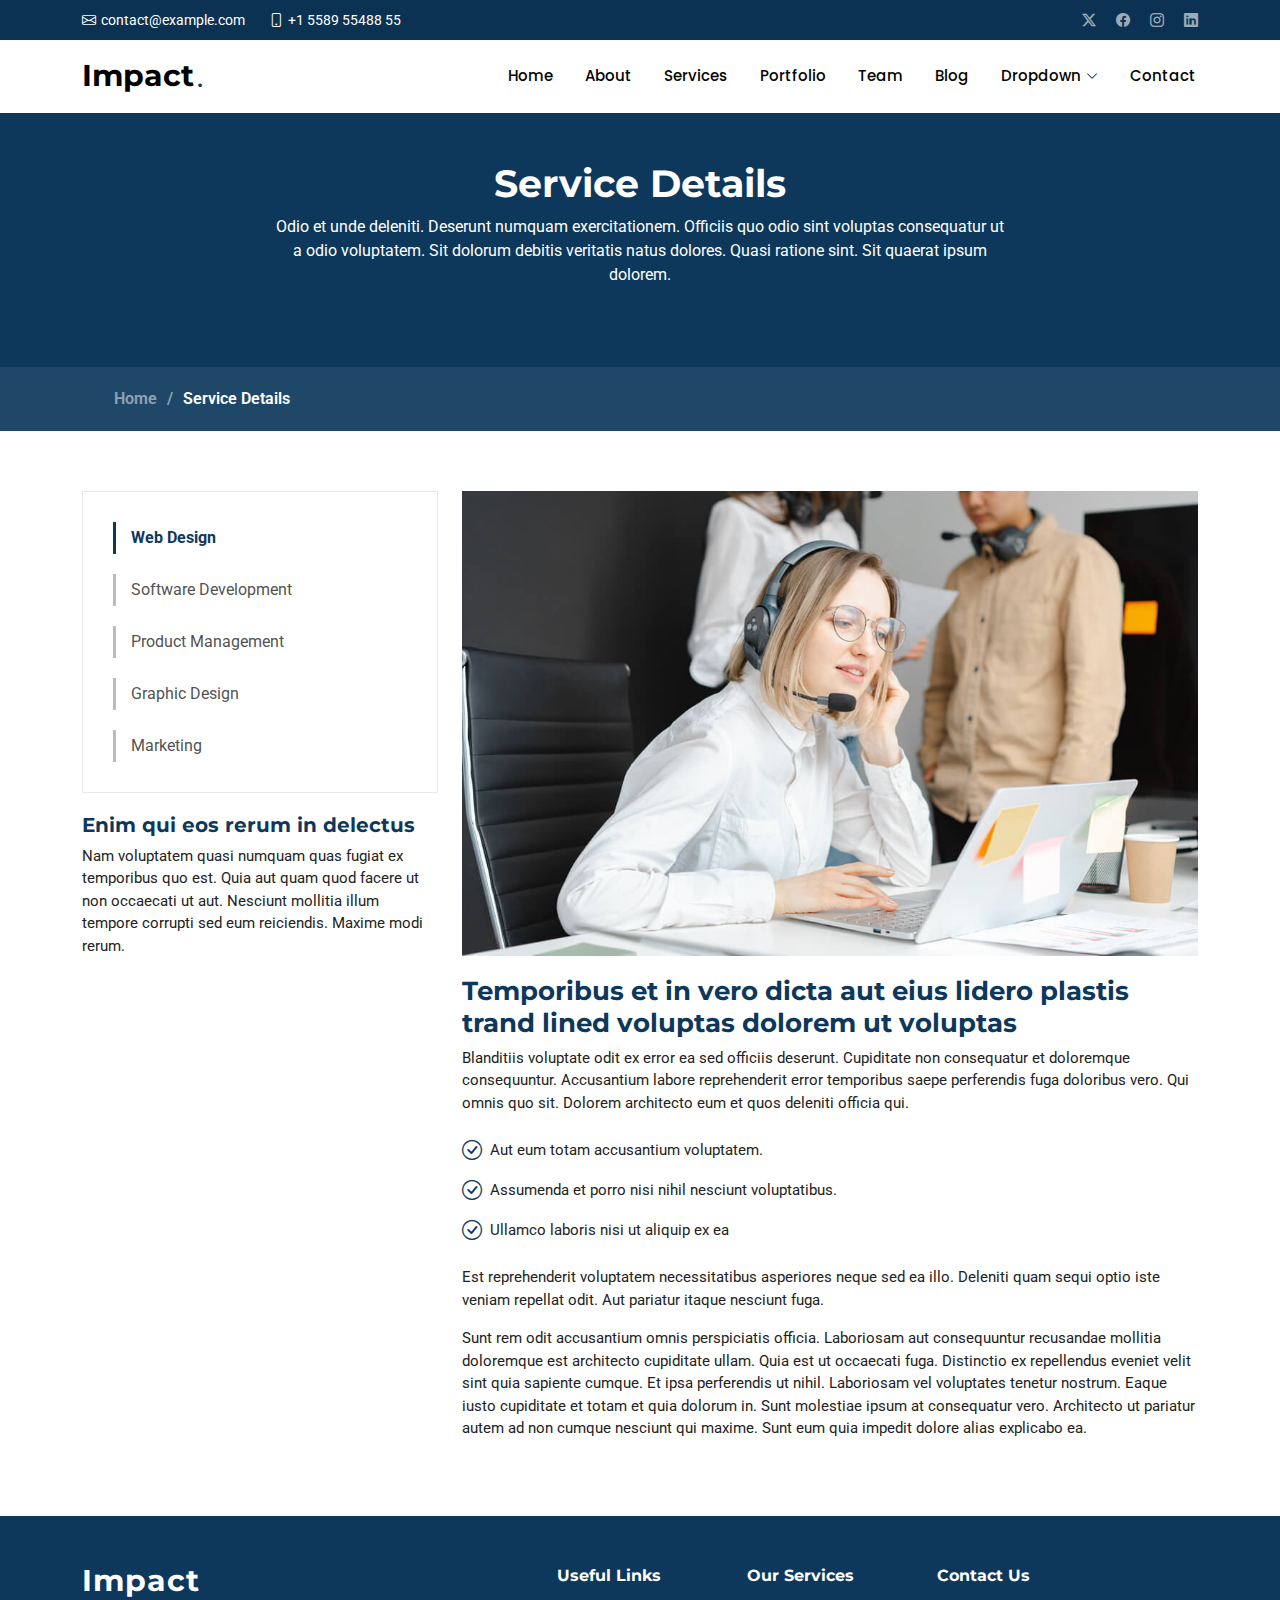
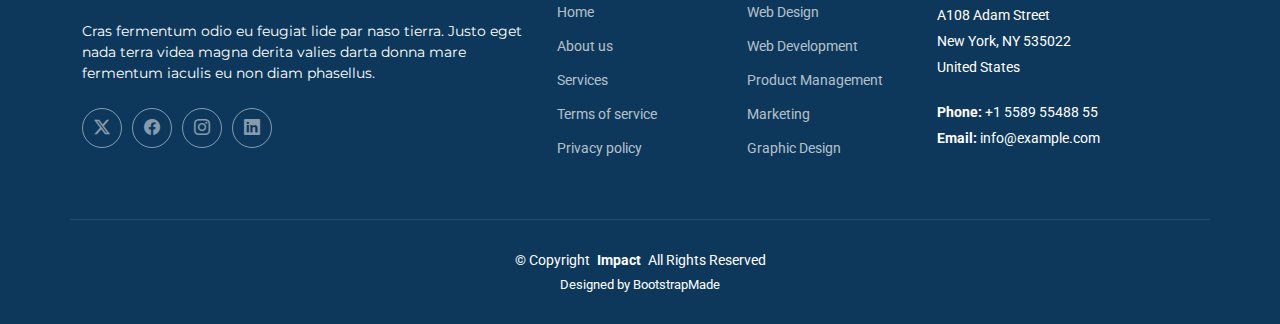
<file: service-details.html>
<!DOCTYPE html>
<html lang="en">

<head>
  <meta charset="utf-8">
  <meta content="width=device-width, initial-scale=1.0" name="viewport">
  <title>Service Details - Impact Bootstrap Template</title>
  <meta content="" name="description">
  <meta content="" name="keywords">

  <!-- Favicons -->
  <link href="assets/img/favicon.png" rel="icon">
  <link href="assets/img/apple-touch-icon.png" rel="apple-touch-icon">

  <!-- Fonts -->
  <link href="https://fonts.googleapis.com" rel="preconnect">
  <link href="https://fonts.gstatic.com" rel="preconnect" crossorigin>
  <link href="https://fonts.googleapis.com/css2?family=Roboto:ital,wght@0,100;0,300;0,400;0,500;0,700;0,900;1,100;1,300;1,400;1,500;1,700;1,900&family=Montserrat:ital,wght@0,100;0,200;0,300;0,400;0,500;0,600;0,700;0,800;0,900;1,100;1,200;1,300;1,400;1,500;1,600;1,700;1,800;1,900&family=Poppins:ital,wght@0,100;0,200;0,300;0,400;0,500;0,600;0,700;0,800;0,900;1,100;1,200;1,300;1,400;1,500;1,600;1,700;1,800;1,900&display=swap" rel="stylesheet">

  <!-- Vendor CSS Files -->
  <link href="assets/vendor/bootstrap/css/bootstrap.min.css" rel="stylesheet">
  <link href="assets/vendor/bootstrap-icons/bootstrap-icons.css" rel="stylesheet">
  <link href="assets/vendor/aos/aos.css" rel="stylesheet">
  <link href="assets/vendor/glightbox/css/glightbox.min.css" rel="stylesheet">
  <link href="assets/vendor/swiper/swiper-bundle.min.css" rel="stylesheet">

  <!-- Main CSS File -->
  <link href="assets/css/main.css" rel="stylesheet">

  <!-- =======================================================
  * Template Name: Impact
  * Template URL: https://bootstrapmade.com/impact-bootstrap-business-website-template/
  * Updated: Jun 29 2024 with Bootstrap v5.3.3
  * Author: BootstrapMade.com
  * License: https://bootstrapmade.com/license/
  ======================================================== -->
</head>

<body class="service-details-page">

  <header id="header" class="header fixed-top">

    <div class="topbar d-flex align-items-center">
      <div class="container d-flex justify-content-center justify-content-md-between">
        <div class="contact-info d-flex align-items-center">
          <i class="bi bi-envelope d-flex align-items-center"><a href="mailto:contact@example.com">contact@example.com</a></i>
          <i class="bi bi-phone d-flex align-items-center ms-4"><span>+1 5589 55488 55</span></i>
        </div>
        <div class="social-links d-none d-md-flex align-items-center">
          <a href="#" class="twitter"><i class="bi bi-twitter-x"></i></a>
          <a href="#" class="facebook"><i class="bi bi-facebook"></i></a>
          <a href="#" class="instagram"><i class="bi bi-instagram"></i></a>
          <a href="#" class="linkedin"><i class="bi bi-linkedin"></i></a>
        </div>
      </div>
    </div><!-- End Top Bar -->

    <div class="branding d-flex align-items-cente">

      <div class="container position-relative d-flex align-items-center justify-content-between">
        <a href="index.html" class="logo d-flex align-items-center">
          <!-- Uncomment the line below if you also wish to use an image logo -->
          <!-- <img src="assets/img/logo.png" alt=""> -->
          <h1 class="sitename">Impact</h1>
          <span>.</span>
        </a>

        <nav id="navmenu" class="navmenu">
          <ul>
            <li><a href="#hero">Home<br></a></li>
            <li><a href="#about">About</a></li>
            <li><a href="#services">Services</a></li>
            <li><a href="#portfolio">Portfolio</a></li>
            <li><a href="#team">Team</a></li>
            <li><a href="blog.html">Blog</a></li>
            <li class="dropdown"><a href="#"><span>Dropdown</span> <i class="bi bi-chevron-down toggle-dropdown"></i></a>
              <ul>
                <li><a href="#">Dropdown 1</a></li>
                <li class="dropdown"><a href="#"><span>Deep Dropdown</span> <i class="bi bi-chevron-down toggle-dropdown"></i></a>
                  <ul>
                    <li><a href="#">Deep Dropdown 1</a></li>
                    <li><a href="#">Deep Dropdown 2</a></li>
                    <li><a href="#">Deep Dropdown 3</a></li>
                    <li><a href="#">Deep Dropdown 4</a></li>
                    <li><a href="#">Deep Dropdown 5</a></li>
                  </ul>
                </li>
                <li><a href="#">Dropdown 2</a></li>
                <li><a href="#">Dropdown 3</a></li>
                <li><a href="#">Dropdown 4</a></li>
              </ul>
            </li>
            <li><a href="#contact">Contact</a></li>
          </ul>
          <i class="mobile-nav-toggle d-xl-none bi bi-list"></i>
        </nav>

      </div>

    </div>

  </header>

  <main class="main">

    <!-- Page Title -->
    <div class="page-title">
      <div class="heading">
        <div class="container">
          <div class="row d-flex justify-content-center text-center">
            <div class="col-lg-8">
              <h1>Service Details</h1>
              <p class="mb-0">Odio et unde deleniti. Deserunt numquam exercitationem. Officiis quo odio sint voluptas consequatur ut a odio voluptatem. Sit dolorum debitis veritatis natus dolores. Quasi ratione sint. Sit quaerat ipsum dolorem.</p>
            </div>
          </div>
        </div>
      </div>
      <nav class="breadcrumbs">
        <div class="container">
          <ol>
            <li><a href="index.html">Home</a></li>
            <li class="current">Service Details</li>
          </ol>
        </div>
      </nav>
    </div><!-- End Page Title -->

    <!-- Service Details Section -->
    <section id="service-details" class="service-details section">

      <div class="container">

        <div class="row gy-4">

          <div class="col-lg-4" data-aos="fade-up" data-aos-delay="100">
            <div class="services-list">
              <a href="#" class="active">Web Design</a>
              <a href="#">Software Development</a>
              <a href="#">Product Management</a>
              <a href="#">Graphic Design</a>
              <a href="#">Marketing</a>
            </div>

            <h4>Enim qui eos rerum in delectus</h4>
            <p>Nam voluptatem quasi numquam quas fugiat ex temporibus quo est. Quia aut quam quod facere ut non occaecati ut aut. Nesciunt mollitia illum tempore corrupti sed eum reiciendis. Maxime modi rerum.</p>
          </div>

          <div class="col-lg-8" data-aos="fade-up" data-aos-delay="200">
            <img src="assets/img/services.jpg" alt="" class="img-fluid services-img">
            <h3>Temporibus et in vero dicta aut eius lidero plastis trand lined voluptas dolorem ut voluptas</h3>
            <p>
              Blanditiis voluptate odit ex error ea sed officiis deserunt. Cupiditate non consequatur et doloremque consequuntur. Accusantium labore reprehenderit error temporibus saepe perferendis fuga doloribus vero. Qui omnis quo sit. Dolorem architecto eum et quos deleniti officia qui.
            </p>
            <ul>
              <li><i class="bi bi-check-circle"></i> <span>Aut eum totam accusantium voluptatem.</span></li>
              <li><i class="bi bi-check-circle"></i> <span>Assumenda et porro nisi nihil nesciunt voluptatibus.</span></li>
              <li><i class="bi bi-check-circle"></i> <span>Ullamco laboris nisi ut aliquip ex ea</span></li>
            </ul>
            <p>
              Est reprehenderit voluptatem necessitatibus asperiores neque sed ea illo. Deleniti quam sequi optio iste veniam repellat odit. Aut pariatur itaque nesciunt fuga.
            </p>
            <p>
              Sunt rem odit accusantium omnis perspiciatis officia. Laboriosam aut consequuntur recusandae mollitia doloremque est architecto cupiditate ullam. Quia est ut occaecati fuga. Distinctio ex repellendus eveniet velit sint quia sapiente cumque. Et ipsa perferendis ut nihil. Laboriosam vel voluptates tenetur nostrum. Eaque iusto cupiditate et totam et quia dolorum in. Sunt molestiae ipsum at consequatur vero. Architecto ut pariatur autem ad non cumque nesciunt qui maxime. Sunt eum quia impedit dolore alias explicabo ea.
            </p>
          </div>

        </div>

      </div>

    </section><!-- /Service Details Section -->

  </main>

  <footer id="footer" class="footer accent-background">

    <div class="container footer-top">
      <div class="row gy-4">
        <div class="col-lg-5 col-md-12 footer-about">
          <a href="index.html" class="logo d-flex align-items-center">
            <span class="sitename">Impact</span>
          </a>
          <p>Cras fermentum odio eu feugiat lide par naso tierra. Justo eget nada terra videa magna derita valies darta donna mare fermentum iaculis eu non diam phasellus.</p>
          <div class="social-links d-flex mt-4">
            <a href=""><i class="bi bi-twitter-x"></i></a>
            <a href=""><i class="bi bi-facebook"></i></a>
            <a href=""><i class="bi bi-instagram"></i></a>
            <a href=""><i class="bi bi-linkedin"></i></a>
          </div>
        </div>

        <div class="col-lg-2 col-6 footer-links">
          <h4>Useful Links</h4>
          <ul>
            <li><a href="#">Home</a></li>
            <li><a href="#">About us</a></li>
            <li><a href="#">Services</a></li>
            <li><a href="#">Terms of service</a></li>
            <li><a href="#">Privacy policy</a></li>
          </ul>
        </div>

        <div class="col-lg-2 col-6 footer-links">
          <h4>Our Services</h4>
          <ul>
            <li><a href="#">Web Design</a></li>
            <li><a href="#">Web Development</a></li>
            <li><a href="#">Product Management</a></li>
            <li><a href="#">Marketing</a></li>
            <li><a href="#">Graphic Design</a></li>
          </ul>
        </div>

        <div class="col-lg-3 col-md-12 footer-contact text-center text-md-start">
          <h4>Contact Us</h4>
          <p>A108 Adam Street</p>
          <p>New York, NY 535022</p>
          <p>United States</p>
          <p class="mt-4"><strong>Phone:</strong> <span>+1 5589 55488 55</span></p>
          <p><strong>Email:</strong> <span>info@example.com</span></p>
        </div>

      </div>
    </div>

    <div class="container copyright text-center mt-4">
      <p>© <span>Copyright</span> <strong class="px-1 sitename">Impact</strong> <span>All Rights Reserved</span></p>
      <div class="credits">
        <!-- All the links in the footer should remain intact. -->
        <!-- You can delete the links only if you've purchased the pro version. -->
        <!-- Licensing information: https://bootstrapmade.com/license/ -->
        <!-- Purchase the pro version with working PHP/AJAX contact form: [buy-url] -->
        Designed by <a href="https://bootstrapmade.com/">BootstrapMade</a>
      </div>
    </div>

  </footer>

  <!-- Scroll Top -->
  <a href="#" id="scroll-top" class="scroll-top d-flex align-items-center justify-content-center"><i class="bi bi-arrow-up-short"></i></a>

  <!-- Preloader -->
  <div id="preloader"></div>

  <!-- Vendor JS Files -->
  <script src="assets/vendor/bootstrap/js/bootstrap.bundle.min.js"></script>
  <script src="assets/vendor/php-email-form/validate.js"></script>
  <script src="assets/vendor/aos/aos.js"></script>
  <script src="assets/vendor/glightbox/js/glightbox.min.js"></script>
  <script src="assets/vendor/swiper/swiper-bundle.min.js"></script>
  <script src="assets/vendor/purecounter/purecounter_vanilla.js"></script>
  <script src="assets/vendor/imagesloaded/imagesloaded.pkgd.min.js"></script>
  <script src="assets/vendor/isotope-layout/isotope.pkgd.min.js"></script>

  <!-- Main JS File -->
  <script src="assets/js/main.js"></script>

</body>

</html>
</file>
<file: assets/css/main.css>
/* Fonts */
:root {
  --default-font: "Roboto",  system-ui, -apple-system, "Segoe UI", Roboto, "Helvetica Neue", Arial, "Noto Sans", "Liberation Sans", sans-serif, "Apple Color Emoji", "Segoe UI Emoji", "Segoe UI Symbol", "Noto Color Emoji";
  --heading-font: "Montserrat",  sans-serif;
  --nav-font: "Poppins",  sans-serif;
}

/* Global Colors - The following color variables are used throughout the website. Updating them here will change the color scheme of the entire website */
:root { 
  --background-color: #ffffff; /* Background color for the entire website, including individual sections */
  --default-color: #222222; /* Default color used for the majority of the text content across the entire website */
  --heading-color: #0d385c; /* Color for headings, subheadings and title throughout the website */
  --accent-color: #0d385c; /* Accent color that represents your brand on the website. It's used for buttons, links, and other elements that need to stand out */
  --surface-color: #ffffff; /* The surface color is used as a background of boxed elements within sections, such as cards, icon boxes, or other elements that require a visual separation from the global background. */
  --contrast-color: #ffffff; /* Contrast color for text, ensuring readability against backgrounds of accent, heading, or default colors. */
}

/* Nav Menu Colors - The following color variables are used specifically for the navigation menu. They are separate from the global colors to allow for more customization options */
:root {
  --nav-color: #020202;  /* The default color of the main navmenu links */
  --nav-hover-color: #0d385c; /* Applied to main navmenu links when they are hovered over or active */
  --nav-mobile-background-color: #ffffff; /* Used as the background color for mobile navigation menu */
  --nav-dropdown-background-color: #ffffff; /* Used as the background color for dropdown items that appear when hovering over primary navigation items */
  --nav-dropdown-color: #0d385c;; /* Used for navigation links of the dropdown items in the navigation menu. */
  --nav-dropdown-hover-color: #0d385c; /* Similar to --nav-hover-color, this color is applied to dropdown navigation links when they are hovered over. */
}

/* Color Presets - These classes override global colors when applied to any section or element, providing reuse of the sam color scheme. */

.light-background {
  --background-color: #f2f9f9;
  --surface-color: #ffffff;
}

.dark-background {
  --background-color: #060606;
  --default-color: #ffffff;
  --heading-color: #ffffff;
  --surface-color: #252525;
  --contrast-color: #ffffff;
}

.accent-background {
  --background-color: #0d385c;;
  --default-color: #ffffff;
  --heading-color: #ffffff;
  --accent-color: #ffffff;
  --surface-color: #0d385c;;
  --contrast-color: #ffffff;
}

/* Smooth scroll */
:root {
  scroll-behavior: smooth;
}

/*--------------------------------------------------------------
# General Styling & Shared Classes
--------------------------------------------------------------*/
body {
  color: var(--default-color);
  background-color: var(--background-color);
  font-family: var(--default-font);
}

a {
  color: var(--accent-color);
  text-decoration: none;
  transition: 0.3s;
}

a:hover {
  color: color-mix(in srgb, var(--accent-color), transparent 25%);
  text-decoration: none;
}

h1,
h2,
h3,
h4,
h5,
h6 {
  color: var(--heading-color);
  font-family: var(--heading-font);
}

/* Pulsating Play Button
------------------------------*/
.pulsating-play-btn {
  width: 94px;
  height: 94px;
  background: radial-gradient(var(--accent-color) 50%, color-mix(in srgb, var(--accent-color), transparent 75%) 52%);
  border-radius: 50%;
  display: block;
  position: relative;
  overflow: hidden;
}

.pulsating-play-btn:before {
  content: "";
  position: absolute;
  width: 120px;
  height: 120px;
  animation-delay: 0s;
  animation: pulsate-play-btn 2s;
  animation-direction: forwards;
  animation-iteration-count: infinite;
  animation-timing-function: steps;
  opacity: 1;
  border-radius: 50%;
  border: 5px solid color-mix(in srgb, var(--accent-color), transparent 30%);
  top: -15%;
  left: -15%;
  background: rgba(198, 16, 0, 0);
}

.pulsating-play-btn:after {
  content: "";
  position: absolute;
  left: 50%;
  top: 50%;
  transform: translateX(-40%) translateY(-50%);
  width: 0;
  height: 0;
  border-top: 10px solid transparent;
  border-bottom: 10px solid transparent;
  border-left: 15px solid #fff;
  z-index: 100;
  transition: all 400ms cubic-bezier(0.55, 0.055, 0.675, 0.19);
}

.pulsating-play-btn:hover:before {
  content: "";
  position: absolute;
  left: 50%;
  top: 50%;
  transform: translateX(-40%) translateY(-50%);
  width: 0;
  height: 0;
  border: none;
  border-top: 10px solid transparent;
  border-bottom: 10px solid transparent;
  border-left: 15px solid #fff;
  z-index: 200;
  animation: none;
  border-radius: 0;
}

.pulsating-play-btn:hover:after {
  border-left: 15px solid var(--accent-color);
  transform: scale(20);
}

@keyframes pulsate-play-btn {
  0% {
    transform: scale(0.6, 0.6);
    opacity: 1;
  }

  100% {
    transform: scale(1, 1);
    opacity: 0;
  }
}

/* PHP Email Form Messages
------------------------------*/
.php-email-form .error-message {
  display: none;
  background: #df1529;
  color: #ffffff;
  text-align: left;
  padding: 15px;
  margin-bottom: 24px;
  font-weight: 600;
}

.php-email-form .sent-message {
  display: none;
  color: #ffffff;
  background: #0d385c;
  text-align: center;
  padding: 15px;
  margin-bottom: 24px;
  font-weight: 600;
}

.php-email-form .loading {
  display: none;
  background: var(--surface-color);
  text-align: center;
  padding: 15px;
  margin-bottom: 24px;
}

.php-email-form .loading:before {
  content: "";
  display: inline-block;
  border-radius: 50%;
  width: 24px;
  height: 24px;
  margin: 0 10px -6px 0;
  border: 3px solid var(--accent-color);
  border-top-color: var(--surface-color);
  animation: php-email-form-loading 1s linear infinite;
}

@keyframes php-email-form-loading {
  0% {
    transform: rotate(0deg);
  }

  100% {
    transform: rotate(360deg);
  }
}

/*--------------------------------------------------------------
# Global Header
--------------------------------------------------------------*/
.header {
  --background-color: #ffffff;
  --heading-color: #000000;
  color: var(--default-color);
  transition: all 0.5s;
  z-index: 997;
  background-color: var(--background-color);
}

.header .topbar {
  background-color: color-mix(in srgb, var(--accent-color) 90%, black 10%);
  height: 40px;
  padding: 0;
  font-size: 14px;
  transition: all 0.5s;
}

.header .topbar .contact-info i {
  font-style: normal;
  color: var(--contrast-color);
}

.header .topbar .contact-info i a,
.header .topbar .contact-info i span {
  padding-left: 5px;
  color: var(--contrast-color);
}

@media (max-width: 575px) {

  .header .topbar .contact-info i a,
  .header .topbar .contact-info i span {
    font-size: 13px;
  }
}

.header .topbar .contact-info i a {
  line-height: 0;
  transition: 0.3s;
}

.header .topbar .contact-info i a:hover {
  color: var(--contrast-color);
  text-decoration: underline;
}

.header .topbar .social-links a {
  color: color-mix(in srgb, var(--contrast-color), transparent 40%);
  line-height: 0;
  transition: 0.3s;
  margin-left: 20px;
}

.header .topbar .social-links a:hover {
  color: var(--contrast-color);
}

.header .branding {
  min-height: 60px;
  padding: 10px 0;
}

.header .logo {
  line-height: 1;
}

.header .logo img {
  max-height: 60px;
  margin-right: 610px;
}

.header .logo h1 {
  font-size: 30px;
  margin: 0;
  font-weight: 700;
  color: var(--heading-color);
}

.header .logo span {
  font-size: 32px;
  margin-left: 2px;
  color: var(--nav-hover-color);
}

.scrolled .header {
  box-shadow: 0px 0 18px rgba(0, 0, 0, 0.1);
}

/*--------------------------------------------------------------
# Navigation Menu
--------------------------------------------------------------*/
/* Desktop Navigation */
@media (min-width: 1200px) {
  .navmenu {
    padding: 0;
  }

  .navmenu ul {
    margin: 0;
    padding: 0;
    display: flex;
    list-style: none;
    align-items: center;
  }

  .navmenu li {
    position: relative;
  }

  .navmenu>ul>li {
    white-space: nowrap;
    padding: 15px 14px;
  }

  .navmenu>ul>li:last-child {
    padding-right: 0;
  }

  .navmenu a,
  .navmenu a:focus {
    color: var(--nav-color);
    font-size: 15px;
    padding: 0 2px;
    font-family: var(--nav-font);
    font-weight: 500;
    display: flex;
    align-items: center;
    justify-content: space-between;
    white-space: nowrap;
    transition: 0.3s;
    position: relative;
  }

  .navmenu a i,
  .navmenu a:focus i {
    font-size: 12px;
    line-height: 0;
    margin-left: 5px;
    transition: 0.3s;
  }

  .navmenu>ul>li>a:before {
    content: "";
    position: absolute;
    height: 2px;
    bottom: -6px;
    left: 0;
    background-color: var(--nav-hover-color);
    visibility: hidden;
    width: 0px;
    transition: all 0.3s ease-in-out 0s;
  }

  .navmenu a:hover:before,
  .navmenu li:hover>a:before,
  .navmenu .active:before {
    visibility: visible;
    width: 100%;
  }

  .navmenu li:hover>a,
  .navmenu .active,
  .navmenu .active:focus {
    color: var(--nav-color);
  }

  .navmenu .dropdown ul {
    margin: 0;
    padding: 10px 0;
    background: var(--nav-dropdown-background-color);
    display: block;
    position: absolute;
    visibility: hidden;
    left: 14px;
    top: 130%;
    opacity: 0;
    transition: 0.3s;
    border-radius: 4px;
    z-index: 99;
    box-shadow: 0px 0px 30px rgba(0, 0, 0, 0.1);
  }

  .navmenu .dropdown ul li {
    min-width: 200px;
  }

  .navmenu .dropdown ul a {
    padding: 10px 20px;
    font-size: 15px;
    text-transform: none;
    color: var(--nav-dropdown-color);
  }

  .navmenu .dropdown ul a i {
    font-size: 12px;
  }

  .navmenu .dropdown ul a:hover,
  .navmenu .dropdown ul .active:hover,
  .navmenu .dropdown ul li:hover>a {
    color: var(--nav-dropdown-hover-color);
  }

  .navmenu .dropdown:hover>ul {
    opacity: 1;
    top: 100%;
    visibility: visible;
  }

  .navmenu .dropdown .dropdown ul {
    top: 0;
    left: -90%;
    visibility: hidden;
  }

  .navmenu .dropdown .dropdown:hover>ul {
    opacity: 1;
    top: 0;
    left: -100%;
    visibility: visible;
  }
}

/* Mobile Navigation */
@media (max-width: 1199px) {
  .mobile-nav-toggle {
    color: var(--nav-color);
    font-size: 28px;
    line-height: 0;
    margin-right: 10px;
    cursor: pointer;
    transition: color 0.3s;
  }

  .navmenu {
    padding: 0;
    z-index: 9997;
  }

  .navmenu ul {
    display: none;
    position: absolute;
    inset: 60px 20px 20px 20px;
    padding: 10px 0;
    margin: 0;
    border-radius: 6px;
    background-color: var(--nav-mobile-background-color);
    border: 1px solid color-mix(in srgb, var(--default-color), transparent 90%);
    box-shadow: none;
    overflow-y: auto;
    transition: 0.3s;
    z-index: 9998;
  }

  .navmenu a,
  .navmenu a:focus {
    color: var(--nav-dropdown-color);
    padding: 10px 20px;
    font-family: var(--nav-font);
    font-size: 17px;
    font-weight: 500;
    display: flex;
    align-items: center;
    justify-content: space-between;
    white-space: nowrap;
    transition: 0.3s;
  }

  .navmenu a i,
  .navmenu a:focus i {
    font-size: 12px;
    line-height: 0;
    margin-left: 5px;
    width: 30px;
    height: 30px;
    display: flex;
    align-items: center;
    justify-content: center;
    border-radius: 50%;
    transition: 0.3s;
    background-color: color-mix(in srgb, var(--accent-color), transparent 90%);
  }

  .navmenu a i:hover,
  .navmenu a:focus i:hover {
    background-color: var(--accent-color);
    color: var(--contrast-color);
  }

  .navmenu a:hover,
  .navmenu .active,
  .navmenu .active:focus {
    color: var(--nav-dropdown-hover-color);
  }

  .navmenu .active i,
  .navmenu .active:focus i {
    background-color: var(--accent-color);
    color: var(--contrast-color);
    transform: rotate(180deg);
  }

  .navmenu .dropdown ul {
    position: static;
    display: none;
    z-index: 99;
    padding: 10px 0;
    margin: 10px 20px;
    background-color: var(--nav-dropdown-background-color);
    transition: all 0.5s ease-in-out;
  }

  .navmenu .dropdown ul ul {
    background-color: rgba(33, 37, 41, 0.1);
  }

  .navmenu .dropdown>.dropdown-active {
    display: block;
    background-color: rgba(33, 37, 41, 0.03);
  }

  .mobile-nav-active {
    overflow: hidden;
  }

  .mobile-nav-active .mobile-nav-toggle {
    color: #fff;
    position: absolute;
    font-size: 32px;
    top: 15px;
    right: 15px;
    margin-right: 0;
    z-index: 9999;
  }

  .mobile-nav-active .navmenu {
    position: fixed;
    overflow: hidden;
    inset: 0;
    background: rgba(33, 37, 41, 0.8);
    transition: 0.3s;
  }

  .mobile-nav-active .navmenu>ul {
    display: block;
  }
}

/*--------------------------------------------------------------
# Global Footer
--------------------------------------------------------------*/
.footer {
  color: var(--default-color);
  background-color: var(--background-color);
  font-size: 14px;
  position: relative;
}

.footer .footer-top {
  padding-top: 50px;
}

.footer .footer-about .logo {
  line-height: 1;
  margin-bottom: 25px;
}

.footer .footer-about .logo img {
  max-height: 40px;
  margin-right: 6px;
}

.footer .footer-about .logo span {
  color: var(--heading-color);
  font-size: 30px;
  font-weight: 700;
  letter-spacing: 1px;
  font-family: var(--heading-font);
}

.footer .footer-about p {
  font-size: 14px;
  font-family: var(--heading-font);
}

.footer .social-links a {
  display: flex;
  align-items: center;
  justify-content: center;
  width: 40px;
  height: 40px;
  border-radius: 50%;
  border: 1px solid color-mix(in srgb, var(--default-color), transparent 50%);
  font-size: 16px;
  color: color-mix(in srgb, var(--default-color), transparent 50%);
  margin-right: 10px;
  transition: 0.3s;
}

.footer .social-links a:hover {
  color: var(--default-color);
  border-color: var(--default-color);
}

.footer h4 {
  font-size: 16px;
  font-weight: bold;
  position: relative;
  padding-bottom: 12px;
}

.footer .footer-links {
  margin-bottom: 30px;
}

.footer .footer-links ul {
  list-style: none;
  padding: 0;
  margin: 0;
}

.footer .footer-links ul i {
  padding-right: 2px;
  font-size: 12px;
  line-height: 0;
}

.footer .footer-links ul li {
  padding: 10px 0;
  display: flex;
  align-items: center;
}

.footer .footer-links ul li:first-child {
  padding-top: 0;
}

.footer .footer-links ul a {
  color: color-mix(in srgb, var(--default-color), transparent 30%);
  display: inline-block;
  line-height: 1;
}

.footer .footer-links ul a:hover {
  color: var(--default-color);
}

.footer .footer-contact p {
  margin-bottom: 5px;
}

.footer .copyright {
  padding-top: 30px;
  padding-bottom: 30px;
  border-top: 1px solid color-mix(in srgb, var(--default-color), transparent 90%);
}

.footer .copyright p {
  margin-bottom: 0;
}

.footer .credits {
  margin-top: 4px;
  font-size: 13px;
}

/*--------------------------------------------------------------
# Preloader
--------------------------------------------------------------*/
#preloader {
  position: fixed;
  inset: 0;
  z-index: 999999;
  overflow: hidden;
  background: var(--background-color);
  transition: all 0.6s ease-out;
}

#preloader:before {
  content: "";
  position: fixed;
  top: calc(50% - 30px);
  left: calc(50% - 30px);
  border: 6px solid #ffffff;
  border-color: var(--accent-color) transparent var(--accent-color) transparent;
  border-radius: 50%;
  width: 60px;
  height: 60px;
  animation: animate-preloader 1.5s linear infinite;
}

@keyframes animate-preloader {
  0% {
    transform: rotate(0deg);
  }

  100% {
    transform: rotate(360deg);
  }
}

/*--------------------------------------------------------------
# Scroll Top Button
--------------------------------------------------------------*/
.scroll-top {
  position: fixed;
  visibility: hidden;
  opacity: 0;
  right: 15px;
  bottom: -15px;
  z-index: 99999;
  background-color: var(--accent-color);
  width: 44px;
  height: 44px;
  border-radius: 50px;
  transition: all 0.4s;
}

.scroll-top i {
  font-size: 24px;
  color: var(--contrast-color);
  line-height: 0;
}

.scroll-top:hover {
  background-color: color-mix(in srgb, var(--accent-color), transparent 20%);
  color: var(--contrast-color);
}

.scroll-top.active {
  visibility: visible;
  opacity: 1;
  bottom: 15px;
}

/*--------------------------------------------------------------
# Disable aos animation delay on mobile devices
--------------------------------------------------------------*/
@media screen and (max-width: 768px) {
  [data-aos-delay] {
    transition-delay: 0 !important;
  }
}

/*--------------------------------------------------------------
# Global Page Titles & Breadcrumbs
--------------------------------------------------------------*/
.page-title {
  --background-color: var(--accent-color);
  --default-color: #fff;
  --heading-color: #fff;
  color: var(--default-color);
  background-color: var(--background-color);
  position: relative;
}

.page-title .heading {
  padding: 160px 0 80px 0;
  border-top: 1px solid color-mix(in srgb, var(--default-color), transparent 90%);
}

.page-title .heading h1 {
  font-size: 38px;
  font-weight: 700;
}

.page-title nav {
  background-color: color-mix(in srgb, var(--default-color), transparent 92%);
  padding: 20px 0;
}

.page-title nav ol {
  display: flex;
  flex-wrap: wrap;
  list-style: none;
  margin: 0;
  font-size: 16px;
  font-weight: 600;
}

.page-title nav ol a {
  color: color-mix(in srgb, var(--default-color), transparent 50%);
}

.page-title nav ol a:hover {
  color: var(--default-color);
}

.page-title nav ol li+li {
  padding-left: 10px;
}

.page-title nav ol li+li::before {
  content: "/";
  display: inline-block;
  padding-right: 10px;
  color: color-mix(in srgb, var(--default-color), transparent 50%);
}

/*--------------------------------------------------------------
# Global Sections
--------------------------------------------------------------*/
section,
.section {
  color: var(--default-color);
  background-color: var(--background-color);
  padding: 60px 0;
  scroll-margin-top: 112px;
  overflow: clip;
}

@media (max-width: 1199px) {

  section,
  .section {
    scroll-margin-top: 100px;
  }
}

/*--------------------------------------------------------------
# Global Section Titles
--------------------------------------------------------------*/
.section-title {
  text-align: center;
  padding-bottom: 60px;
  position: relative;
}

.section-title h2 {
  font-size: 32px;
  font-weight: 700;
  margin-bottom: 20px;
  padding-bottom: 20px;
  position: relative;
}

.section-title h2:after {
  content: "";
  position: absolute;
  display: block;
  width: 50px;
  height: 3px;
  background: var(--accent-color);
  left: 0;
  right: 0;
  bottom: 0;
  margin: auto;
}

.section-title p {
  margin-bottom: 0;
}

/*--------------------------------------------------------------
# Hero Section
--------------------------------------------------------------*/
.hero {
  width: 100%;
  position: relative;
  padding: 140px 0 0 0;
}

.hero .container {
  position: relative;
  z-index: 3;
}

.hero h2 {
  font-size: 48px;
  font-weight: 700;
  margin-bottom: 20px;
}

.hero h2 .accent {
  color: var(--conrast-color);
}

.hero p {
  color: color-mix(in srgb, var(--default-color), transparent 40%);
  font-weight: 400;
  margin-bottom: 30px;
}

.hero .btn-get-started {
  color: var(--contrast-color);
  background: var(--accent-color);
  font-family: var(--heading-font);
  font-weight: 500;
  font-size: 14px;
  letter-spacing: 1px;
  display: inline-block;
  padding: 14px 40px;
  border-radius: 50px;
  transition: 0.3s;
  border: 2px solid color-mix(in srgb, var(--default-color), transparent 90%);
  background-color: color-mix(in srgb, var(--default-color), transparent 90%);
}

.hero .btn-get-started:hover {
  border-color: color-mix(in srgb, var(--default-color), transparent 60%);
}

.hero .btn-watch-video {
  font-size: 16px;
  transition: 0.5s;
  margin-left: 25px;
  font-weight: 600;
  color: var(--default-color);
}

.hero .btn-watch-video i {
  color: color-mix(in srgb, var(--default-color), transparent 50%);
  font-size: 32px;
  transition: 0.3s;
  line-height: 0;
  margin-right: 8px;
}

.hero .btn-watch-video:hover i {
  color: var(--default-color);
}

@media (max-width: 640px) {
  .hero h2 {
    font-size: 36px;
  }

  .hero .btn-get-started,
  .hero .btn-watch-video {
    font-size: 14px;
  }
}

.hero .icon-boxes {
  padding-bottom: 60px;
  z-index: 4;
}

@media (min-width: 1200px) {
  .hero .icon-boxes:before {
    content: "";
    position: absolute;
    bottom: 0;
    left: 0;
    right: 0;
    height: calc(50% + 20px);
    background-color: var(--default-color);
    border-top: 1px solid color-mix(in srgb, var(--default-color), transparent 90%);
  }
}

.hero .icon-box {
  padding: 60px 30px;
  position: relative;
  overflow: hidden;
  background: var(--background-color);
  box-shadow: 0 0 29px 0 rgba(0, 0, 0, 0.1);
  transition: all 0.3s ease-in-out;
  border-radius: 8px;
  z-index: 1;
  height: 100%;
  width: 100%;
  text-align: center;
}

.hero .icon-box .title {
  font-weight: 700;
  margin-bottom: 15px;
  font-size: 24px;
}

.hero .icon-box .title a {
  color: color-mix(in srgb, var(--default-color), transparent 20%);
  transition: 0.3s;
}

.hero .icon-box .icon {
  margin-bottom: 20px;
  padding-top: 10px;
  display: inline-block;
  transition: all 0.3s ease-in-out;
  font-size: 48px;
  line-height: 1;
  color: color-mix(in srgb, var(--default-color), transparent 20%);
}

.hero .icon-box:hover {
  background-color: color-mix(in srgb, var(--background-color), white 10%);
}

.hero .icon-box:hover .title a,
.hero .icon-box:hover .icon {
  color: var(--contrast-color);
}

/*--------------------------------------------------------------
# About Section
--------------------------------------------------------------*/
.about h3 {
  font-weight: 700;
  font-size: 28px;
  margin-bottom: 20px;
}

.about .fst-italic {
  color: color-mix(in srgb, var(--default-color), var(--contrast-color) 50%);
}

.about .content ul {
  list-style: none;
  padding: 0;
}

.about .content ul li {
  padding: 0 0 10px 30px;
  position: relative;
}

.about .content ul i {
  position: absolute;
  font-size: 20px;
  left: 0;
  top: -3px;
  color: var(--accent-color);
}

.about .content p:last-child {
  margin-bottom: 0;
}

.about .pulsating-play-btn {
  position: absolute;
  left: calc(50% - 47px);
  top: calc(50% - 47px);
}

/*--------------------------------------------------------------
# Clients Section
--------------------------------------------------------------*/
.clients .swiper {
  padding: 10px 0;
}

.clients .swiper-wrapper {
  height: auto;
}

.clients .swiper-slide img {
  transition: 0.3s;
}

.clients .swiper-slide img:hover {
  transform: scale(1.1);
}

/*--------------------------------------------------------------
# Stats Section
--------------------------------------------------------------*/
.stats .stats-item {
  padding: 10px;
}

.stats .stats-item i {
  font-size: 44px;
  color: var(--accent-color);
  line-height: 0;
  margin-right: 15px;
}

.stats .stats-item .purecounter {
  color: var(--heading-color);
  font-size: 40px;
  display: block;
  font-weight: 700;
  line-height: 40px;
}

.stats .stats-item p {
  color: color-mix(in srgb, var(--default-color), transparent 40%);
  padding: 15px 0 0 0;
  margin: 0;
  font-family: var(--heading-font);
  font-size: 14px;
}

/*--------------------------------------------------------------
# Call To Action Section
--------------------------------------------------------------*/
.call-to-action {
  background-color: transparent;
}

.call-to-action .container {
  padding-top: 80px;
  padding-bottom: 80px;
  border-radius: 15px;
  overflow: hidden;
  position: relative;
  clip-path: inset(0 round 15px);
}

.call-to-action .container img {
  position: fixed;
  top: 0;
  left: 0;
  display: block;
  width: 100%;
  height: 100%;
  object-fit: cover;
  z-index: 1;
  border-radius: 15px;
  overflow: hidden;
}

.call-to-action .container:before {
  content: "";
  background: rgba(0, 0, 0, 0.5);
  position: absolute;
  inset: 0;
  z-index: 2;
}

.call-to-action .container .content {
  position: relative;
  z-index: 3;
}

.call-to-action h3 {
  color: var(--default-color);
  font-size: 28px;
  font-weight: 700;
  margin-bottom: 20px;
}

.call-to-action p {
  color: var(--default-color);
  margin-bottom: 20px;
}

.call-to-action .play-btn {
  width: 94px;
  height: 94px;
  margin-bottom: 20px;
  background: radial-gradient(var(--accent-color) 50%, color-mix(in srgb, var(--accent-color), transparent 60%) 52%);
  border-radius: 50%;
  display: inline-block;
  position: relative;
  overflow: hidden;
}

.call-to-action .play-btn:before {
  content: "";
  position: absolute;
  width: 120px;
  height: 120px;
  animation-delay: 0s;
  animation: pulsate-btn 2s;
  animation-direction: forwards;
  animation-iteration-count: infinite;
  animation-timing-function: steps;
  opacity: 1;
  border-radius: 50%;
  border: 5px solid color-mix(in srgb, var(--accent-color), transparent 20%);
  top: -15%;
  left: -15%;
  background: rgba(198, 16, 0, 0);
}

.call-to-action .play-btn:after {
  content: "";
  position: absolute;
  left: 50%;
  top: 50%;
  transform: translateX(-40%) translateY(-50%);
  width: 0;
  height: 0;
  border-top: 10px solid transparent;
  border-bottom: 10px solid transparent;
  border-left: 15px solid var(--default-color);
  z-index: 100;
  transition: all 400ms cubic-bezier(0.55, 0.055, 0.675, 0.19);
}

.call-to-action .play-btn:hover:before {
  content: "";
  position: absolute;
  left: 50%;
  top: 50%;
  transform: translateX(-40%) translateY(-50%);
  width: 0;
  height: 0;
  border: none;
  border-top: 10px solid transparent;
  border-bottom: 10px solid transparent;
  border-left: 15px solid var(--default-color);
  z-index: 200;
  animation: none;
  border-radius: 0;
}

.call-to-action .play-btn:hover:after {
  border-left: 15px solid var(--accent-color);
  transform: scale(20);
}

.call-to-action .cta-btn {
  font-family: var(--heading-font);
  font-weight: 500;
  font-size: 16px;
  letter-spacing: 1px;
  display: inline-block;
  padding: 12px 40px;
  border-radius: 5px;
  transition: 0.5s;
  margin: 10px;
  border: 2px solid var(--contrast-color);
  color: var(--contrast-color);
}

.call-to-action .cta-btn:hover {
  background: var(--accent-color);
  border: 2px solid var(--accent-color);
}

@keyframes pulsate-btn {
  0% {
    transform: scale(0.6, 0.6);
    opacity: 1;
  }

  100% {
    transform: scale(1, 1);
    opacity: 0;
  }
}

/*--------------------------------------------------------------
# Services Section
--------------------------------------------------------------*/
.services .service-item {
  background-color: var(--surface-color);
  padding: 40px;
  box-shadow: 0px 0 30px rgba(0, 0, 0, 0.1);
  height: 100%;
}

.services .service-item .icon {
  width: 48px;
  height: 48px;
  position: relative;
  margin-bottom: 50px;
}

.services .service-item .icon i {
  color: color-mix(in srgb, var(--heading-color), transparent 30%);
  font-size: 56px;
  transition: ease-in-out 0.3s;
  z-index: 2;
  position: relative;
}

.services .service-item .icon:before {
  position: absolute;
  content: "";
  height: 100%;
  width: 100%;
  background: color-mix(in srgb, var(--heading-color), transparent 95%);
  border-radius: 50px;
  z-index: 1;
  top: 10px;
  right: -20px;
  transition: 0.3s;
}

.services .service-item h3 {
  color: color-mix(in srgb, var(--heading-color), transparent 20%);
  font-weight: 700;
  margin: 0 0 20px 0;
  padding-bottom: 8px;
  font-size: 22px;
  position: relative;
  display: inline-block;
  border-bottom: 4px solid color-mix(in srgb, var(--heading-color), transparent 90%);
  transition: 0.3s;
}

.services .service-item p {
  line-height: 24px;
  font-size: 14px;
  margin-bottom: 0;
}

.services .service-item .readmore {
  margin-top: 15px;
  display: inline-block;
  color: color-mix(in srgb, var(--default-color), transparent 30%);
}

.services .service-item:hover .icon i {
  color: var(--heading-color);
}

.services .service-item:hover .icon:before {
  background: color-mix(in srgb, var(--accent-color), transparent 50%);
}

.services .service-item:hover h3 {
  border-color: color-mix(in srgb, var(--accent-color), transparent 10%);
  color: var(--heading-color);
}

.services .service-item:hover .readmore {
  color: var(--accent-color);
}

/*--------------------------------------------------------------
# Testimonials Section
--------------------------------------------------------------*/
.testimonials .testimonial-item {
  background-color: var(--surface-color);
  box-shadow: 0px 2px 15px rgba(0, 0, 0, 0.1);
  box-sizing: content-box;
  padding: 30px;
  margin: 30px 15px;
  position: relative;
  height: 100%;
}

.testimonials .testimonial-item .testimonial-img {
  width: 90px;
  border-radius: 50px;
  margin-right: 15px;
}

.testimonials .testimonial-item h3 {
  font-size: 18px;
  font-weight: bold;
  margin: 10px 0 5px 0;
}

.testimonials .testimonial-item h4 {
  font-size: 14px;
  color: color-mix(in srgb, var(--default-color), transparent 40%);
  margin: 0;
}

.testimonials .testimonial-item .stars {
  margin: 10px 0;
}

.testimonials .testimonial-item .stars i {
  color: #ffc107;
  margin: 0 1px;
}

.testimonials .testimonial-item .quote-icon-left,
.testimonials .testimonial-item .quote-icon-right {
  color: color-mix(in srgb, var(--accent-color), transparent 50%);
  font-size: 26px;
  line-height: 0;
}

.testimonials .testimonial-item .quote-icon-left {
  display: inline-block;
  left: -5px;
  position: relative;
}

.testimonials .testimonial-item .quote-icon-right {
  display: inline-block;
  right: -5px;
  position: relative;
  top: 10px;
  transform: scale(-1, -1);
}

.testimonials .testimonial-item p {
  font-style: italic;
  margin: 15px auto 15px auto;
}

.testimonials .swiper-wrapper {
  height: auto;
}

.testimonials .swiper-pagination {
  margin-top: 20px;
  position: relative;
}

.testimonials .swiper-pagination .swiper-pagination-bullet {
  width: 12px;
  height: 12px;
  background-color: color-mix(in srgb, var(--default-color), transparent 85%);
  opacity: 1;
}

.testimonials .swiper-pagination .swiper-pagination-bullet-active {
  background-color: var(--accent-color);
}

@media (max-width: 767px) {
  .testimonials .testimonial-wrap {
    padding-left: 0;
  }

  .testimonials .testimonial-item {
    padding: 30px;
    margin: 15px;
  }

  .testimonials .testimonial-item .testimonial-img {
    position: static;
    left: auto;
  }
}

/*--------------------------------------------------------------
# Portfolio Section
--------------------------------------------------------------*/
.portfolio .portfolio-filters {
  padding: 0 0 20px 0;
  margin: 0 auto;
  list-style: none;
  text-align: center;
}

.portfolio .portfolio-filters li {
  cursor: pointer;
  display: inline-block;
  padding: 0;
  font-size: 18px;
  font-weight: 500;
  margin: 0 10px;
  line-height: 1;
  transition: all 0.3s ease-in-out;
}

.portfolio .portfolio-filters li:hover,
.portfolio .portfolio-filters li.filter-active {
  color: var(--accent-color);
}

.portfolio .portfolio-filters li:first-child {
  margin-left: 0;
}

.portfolio .portfolio-filters li:last-child {
  margin-right: 0;
}

@media (max-width: 575px) {
  .portfolio .portfolio-filters li {
    font-size: 14px;
    margin: 0 5px;
  }
}

.portfolio .portfolio-content {
  background-color: var(--surface-color);
  box-shadow: 0px 10px 30px rgba(1, 25, 131, 0.1);
  height: 50%;
  overflow: hidden;
}

.portfolio .portfolio-content img {
  transition: 0.3s;
  position: relative;
  z-index: 1;
}

.portfolio .portfolio-content .portfolio-info {
  background-color: var(--background-color);
  border-top: 1px solid color-mix(in srgb, var(--default-color), transparent 90%);
  padding: 25px 20px;
  position: relative;
  z-index: 2;
}

.portfolio .portfolio-content .portfolio-info h4 {
  font-size: 14px;
  font-weight: 500;
  padding-right: 100px;
}

.portfolio .portfolio-content .portfolio-info h4 a {
  color: var(--heading-color);
  transition: 0.3s;
}

.portfolio .portfolio-content .portfolio-info h4 a:hover {
  color: var(--accent-color);
}

.portfolio .portfolio-content .portfolio-info p {
  color: color-mix(in srgb, var(--default-color), transparent 30%);
  font-size: 13px;
  margin-bottom: 10;
  padding-right: 50px;
}

.portfolio .portfolio-content:hover img {
  transform: scale(1.1);
}

/*--------------------------------------------------------------
# Team Section
--------------------------------------------------------------*/
.team .member {
  background-color: var(--surface-color);
  box-shadow: 0px 2px 25px rgba(0, 0, 0, 0.1);
  text-align: center;
  border-radius: 15px;
  padding: 15px;
  overflow: hidden;
}

.team .member img {
  border-radius: 15px;
  overflow: hidden;
}

.team .member .member-content {
  padding: 0 20px 30px 20px;
}

.team .member h4 {
  font-weight: 700;
  margin-top: 16px;
  margin-bottom: 2px;
  font-size: 20px;
}

.team .member span {
  font-style: italic;
  display: block;
  font-size: 14px;
  color: color-mix(in srgb, var(--default-color), transparent 40%);
}

.team .member .social {
  margin-top: 15px;
  margin-bottom: 10px;
  display: flex;
  align-items: center;
  justify-content: space-around;
}

.team .member .social a {
  color: color-mix(in srgb, var(--default-color), transparent 60%);
  transition: 0.3s;
  border-radius: 50%;
  width: 40px;
  height: 40px;
  display: flex;
  align-items: center;
  justify-content: center;
  border: 1px solid color-mix(in srgb, var(--default-color), transparent 60%);
}

.team .member .social a:hover {
  color: var(--accent-color);
  border-color: var(--accent-color);
}

.team .member .social i {
  font-size: 18px;
  margin: 0 2px;
}

/*--------------------------------------------------------------
# Pricing Section
--------------------------------------------------------------*/
.pricing {
  padding: 60px 0 120px 0;
}

.pricing .section-title {
  margin-bottom: 40px;
}

.pricing .pricing-item {
  background-color: var(--surface-color);
  box-shadow: 0 3px 20px -2px rgba(0, 0, 0, 0.1);
  padding: 60px 40px;
  height: 100%;
  position: relative;
  border-radius: 15px;
}

.pricing h3 {
  font-weight: 600;
  margin-bottom: 15px;
  font-size: 20px;
  text-align: center;
}

.pricing .icon {
  margin: 30px auto 20px auto;
  width: 70px;
  height: 70px;
  background: var(--accent-color);
  border-radius: 50%;
  display: flex;
  align-items: center;
  justify-content: center;
  transition: 0.3s;
  transform-style: preserve-3d;
}

.pricing .icon i {
  color: var(--background-color);
  font-size: 28px;
  transition: ease-in-out 0.3s;
  line-height: 0;
}

.pricing .icon::before {
  position: absolute;
  content: "";
  height: 86px;
  width: 86px;
  border-radius: 50%;
  background: color-mix(in srgb, var(--accent-color), transparent 80%);
  transition: all 0.3s ease-out 0s;
  transform: translateZ(-1px);
}

.pricing .icon::after {
  position: absolute;
  content: "";
  height: 102px;
  width: 102px;
  border-radius: 50%;
  background: color-mix(in srgb, var(--accent-color), transparent 90%);
  transition: all 0.3s ease-out 0s;
  transform: translateZ(-2px);
}

.pricing h4 {
  font-size: 48px;
  color: var(--accent-color);
  font-weight: 700;
  font-family: var(--heading-font);
  margin-bottom: 25px;
  text-align: center;
}

.pricing h4 sup {
  font-size: 28px;
}

.pricing h4 span {
  color: color-mix(in srgb, var(--default-color), transparent 50%);
  font-size: 18px;
  font-weight: 400;
}

.pricing ul {
  padding: 20px 0;
  list-style: none;
  color: color-mix(in srgb, var(--default-color), transparent 20%);
  text-align: left;
  line-height: 20px;
}

.pricing ul li {
  padding: 10px 0;
  display: flex;
  align-items: center;
}

.pricing ul i {
  color: #059652;
  font-size: 24px;
  padding-right: 3px;
}

.pricing ul .na {
  color: color-mix(in srgb, var(--default-color), transparent 70%);
}

.pricing ul .na i {
  color: color-mix(in srgb, var(--default-color), transparent 70%);
}

.pricing ul .na span {
  text-decoration: line-through;
}

.pricing .buy-btn {
  color: color-mix(in srgb, var(--default-color), transparent 20%);
  display: inline-block;
  padding: 8px 40px 10px 40px;
  border-radius: 50px;
  border: 1px solid color-mix(in srgb, var(--default-color), transparent 80%);
  transition: none;
  font-size: 16px;
  font-weight: 600;
  font-family: var(--heading-font);
  transition: 0.3s;
}

.pricing .buy-btn:hover {
  background-color: var(--accent-color);
  color: var(--contrast-color);
}

.pricing .featured {
  z-index: 10;
  border: 3px solid var(--accent-color);
}

@media (min-width: 992px) {
  .pricing .featured {
    transform: scale(1.15);
  }
}

/*--------------------------------------------------------------
# Faq Section
--------------------------------------------------------------*/
.faq .content h3 {
  font-weight: 400;
  font-size: 34px;
}

.faq .content p {
  font-size: 15px;
  color: color-mix(in srgb, var(--default-color), transparent 30%);
}

.faq .faq-container .faq-item {
  background-color: var(--surface-color);
  position: relative;
  padding: 20px;
  margin-bottom: 20px;
  box-shadow: 0px 5px 25px 0px rgba(0, 0, 0, 0.1);
  overflow: hidden;
}

.faq .faq-container .faq-item:last-child {
  margin-bottom: 0;
}

.faq .faq-container .faq-item h3 {
  font-weight: 600;
  font-size: 18px;
  line-height: 24px;
  margin: 0 30px 0 0;
  transition: 0.3s;
  cursor: pointer;
  display: flex;
  align-items: flex-start;
}

.faq .faq-container .faq-item h3 .num {
  color: var(--accent-color);
  padding-right: 5px;
}

.faq .faq-container .faq-item h3:hover {
  color: var(--accent-color);
}

.faq .faq-container .faq-item .faq-content {
  display: grid;
  grid-template-rows: 0fr;
  transition: 0.3s ease-in-out;
  visibility: hidden;
  opacity: 0;
}

.faq .faq-container .faq-item .faq-content p {
  margin-bottom: 0;
  overflow: hidden;
}

.faq .faq-container .faq-item .faq-toggle {
  position: absolute;
  top: 20px;
  right: 20px;
  font-size: 16px;
  line-height: 0;
  transition: 0.3s;
  cursor: pointer;
}

.faq .faq-container .faq-item .faq-toggle:hover {
  color: var(--accent-color);
}

.faq .faq-container .faq-active h3 {
  color: var(--accent-color);
}

.faq .faq-container .faq-active .faq-content {
  grid-template-rows: 1fr;
  visibility: visible;
  opacity: 1;
  padding-top: 10px;
}

.faq .faq-container .faq-active .faq-toggle {
  transform: rotate(90deg);
  color: var(--accent-color);
}

/*--------------------------------------------------------------
# Recent Posts Section
--------------------------------------------------------------*/
.recent-posts article {
  background: var(--surface-color);
  box-shadow: 0 4px 16px rgba(0, 0, 0, 0.1);
  padding: 30px;
  height: 100%;
  border-radius: 10px;
  overflow: hidden;
}

.recent-posts .post-img {
  max-height: 240px;
  margin: -30px -30px 15px -30px;
  overflow: hidden;
}

.recent-posts .post-category {
  font-size: 16px;
  color: color-mix(in srgb, var(--default-color), transparent 50%);
  margin-bottom: 10px;
}

.recent-posts .title {
  font-size: 20px;
  font-weight: 700;
  padding: 0;
  margin: 0 0 20px 0;
}

.recent-posts .title a {
  color: var(--heading-color);
  transition: 0.3s;
}

.recent-posts .title a:hover {
  color: var(--accent-color);
}

.recent-posts .post-author-img {
  width: 50px;
  border-radius: 50%;
  margin-right: 15px;
}

.recent-posts .post-author {
  font-weight: 600;
  margin-bottom: 5px;
}

.recent-posts .post-date {
  font-size: 14px;
  color: color-mix(in srgb, var(--default-color), transparent 50%);
  margin-bottom: 0;
}

/*--------------------------------------------------------------
# Contact Section
--------------------------------------------------------------*/
.contact .info-container {
  background-color: var(--accent-color);
  height: 100%;
  padding: 20px;
}

.contact .info-item {
  width: 100%;
  margin-bottom: 20px;
  padding: 20px;
  color: var(--contrast-color);
  background-color: color-mix(in srgb, var(--contrast-color), transparent 90%);
}

.contact .info-item:last-child {
  margin-bottom: 0;
}

.contact .info-item i {
  font-size: 20px;
  color: var(--contrast-color);
  background-color: color-mix(in srgb, var(--contrast-color), transparent 80%);
  width: 44px;
  height: 44px;
  display: flex;
  justify-content: center;
  align-items: center;
  border-radius: 50px;
  transition: all 0.3s ease-in-out;
  margin-right: 15px;
}

.contact .info-item h3 {
  color: var(--contrast-color);
  font-size: 20px;
  padding: 0;
  font-size: 18px;
  font-weight: 700;
  margin-bottom: 5px;
}

.contact .info-item p {
  padding: 0;
  margin-bottom: 0;
  font-size: 14px;
}

.contact .info-item:hover i {
  background: var(--contrast-color);
  color: var(--accent-color);
}

.contact .php-email-form {
  background-color: var(--surface-color);
  box-shadow: 0px 0px 20px rgba(0, 0, 0, 0.1);
  width: 100%;
  height: 100%;
  padding: 30px;
}

.contact .php-email-form input[type=text],
.contact .php-email-form input[type=email],
.contact .php-email-form textarea {
  font-size: 14px;
  padding: 10px 15px;
  box-shadow: none;
  border-radius: 0;
  color: var(--default-color);
  background-color: var(--surface-color);
  border-color: color-mix(in srgb, var(--default-color), transparent 80%);
}

.contact .php-email-form input[type=text]:focus,
.contact .php-email-form input[type=email]:focus,
.contact .php-email-form textarea:focus {
  border-color: var(--accent-color);
}

.contact .php-email-form input[type=text]::placeholder,
.contact .php-email-form input[type=email]::placeholder,
.contact .php-email-form textarea::placeholder {
  color: color-mix(in srgb, var(--default-color), transparent 70%);
}

.contact .php-email-form button[type=submit] {
  color: var(--contrast-color);
  background: var(--accent-color);
  border: 0;
  padding: 10px 30px;
  transition: 0.4s;
  border-radius: 50px;
}

.contact .php-email-form button[type=submit]:hover {
  background: color-mix(in srgb, var(--accent-color), transparent 20%);
}

/*--------------------------------------------------------------
# Service Details Section
--------------------------------------------------------------*/
.service-details .services-list {
  background-color: var(--surface-color);
  padding: 10px 30px;
  border: 1px solid color-mix(in srgb, var(--default-color), transparent 90%);
  margin-bottom: 20px;
}

.service-details .services-list a {
  display: block;
  line-height: 1;
  padding: 8px 0 8px 15px;
  border-left: 3px solid color-mix(in srgb, var(--default-color), transparent 70%);
  margin: 20px 0;
  color: color-mix(in srgb, var(--default-color), transparent 20%);
  transition: 0.3s;
}

.service-details .services-list a.active {
  color: var(--heading-color);
  font-weight: 700;
  border-color: var(--accent-color);
}

.service-details .services-list a:hover {
  border-color: var(--accent-color);
}

.service-details .services-img {
  margin-bottom: 20px;
}

.service-details h3 {
  font-size: 26px;
  font-weight: 700;
}

.service-details h4 {
  font-size: 20px;
  font-weight: 700;
}

.service-details p {
  font-size: 15px;
}

.service-details ul {
  list-style: none;
  padding: 0;
  font-size: 15px;
}

.service-details ul li {
  padding: 5px 0;
  display: flex;
  align-items: center;
}

.service-details ul i {
  font-size: 20px;
  margin-right: 8px;
  color: var(--accent-color);
}

/*--------------------------------------------------------------
# Portfolio Details Section
--------------------------------------------------------------*/
.portfolio-details .portfolio-details-slider img {
  width: 100%;
}

.portfolio-details .swiper-wrapper {
  height: auto;
}

.portfolio-details .swiper-button-prev,
.portfolio-details .swiper-button-next {
  width: 48px;
  height: 48px;
}

.portfolio-details .swiper-button-prev:after,
.portfolio-details .swiper-button-next:after {
  color: rgba(255, 255, 255, 0.8);
  background-color: rgba(0, 0, 0, 0.15);
  font-size: 24px;
  border-radius: 50%;
  width: 48px;
  height: 48px;
  display: flex;
  align-items: center;
  justify-content: center;
  transition: 0.3s;
}

.portfolio-details .swiper-button-prev:hover:after,
.portfolio-details .swiper-button-next:hover:after {
  background-color: rgba(0, 0, 0, 0.3);
}

@media (max-width: 575px) {

  .portfolio-details .swiper-button-prev,
  .portfolio-details .swiper-button-next {
    display: none;
  }
}

.portfolio-details .swiper-pagination {
  margin-top: 20px;
  position: relative;
}

.portfolio-details .swiper-pagination .swiper-pagination-bullet {
  width: 10px;
  height: 10px;
  background-color: color-mix(in srgb, var(--default-color), transparent 85%);
  opacity: 1;
}

.portfolio-details .swiper-pagination .swiper-pagination-bullet-active {
  background-color: var(--accent-color);
}

.portfolio-details .portfolio-info h3 {
  font-size: 22px;
  font-weight: 700;
  margin-bottom: 20px;
  padding-bottom: 20px;
  position: relative;
}

.portfolio-details .portfolio-info h3:after {
  content: "";
  position: absolute;
  display: block;
  width: 50px;
  height: 3px;
  background: var(--accent-color);
  left: 0;
  bottom: 0;
}

.portfolio-details .portfolio-info ul {
  list-style: none;
  padding: 0;
  font-size: 15px;
}

.portfolio-details .portfolio-info ul li {
  display: flex;
  flex-direction: column;
  padding-bottom: 15px;
}

.portfolio-details .portfolio-info ul strong {
  text-transform: uppercase;
  font-weight: 400;
  color: color-mix(in srgb, var(--default-color), transparent 50%);
  font-size: 14px;
}

.portfolio-details .portfolio-info .btn-visit {
  padding: 8px 40px;
  background: var(--accent-color);
  color: var(--contrast-color);
  border-radius: 50px;
  transition: 0.3s;
}

.portfolio-details .portfolio-info .btn-visit:hover {
  background: color-mix(in srgb, var(--accent-color), transparent 20%);
}

.portfolio-details .portfolio-description h2 {
  font-size: 26px;
  font-weight: 700;
  margin-bottom: 20px;
}

.portfolio-details .portfolio-description p {
  padding: 0;
}

.portfolio-details .portfolio-description .testimonial-item {
  padding: 30px 30px 0 30px;
  position: relative;
  background: color-mix(in srgb, var(--default-color), transparent 97%);
  margin-bottom: 50px;
}

.portfolio-details .portfolio-description .testimonial-item .testimonial-img {
  width: 90px;
  border-radius: 50px;
  border: 6px solid var(--background-color);
  float: left;
  margin: 0 10px 0 0;
}

.portfolio-details .portfolio-description .testimonial-item h3 {
  font-size: 18px;
  font-weight: bold;
  margin: 15px 0 5px 0;
  padding-top: 20px;
}

.portfolio-details .portfolio-description .testimonial-item h4 {
  font-size: 14px;
  color: #6c757d;
  margin: 0;
}

.portfolio-details .portfolio-description .testimonial-item .quote-icon-left,
.portfolio-details .portfolio-description .testimonial-item .quote-icon-right {
  color: color-mix(in srgb, var(--accent-color), transparent 50%);
  font-size: 26px;
  line-height: 0;
}

.portfolio-details .portfolio-description .testimonial-item .quote-icon-left {
  display: inline-block;
  left: -5px;
  position: relative;
}

.portfolio-details .portfolio-description .testimonial-item .quote-icon-right {
  display: inline-block;
  right: -5px;
  position: relative;
  top: 10px;
  transform: scale(-1, -1);
}

.portfolio-details .portfolio-description .testimonial-item p {
  font-style: italic;
  margin: 0 0 15px 0 0 0;
  padding: 0;
}

/*--------------------------------------------------------------
# Starter Section Section
--------------------------------------------------------------*/
.starter-section {
  /* Add your styles here */
}

/*--------------------------------------------------------------
# Blog Posts Section
--------------------------------------------------------------*/
.blog-posts article {
  background-color: var(--surface-color);
  box-shadow: 0 4px 16px rgba(0, 0, 0, 0.1);
  padding: 30px;
  height: 100%;
  border-radius: 10px;
  overflow: hidden;
}

.blog-posts .post-img {
  max-height: 240px;
  margin: -30px -30px 15px -30px;
  overflow: hidden;
}

.blog-posts .post-category {
  font-size: 16px;
  color: color-mix(in srgb, var(--default-color), transparent 40%);
  margin-bottom: 10px;
}

.blog-posts .title {
  font-size: 20px;
  font-weight: 700;
  padding: 0;
  margin: 0 0 20px 0;
}

.blog-posts .title a {
  color: var(--heading-color);
  transition: 0.3s;
}

.blog-posts .title a:hover {
  color: var(--accent-color);
}

.blog-posts .post-author-img {
  width: 50px;
  border-radius: 50%;
  margin-right: 15px;
}

.blog-posts .post-author {
  font-weight: 600;
  margin-bottom: 5px;
}

.blog-posts .post-date {
  font-size: 14px;
  color: color-mix(in srgb, var(--default-color), transparent 40%);
  margin-bottom: 0;
}

/*--------------------------------------------------------------
# Blog Pagination Section
--------------------------------------------------------------*/
.blog-pagination {
  padding-top: 0;
  color: color-mix(in srgb, var(--default-color), transparent 40%);
}

.blog-pagination ul {
  display: flex;
  padding: 0;
  margin: 0;
  list-style: none;
}

.blog-pagination li {
  margin: 0 5px;
  transition: 0.3s;
}

.blog-pagination li a {
  color: color-mix(in srgb, var(--default-color), transparent 40%);
  padding: 7px 16px;
  display: flex;
  align-items: center;
  justify-content: center;
}

.blog-pagination li a.active,
.blog-pagination li a:hover {
  background: var(--accent-color);
  color: var(--contrast-color);
}

.blog-pagination li a.active a,
.blog-pagination li a:hover a {
  color: var(--contrast-color);
}

/*--------------------------------------------------------------
# Blog Details Section
--------------------------------------------------------------*/
.blog-details {
  padding-bottom: 30px;
}

.blog-details .article {
  background-color: var(--surface-color);
  padding: 30px;
  box-shadow: 0 4px 16px rgba(0, 0, 0, 0.1);
}

.blog-details .post-img {
  margin: -30px -30px 20px -30px;
  overflow: hidden;
}

.blog-details .title {
  color: var(--heading-color);
  font-size: 28px;
  font-weight: 700;
  padding: 0;
  margin: 30px 0;
}

.blog-details .content {
  margin-top: 20px;
}

.blog-details .content h3 {
  font-size: 22px;
  margin-top: 30px;
  font-weight: bold;
}

.blog-details .content blockquote {
  overflow: hidden;
  background-color: color-mix(in srgb, var(--default-color), transparent 95%);
  padding: 60px;
  position: relative;
  text-align: center;
  margin: 20px 0;
}

.blog-details .content blockquote p {
  color: var(--default-color);
  line-height: 1.6;
  margin-bottom: 0;
  font-style: italic;
  font-weight: 500;
  font-size: 22px;
}

.blog-details .content blockquote:after {
  content: "";
  position: absolute;
  left: 0;
  top: 0;
  bottom: 0;
  width: 3px;
  background-color: var(--accent-color);
  margin-top: 20px;
  margin-bottom: 20px;
}

.blog-details .meta-top {
  margin-top: 20px;
  color: color-mix(in srgb, var(--default-color), transparent 40%);
}

.blog-details .meta-top ul {
  display: flex;
  flex-wrap: wrap;
  list-style: none;
  align-items: center;
  padding: 0;
  margin: 0;
}

.blog-details .meta-top ul li+li {
  padding-left: 20px;
}

.blog-details .meta-top i {
  font-size: 16px;
  margin-right: 8px;
  line-height: 0;
  color: color-mix(in srgb, var(--default-color), transparent 40%);
}

.blog-details .meta-top a {
  color: color-mix(in srgb, var(--default-color), transparent 40%);
  font-size: 14px;
  display: inline-block;
  line-height: 1;
}

.blog-details .meta-bottom {
  padding-top: 10px;
  border-top: 1px solid color-mix(in srgb, var(--default-color), transparent 90%);
}

.blog-details .meta-bottom i {
  color: color-mix(in srgb, var(--default-color), transparent 40%);
  display: inline;
}

.blog-details .meta-bottom a {
  color: color-mix(in srgb, var(--default-color), transparent 40%);
  transition: 0.3s;
}

.blog-details .meta-bottom a:hover {
  color: var(--accent-color);
}

.blog-details .meta-bottom .cats {
  list-style: none;
  display: inline;
  padding: 0 20px 0 0;
  font-size: 14px;
}

.blog-details .meta-bottom .cats li {
  display: inline-block;
}

.blog-details .meta-bottom .tags {
  list-style: none;
  display: inline;
  padding: 0;
  font-size: 14px;
}

.blog-details .meta-bottom .tags li {
  display: inline-block;
}

.blog-details .meta-bottom .tags li+li::before {
  padding-right: 6px;
  color: var(--default-color);
  content: ",";
}

.blog-details .meta-bottom .share {
  font-size: 16px;
}

.blog-details .meta-bottom .share i {
  padding-left: 5px;
}

/*--------------------------------------------------------------
# Blog Author Section
--------------------------------------------------------------*/
.blog-author {
  padding: 10px 0 40px 0;
}

.blog-author .author-container {
  background-color: var(--surface-color);
  padding: 20px;
  box-shadow: 0 4px 16px rgba(0, 0, 0, 0.1);
}

.blog-author img {
  max-width: 120px;
  margin-right: 20px;
}

.blog-author h4 {
  font-weight: 600;
  font-size: 20px;
  margin-bottom: 0px;
  padding: 0;
  color: color-mix(in srgb, var(--default-color), transparent 20%);
}

.blog-author .social-links {
  margin: 0 10px 10px 0;
}

.blog-author .social-links a {
  color: color-mix(in srgb, var(--default-color), transparent 60%);
  margin-right: 5px;
}

.blog-author p {
  font-style: italic;
  color: color-mix(in srgb, var(--default-color), transparent 30%);
  margin-bottom: 0;
}

/*--------------------------------------------------------------
# Blog Comments Section
--------------------------------------------------------------*/
.blog-comments {
  padding: 10px 0;
}

.blog-comments .comments-count {
  font-weight: bold;
}

.blog-comments .comment {
  margin-top: 30px;
  position: relative;
}

.blog-comments .comment .comment-img {
  margin-right: 14px;
}

.blog-comments .comment .comment-img img {
  width: 60px;
}

.blog-comments .comment h5 {
  font-size: 16px;
  margin-bottom: 2px;
}

.blog-comments .comment h5 a {
  font-weight: bold;
  color: var(--default-color);
  transition: 0.3s;
}

.blog-comments .comment h5 a:hover {
  color: var(--accent-color);
}

.blog-comments .comment h5 .reply {
  padding-left: 10px;
  color: color-mix(in srgb, var(--default-color), transparent 20%);
}

.blog-comments .comment h5 .reply i {
  font-size: 20px;
}

.blog-comments .comment time {
  display: block;
  font-size: 14px;
  color: color-mix(in srgb, var(--default-color), transparent 40%);
  margin-bottom: 5px;
}

.blog-comments .comment.comment-reply {
  padding-left: 40px;
}

/*--------------------------------------------------------------
# Comment Form Section
--------------------------------------------------------------*/
.comment-form {
  padding-top: 10px;
}

.comment-form form {
  background-color: var(--surface-color);
  margin-top: 30px;
  padding: 30px;
  box-shadow: 0 4px 16px rgba(0, 0, 0, 0.1);
}

.comment-form form h4 {
  font-weight: bold;
  font-size: 22px;
}

.comment-form form p {
  font-size: 14px;
}

.comment-form form input {
  background-color: var(--surface-color);
  color: var(--default-color);
  border: 1px solid color-mix(in srgb, var(--default-color), transparent 70%);
  font-size: 14px;
  border-radius: 4px;
  padding: 10px 10px;
}

.comment-form form input:focus {
  color: var(--default-color);
  background-color: var(--surface-color);
  box-shadow: none;
  border-color: var(--accent-color);
}

.comment-form form input::placeholder {
  color: color-mix(in srgb, var(--default-color), transparent 50%);
}

.comment-form form textarea {
  background-color: var(--surface-color);
  color: var(--default-color);
  border: 1px solid color-mix(in srgb, var(--default-color), transparent 70%);
  border-radius: 4px;
  padding: 10px 10px;
  font-size: 14px;
  height: 120px;
}

.comment-form form textarea:focus {
  color: var(--default-color);
  box-shadow: none;
  border-color: var(--accent-color);
  background-color: var(--surface-color);
}

.comment-form form textarea::placeholder {
  color: color-mix(in srgb, var(--default-color), transparent 50%);
}

.comment-form form .form-group {
  margin-bottom: 25px;
}

.comment-form form .btn-primary {
  border-radius: 4px;
  padding: 10px 20px;
  border: 0;
  background-color: var(--accent-color);
  color: var(--contrast-color);
}

.comment-form form .btn-primary:hover {
  color: var(--contrast-color);
  background-color: color-mix(in srgb, var(--accent-color), transparent 20%);
}

/*--------------------------------------------------------------
# Widgets
--------------------------------------------------------------*/
.widgets-container {
  background-color: var(--surface-color);
  padding: 30px;
  margin: 60px 0 30px 0;
  box-shadow: 0 4px 16px rgba(0, 0, 0, 0.1);
}

.widget-title {
  color: var(--heading-color);
  font-size: 20px;
  font-weight: 700;
  padding: 0;
  margin: 0 0 20px 0;
}

.widget-item {
  margin-bottom: 40px;
}

.widget-item:last-child {
  margin-bottom: 0;
}

.search-widget form {
  background: var(--background-color);
  border: 1px solid color-mix(in srgb, var(--default-color), transparent 70%);
  padding: 3px 10px;
  position: relative;
  transition: 0.3s;
}

.search-widget form input[type=text] {
  border: 0;
  padding: 4px;
  border-radius: 4px;
  width: calc(100% - 40px);
  background-color: var(--background-color);
  color: var(--default-color);
}

.search-widget form input[type=text]:focus {
  outline: none;
}

.search-widget form button {
  background: var(--accent-color);
  color: var(--contrast-color);
  position: absolute;
  top: 0;
  right: 0;
  bottom: 0;
  border: 0;
  font-size: 16px;
  padding: 0 15px;
  margin: -1px;
  transition: 0.3s;
  border-radius: 0 4px 4px 0;
  line-height: 0;
}

.search-widget form button i {
  line-height: 0;
}

.search-widget form button:hover {
  background: color-mix(in srgb, var(--accent-color), transparent 20%);
}

.search-widget form:is(:focus-within) {
  border-color: var(--accent-color);
}

.categories-widget ul {
  list-style: none;
  padding: 0;
  margin: 0;
}

.categories-widget ul li {
  padding-bottom: 10px;
}

.categories-widget ul li:last-child {
  padding-bottom: 0;
}

.categories-widget ul a {
  color: color-mix(in srgb, var(--default-color), transparent 20%);
  transition: 0.3s;
}

.categories-widget ul a:hover {
  color: var(--accent-color);
}

.categories-widget ul a span {
  padding-left: 5px;
  color: color-mix(in srgb, var(--default-color), transparent 50%);
  font-size: 14px;
}

.recent-posts-widget .post-item {
  display: flex;
  margin-bottom: 15px;
}

.recent-posts-widget .post-item:last-child {
  margin-bottom: 0;
}

.recent-posts-widget .post-item img {
  width: 80px;
  margin-right: 15px;
}

.recent-posts-widget .post-item h4 {
  font-size: 15px;
  font-weight: bold;
  margin-bottom: 5px;
}

.recent-posts-widget .post-item h4 a {
  color: var(--default-color);
  transition: 0.3s;
}

.recent-posts-widget .post-item h4 a:hover {
  color: var(--accent-color);
}

.recent-posts-widget .post-item time {
  display: block;
  font-style: italic;
  font-size: 14px;
  color: color-mix(in srgb, var(--default-color), transparent 50%);
}

.tags-widget {
  margin-bottom: -10px;
}

.tags-widget ul {
  list-style: none;
  padding: 0;
  margin: 0;
}

.tags-widget ul li {
  display: inline-block;
}

.tags-widget ul a {
  color: color-mix(in srgb, var(--default-color), transparent 30%);
  font-size: 14px;
  padding: 6px 14px;
  margin: 0 6px 8px 0;
  border: 1px solid color-mix(in srgb, var(--default-color), transparent 60%);
  display: inline-block;
  transition: 0.3s;
}

.tags-widget ul a:hover {
  background: var(--accent-color);
  color: var(--contrast-color);
  border: 1px solid var(--accent-color);
}

.tags-widget ul a span {
  padding-left: 5px;
  color: color-mix(in srgb, var(--default-color), transparent 60%);
  font-size: 14px;
}






.portfolio-content {
  min-height: 200px; /* Defina a altura mínima */
  display: flex;
  flex-direction: column;
  justify-content: space-between;
}
</file>
<file: assets/css/styles.css>
.precisa {
    margin: 50px;
    text-transform: uppercase;
}

.precisa-image {
    margin-bottom: 50px;
    width: 400px;
    margin-left: 300px;
}

.titulo-sefin {
    margin-top: 100px;
}

.sefin {
    text-align: center;
}

.asterisco {
    color: red;
}

p{
    font-size: 14px;
}

.item {
    width: 150px;
    padding-top: 20px;
    background-color: lightgray;  
    margin-left: 20px; 
    /* height: 140px; */
    border: 1px solid transparent;
    cursor: pointer;
}

.item:hover {
    border: 1px solid;
    border-color: darkblue;
    color: #000;
}

.item:hover p {
    color: #000;
}
</file>
<file: notanacional/css/main.css>
/* Fonts */
:root {
  --default-font: "Roboto",  system-ui, -apple-system, "Segoe UI", Roboto, "Helvetica Neue", Arial, "Noto Sans", "Liberation Sans", sans-serif, "Apple Color Emoji", "Segoe UI Emoji", "Segoe UI Symbol", "Noto Color Emoji";
  --heading-font: "Montserrat",  sans-serif;
  --nav-font: "Poppins",  sans-serif;
}

/* Global Colors - The following color variables are used throughout the website. Updating them here will change the color scheme of the entire website */
:root { 
  --background-color: #f8f9f9; /* Background color for the entire website, including individual sections */
  --default-color: #222222; /* Default color used for the majority of the text content across the entire website */
  --heading-color: #0d385c; /* Color for headings, subheadings and title throughout the website */
  --accent-color: #0d385c; /* Accent color that represents your brand on the website. It's used for buttons, links, and other elements that need to stand out */
  --surface-color: #ffffff; /* The surface color is used as a background of boxed elements within sections, such as cards, icon boxes, or other elements that require a visual separation from the global background. */
  --contrast-color: #ffffff; /* Contrast color for text, ensuring readability against backgrounds of accent, heading, or default colors. */
}

/* Nav Menu Colors - The following color variables are used specifically for the navigation menu. They are separate from the global colors to allow for more customization options */
:root {
  --nav-color: #020202;  /* The default color of the main navmenu links */
  --nav-hover-color: #0d385c; /* Applied to main navmenu links when they are hovered over or active */
  --nav-mobile-background-color: #ffffff; /* Used as the background color for mobile navigation menu */
  --nav-dropdown-background-color: #ffffff; /* Used as the background color for dropdown items that appear when hovering over primary navigation items */
  --nav-dropdown-color: #0d385c;; /* Used for navigation links of the dropdown items in the navigation menu. */
  --nav-dropdown-hover-color: #0d385c; /* Similar to --nav-hover-color, this color is applied to dropdown navigation links when they are hovered over. */
}

/* Color Presets - These classes override global colors when applied to any section or element, providing reuse of the sam color scheme. */

.light-background {
  --background-color: #f2f9f9;
  --surface-color: #ffffff;
}

.dark-background {
  --background-color: #060606;
  --default-color: #ffffff;
  --heading-color: #ffffff;
  --surface-color: #252525;
  --contrast-color: #ffffff;
}

.accent-background {
  --background-color: #0d385c;;
  --default-color: #ffffff;
  --heading-color: #ffffff;
  --accent-color: #ffffff;
  --surface-color: #0d385c;;
  --contrast-color: #ffffff;
}

/* Smooth scroll */
:root {
  scroll-behavior: smooth;
}

/*--------------------------------------------------------------
# General Styling & Shared Classes
--------------------------------------------------------------*/
body {
  color: var(--default-color);
  background-color: var(--background-color);
  font-family: var(--default-font);  
}

a {
  color: var(--accent-color);
  text-decoration: none;
  transition: 0.3s;
}

a:hover {
  color: color-mix(in srgb, var(--accent-color), transparent 25%);
  text-decoration: none;
}

h1,
h2,
h3,
h4,
h5,
h6 {
  color: var(--heading-color);
  font-family: var(--heading-font);
}

/* Pulsating Play Button
------------------------------*/
.pulsating-play-btn {
  width: 94px;
  height: 94px;
  background: radial-gradient(var(--accent-color) 50%, color-mix(in srgb, var(--accent-color), transparent 75%) 52%);
  border-radius: 50%;
  display: block;
  position: relative;
  overflow: hidden;
}

.pulsating-play-btn:before {
  content: "";
  position: absolute;
  width: 120px;
  height: 120px;
  animation-delay: 0s;
  animation: pulsate-play-btn 2s;
  animation-direction: forwards;
  animation-iteration-count: infinite;
  animation-timing-function: steps;
  opacity: 1;
  border-radius: 50%;
  border: 5px solid color-mix(in srgb, var(--accent-color), transparent 30%);
  top: -15%;
  left: -15%;
  background: rgba(198, 16, 0, 0);
}

.pulsating-play-btn:after {
  content: "";
  position: absolute;
  left: 50%;
  top: 50%;
  transform: translateX(-40%) translateY(-50%);
  width: 0;
  height: 0;
  border-top: 10px solid transparent;
  border-bottom: 10px solid transparent;
  border-left: 15px solid #fff;
  z-index: 100;
  transition: all 400ms cubic-bezier(0.55, 0.055, 0.675, 0.19);
}

.pulsating-play-btn:hover:before {
  content: "";
  position: absolute;
  left: 50%;
  top: 50%;
  transform: translateX(-40%) translateY(-50%);
  width: 0;
  height: 0;
  border: none;
  border-top: 10px solid transparent;
  border-bottom: 10px solid transparent;
  border-left: 15px solid #fff;
  z-index: 200;
  animation: none;
  border-radius: 0;
}

.pulsating-play-btn:hover:after {
  border-left: 15px solid var(--accent-color);
  transform: scale(20);
}

@keyframes pulsate-play-btn {
  0% {
    transform: scale(0.6, 0.6);
    opacity: 1;
  }

  100% {
    transform: scale(1, 1);
    opacity: 0;
  }
}

/* PHP Email Form Messages
------------------------------*/
.php-email-form .error-message {
  display: none;
  background: #df1529;
  color: #ffffff;
  text-align: left;
  padding: 15px;
  margin-bottom: 24px;
  font-weight: 600;
}

.php-email-form .sent-message {
  display: none;
  color: #ffffff;
  background: #0d385c;
  text-align: center;
  padding: 15px;
  margin-bottom: 24px;
  font-weight: 600;
}

.php-email-form .loading {
  display: none;
  background: var(--surface-color);
  text-align: center;
  padding: 15px;
  margin-bottom: 24px;
}

.php-email-form .loading:before {
  content: "";
  display: inline-block;
  border-radius: 50%;
  width: 24px;
  height: 24px;
  margin: 0 10px -6px 0;
  border: 3px solid var(--accent-color);
  border-top-color: var(--surface-color);
  animation: php-email-form-loading 1s linear infinite;
}

@keyframes php-email-form-loading {
  0% {
    transform: rotate(0deg);
  }

  100% {
    transform: rotate(360deg);
  }
}

/*--------------------------------------------------------------
# Global Header
--------------------------------------------------------------*/
.header {
  --background-color: #ffffff;
  --heading-color: #000000;
  color: var(--default-color);
  transition: all 0.5s;
  z-index: 997;
  background-color: var(--background-color);
}

.header .topbar {
  background-color: color-mix(in srgb, var(--accent-color) 90%, black 10%);
  height: 40px;
  padding: 0;
  font-size: 14px;
  transition: all 0.5s;
}

.header .topbar .contact-info i {
  font-style: normal;
  color: var(--contrast-color);
}

.header .topbar .contact-info i a,
.header .topbar .contact-info i span {
  padding-left: 5px;
  color: var(--contrast-color);
}

@media (max-width: 575px) {

  .header .topbar .contact-info i a,
  .header .topbar .contact-info i span {
    font-size: 13px;
  }
}

.header .topbar .contact-info i a {
  line-height: 0;
  transition: 0.3s;
}

.header .topbar .contact-info i a:hover {
  color: var(--contrast-color);
  text-decoration: underline;
}

.header .topbar .social-links a {
  color: color-mix(in srgb, var(--contrast-color), transparent 40%);
  line-height: 0;
  transition: 0.3s;
  margin-left: 20px;
}

.header .topbar .social-links a:hover {
  color: var(--contrast-color);
}

.header .branding {
  min-height: 60px;
  padding: 10px 0;
}

.header .logo {
  line-height: 1;
}

.header .logo img {
  max-height: 60px;
  margin-right: 610px;
}

.header .logo h1 {
  font-size: 30px;
  margin: 0;
  font-weight: 700;
  color: var(--heading-color);
}

.header .logo span {
  font-size: 32px;
  margin-left: 2px;
  color: var(--nav-hover-color);
}

.scrolled .header {
  box-shadow: 0px 0 18px rgba(0, 0, 0, 0.1);
}

/*--------------------------------------------------------------
# Navigation Menu
--------------------------------------------------------------*/
/* Desktop Navigation */
@media (min-width: 1200px) {
  .navmenu {
    padding: 0;
  }

  .navmenu ul {
    margin: 0;
    padding: 0;
    display: flex;
    list-style: none;
    align-items: center;
  }

  .navmenu li {
    position: relative;
  }

  .navmenu>ul>li {
    white-space: nowrap;
    padding: 15px 14px;
  }

  .navmenu>ul>li:last-child {
    padding-right: 0;
  }

  .navmenu a,
  .navmenu a:focus {
    color: var(--nav-color);
    font-size: 15px;
    padding: 0 2px;
    font-family: var(--nav-font);
    font-weight: 500;
    display: flex;
    align-items: center;
    justify-content: space-between;
    white-space: nowrap;
    transition: 0.3s;
    position: relative;
  }

  .navmenu a i,
  .navmenu a:focus i {
    font-size: 12px;
    line-height: 0;
    margin-left: 5px;
    transition: 0.3s;
  }

  .navmenu>ul>li>a:before {
    content: "";
    position: absolute;
    height: 2px;
    bottom: -6px;
    left: 0;
    background-color: var(--nav-hover-color);
    visibility: hidden;
    width: 0px;
    transition: all 0.3s ease-in-out 0s;
  }

  .navmenu a:hover:before,
  .navmenu li:hover>a:before,
  .navmenu .active:before {
    visibility: visible;
    width: 100%;
  }

  .navmenu li:hover>a,
  .navmenu .active,
  .navmenu .active:focus {
    color: var(--nav-color);
  }

  .navmenu .dropdown ul {
    margin: 0;
    padding: 10px 0;
    background: var(--nav-dropdown-background-color);
    display: block;
    position: absolute;
    visibility: hidden;
    left: 14px;
    top: 130%;
    opacity: 0;
    transition: 0.3s;
    border-radius: 4px;
    z-index: 99;
    box-shadow: 0px 0px 30px rgba(0, 0, 0, 0.1);
  }

  .navmenu .dropdown ul li {
    min-width: 200px;
  }

  .navmenu .dropdown ul a {
    padding: 10px 20px;
    font-size: 15px;
    text-transform: none;
    color: var(--nav-dropdown-color);
  }

  .navmenu .dropdown ul a i {
    font-size: 12px;
  }

  .navmenu .dropdown ul a:hover,
  .navmenu .dropdown ul .active:hover,
  .navmenu .dropdown ul li:hover>a {
    color: var(--nav-dropdown-hover-color);
  }

  .navmenu .dropdown:hover>ul {
    opacity: 1;
    top: 100%;
    visibility: visible;
  }

  .navmenu .dropdown .dropdown ul {
    top: 0;
    left: -90%;
    visibility: hidden;
  }

  .navmenu .dropdown .dropdown:hover>ul {
    opacity: 1;
    top: 0;
    left: -100%;
    visibility: visible;
  }
}

/* Mobile Navigation */
@media (max-width: 1199px) {
  .mobile-nav-toggle {
    color: var(--nav-color);
    font-size: 28px;
    line-height: 0;
    margin-right: 10px;
    cursor: pointer;
    transition: color 0.3s;
  }

  .navmenu {
    padding: 0;
    z-index: 9997;
  }

  .navmenu ul {
    display: none;
    position: absolute;
    inset: 60px 20px 20px 20px;
    padding: 10px 0;
    margin: 0;
    border-radius: 6px;
    background-color: var(--nav-mobile-background-color);
    border: 1px solid color-mix(in srgb, var(--default-color), transparent 90%);
    box-shadow: none;
    overflow-y: auto;
    transition: 0.3s;
    z-index: 9998;
  }

  .navmenu a,
  .navmenu a:focus {
    color: var(--nav-dropdown-color);
    padding: 10px 20px;
    font-family: var(--nav-font);
    font-size: 17px;
    font-weight: 500;
    display: flex;
    align-items: center;
    justify-content: space-between;
    white-space: nowrap;
    transition: 0.3s;
  }

  .navmenu a i,
  .navmenu a:focus i {
    font-size: 12px;
    line-height: 0;
    margin-left: 5px;
    width: 30px;
    height: 30px;
    display: flex;
    align-items: center;
    justify-content: center;
    border-radius: 50%;
    transition: 0.3s;
    background-color: color-mix(in srgb, var(--accent-color), transparent 90%);
  }

  .navmenu a i:hover,
  .navmenu a:focus i:hover {
    background-color: var(--accent-color);
    color: var(--contrast-color);
  }

  .navmenu a:hover,
  .navmenu .active,
  .navmenu .active:focus {
    color: var(--nav-dropdown-hover-color);
  }

  .navmenu .active i,
  .navmenu .active:focus i {
    background-color: var(--accent-color);
    color: var(--contrast-color);
    transform: rotate(180deg);
  }

  .navmenu .dropdown ul {
    position: static;
    display: none;
    z-index: 99;
    padding: 10px 0;
    margin: 10px 20px;
    background-color: var(--nav-dropdown-background-color);
    transition: all 0.5s ease-in-out;
  }

  .navmenu .dropdown ul ul {
    background-color: rgba(33, 37, 41, 0.1);
  }

  .navmenu .dropdown>.dropdown-active {
    display: block;
    background-color: rgba(33, 37, 41, 0.03);
  }

  .mobile-nav-active {
    overflow: hidden;
  }

  .mobile-nav-active .mobile-nav-toggle {
    color: #fff;
    position: absolute;
    font-size: 32px;
    top: 15px;
    right: 15px;
    margin-right: 0;
    z-index: 9999;
  }

  .mobile-nav-active .navmenu {
    position: fixed;
    overflow: hidden;
    inset: 0;
    background: rgba(33, 37, 41, 0.8);
    transition: 0.3s;
  }

  .mobile-nav-active .navmenu>ul {
    display: block;
  }
}

/*--------------------------------------------------------------
# Global Footer
--------------------------------------------------------------*/
.footer {
  color: var(--default-color);
  background-color: var(--background-color);
  font-size: 14px;
  position: relative;
}

.footer .footer-top {
  padding-top: 50px;
}

.footer .footer-about .logo {
  line-height: 1;
  margin-bottom: 25px;
}

.footer .footer-about .logo img {
  max-height: 40px;
  margin-right: 6px;
}

.footer .footer-about .logo span {
  color: var(--heading-color);
  font-size: 30px;
  font-weight: 700;
  letter-spacing: 1px;
  font-family: var(--heading-font);
}

.footer .footer-about p {
  font-size: 14px;
  font-family: var(--heading-font);
}

.footer .social-links a {
  display: flex;
  align-items: center;
  justify-content: center;
  width: 40px;
  height: 40px;
  border-radius: 50%;
  border: 1px solid color-mix(in srgb, var(--default-color), transparent 50%);
  font-size: 16px;
  color: color-mix(in srgb, var(--default-color), transparent 50%);
  margin-right: 10px;
  transition: 0.3s;
}

.footer .social-links a:hover {
  color: var(--default-color);
  border-color: var(--default-color);
}

.footer h4 {
  font-size: 16px;
  font-weight: bold;
  position: relative;
  padding-bottom: 12px;
}

.footer .footer-links {
  margin-bottom: 30px;
}

.footer .footer-links ul {
  list-style: none;
  padding: 0;
  margin: 0;
}

.footer .footer-links ul i {
  padding-right: 2px;
  font-size: 12px;
  line-height: 0;
}

.footer .footer-links ul li {
  padding: 10px 0;
  display: flex;
  align-items: center;
}

.footer .footer-links ul li:first-child {
  padding-top: 0;
}

.footer .footer-links ul a {
  color: color-mix(in srgb, var(--default-color), transparent 30%);
  display: inline-block;
  line-height: 1;
}

.footer .footer-links ul a:hover {
  color: var(--default-color);
}

.footer .footer-contact p {
  margin-bottom: 5px;
}

.footer .copyright {
  padding-top: 30px;
  padding-bottom: 30px;
  border-top: 1px solid color-mix(in srgb, var(--default-color), transparent 90%);
}

.footer .copyright p {
  margin-bottom: 0;
}

.footer .credits {
  margin-top: 4px;
  font-size: 13px;
}

/*--------------------------------------------------------------
# Preloader
--------------------------------------------------------------*/
#preloader {
  position: fixed;
  inset: 0;
  z-index: 999999;
  overflow: hidden;
  background: var(--background-color);
  transition: all 0.6s ease-out;
}

#preloader:before {
  content: "";
  position: fixed;
  top: calc(50% - 30px);
  left: calc(50% - 30px);
  border: 6px solid #ffffff;
  border-color: var(--accent-color) transparent var(--accent-color) transparent;
  border-radius: 50%;
  width: 60px;
  height: 60px;
  animation: animate-preloader 1.5s linear infinite;
}

@keyframes animate-preloader {
  0% {
    transform: rotate(0deg);
  }

  100% {
    transform: rotate(360deg);
  }
}

/*--------------------------------------------------------------
# Scroll Top Button
--------------------------------------------------------------*/
.scroll-top {
  position: fixed;
  visibility: hidden;
  opacity: 0;
  right: 15px;
  bottom: -15px;
  z-index: 99999;
  background-color: var(--accent-color);
  width: 44px;
  height: 44px;
  border-radius: 50px;
  transition: all 0.4s;
}

.scroll-top i {
  font-size: 24px;
  color: var(--contrast-color);
  line-height: 0;
}

.scroll-top:hover {
  background-color: color-mix(in srgb, var(--accent-color), transparent 20%);
  color: var(--contrast-color);
}

.scroll-top.active {
  visibility: visible;
  opacity: 1;
  bottom: 15px;
}

/*--------------------------------------------------------------
# Disable aos animation delay on mobile devices
--------------------------------------------------------------*/
@media screen and (max-width: 768px) {
  [data-aos-delay] {
    transition-delay: 0 !important;
  }
}

/*--------------------------------------------------------------
# Global Page Titles & Breadcrumbs
--------------------------------------------------------------*/
.page-title {
  --background-color: var(--accent-color);
  --default-color: #fff;
  --heading-color: #fff;
  color: var(--default-color);
  background-color: var(--background-color);
  position: relative;
}

.page-title .heading {
  padding: 160px 0 80px 0;
  border-top: 1px solid color-mix(in srgb, var(--default-color), transparent 90%);
}

.page-title .heading h1 {
  font-size: 38px;
  font-weight: 700;
}

.page-title nav {
  background-color: color-mix(in srgb, var(--default-color), transparent 92%);
  padding: 20px 0;
}

.page-title nav ol {
  display: flex;
  flex-wrap: wrap;
  list-style: none;
  margin: 0;
  font-size: 16px;
  font-weight: 600;
}

.page-title nav ol a {
  color: color-mix(in srgb, var(--default-color), transparent 50%);
}

.page-title nav ol a:hover {
  color: var(--default-color);
}

.page-title nav ol li+li {
  padding-left: 10px;
}

.page-title nav ol li+li::before {
  content: "/";
  display: inline-block;
  padding-right: 10px;
  color: color-mix(in srgb, var(--default-color), transparent 50%);
}

/*--------------------------------------------------------------
# Global Sections
--------------------------------------------------------------*/
section,
.section {
  color: var(--default-color);
  background-color: var(--background-color);
  padding: 60px 0;
  scroll-margin-top: 112px;
  overflow: clip;
}

@media (max-width: 1199px) {

  section,
  .section {
    scroll-margin-top: 100px;
  }
}

/*--------------------------------------------------------------
# Global Section Titles
--------------------------------------------------------------*/
.section-title {
  text-align: center;
  padding-bottom: 60px;
  position: relative;
}

.section-title h2 {
  font-size: 32px;
  font-weight: 700;
  margin-bottom: 20px;
  padding-bottom: 20px;
  position: relative;
}

.section-title h2:after {
  content: "";
  position: absolute;
  display: block;
  width: 50px;
  height: 3px;
  background: var(--accent-color);
  left: 0;
  right: 0;
  bottom: 0;
  margin: auto;
}

.section-title p {
  margin-bottom: 0;
}

/*--------------------------------------------------------------
# Hero Section
--------------------------------------------------------------*/
.hero {
  width: 100%;
  position: relative;
  padding: 140px 0 0 0;
}

.hero .container {
  position: relative;
  z-index: 3;
}

.hero h2 {
  font-size: 48px;
  font-weight: 700;
  margin-bottom: 20px;
}

.hero h2 .accent {
  color: var(--conrast-color);
}

.hero p {
  color: color-mix(in srgb, var(--default-color), transparent 40%);
  font-weight: 400;
  margin-bottom: 30px;
}

.hero .btn-get-started {
  color: var(--contrast-color);
  background: var(--accent-color);
  font-family: var(--heading-font);
  font-weight: 500;
  font-size: 14px;
  letter-spacing: 1px;
  display: inline-block;
  padding: 14px 40px;
  border-radius: 50px;
  transition: 0.3s;
  border: 2px solid color-mix(in srgb, var(--default-color), transparent 90%);
  background-color: color-mix(in srgb, var(--default-color), transparent 90%);
}

.hero .btn-get-started:hover {
  border-color: color-mix(in srgb, var(--default-color), transparent 60%);
}

.hero .btn-watch-video {
  font-size: 16px;
  transition: 0.5s;
  margin-left: 25px;
  font-weight: 600;
  color: var(--default-color);
}

.hero .btn-watch-video i {
  color: color-mix(in srgb, var(--default-color), transparent 50%);
  font-size: 32px;
  transition: 0.3s;
  line-height: 0;
  margin-right: 8px;
}

.hero .btn-watch-video:hover i {
  color: var(--default-color);
}

@media (max-width: 640px) {
  .hero h2 {
    font-size: 36px;
  }

  .hero .btn-get-started,
  .hero .btn-watch-video {
    font-size: 14px;
  }
}

.hero .icon-boxes {
  padding-bottom: 60px;
  z-index: 4;
}

@media (min-width: 1200px) {
  .hero .icon-boxes:before {
    content: "";
    position: absolute;
    bottom: 0;
    left: 0;
    right: 0;
    height: calc(50% + 20px);
    background-color: var(--default-color);
    border-top: 1px solid color-mix(in srgb, var(--default-color), transparent 90%);
  }
}

.hero .icon-box {
  padding: 60px 30px;
  position: relative;
  overflow: hidden;
  background: var(--background-color);
  box-shadow: 0 0 29px 0 rgba(0, 0, 0, 0.1);
  transition: all 0.3s ease-in-out;
  border-radius: 8px;
  z-index: 1;
  height: 100%;
  width: 100%;
  text-align: center;
}

.hero .icon-box .title {
  font-weight: 700;
  margin-bottom: 15px;
  font-size: 24px;
}

.hero .icon-box .title a {
  color: color-mix(in srgb, var(--default-color), transparent 20%);
  transition: 0.3s;
}

.hero .icon-box .icon {
  margin-bottom: 20px;
  padding-top: 10px;
  display: inline-block;
  transition: all 0.3s ease-in-out;
  font-size: 48px;
  line-height: 1;
  color: color-mix(in srgb, var(--default-color), transparent 20%);
}

.hero .icon-box:hover {
  background-color: color-mix(in srgb, var(--background-color), white 10%);
}

.hero .icon-box:hover .title a,
.hero .icon-box:hover .icon {
  color: var(--contrast-color);
}

/*--------------------------------------------------------------
# About Section
--------------------------------------------------------------*/
.about h3 {
  font-weight: 700;
  font-size: 28px;
  margin-bottom: 20px;
}

.about .fst-italic {
  color: color-mix(in srgb, var(--default-color), var(--contrast-color) 50%);
}

.about .content ul {
  list-style: none;
  padding: 0;
}

.about .content ul li {
  padding: 0 0 10px 30px;
  position: relative;
}

.about .content ul i {
  position: absolute;
  font-size: 20px;
  left: 0;
  top: -3px;
  color: var(--accent-color);
}

.about .content p:last-child {
  margin-bottom: 0;
}

.about .pulsating-play-btn {
  position: absolute;
  left: calc(50% - 47px);
  top: calc(50% - 47px);
}

/*--------------------------------------------------------------
# Clients Section
--------------------------------------------------------------*/
.clients .swiper {
  padding: 10px 0;
}

.clients .swiper-wrapper {
  height: auto;
}

.clients .swiper-slide img {
  transition: 0.3s;
}

.clients .swiper-slide img:hover {
  transform: scale(1.1);
}

/*--------------------------------------------------------------
# Stats Section
--------------------------------------------------------------*/
.stats .stats-item {
  padding: 10px;
}

.stats .stats-item i {
  font-size: 44px;
  color: var(--accent-color);
  line-height: 0;
  margin-right: 15px;
}

.stats .stats-item .purecounter {
  color: var(--heading-color);
  font-size: 40px;
  display: block;
  font-weight: 700;
  line-height: 40px;
}

.stats .stats-item p {
  color: color-mix(in srgb, var(--default-color), transparent 40%);
  padding: 15px 0 0 0;
  margin: 0;
  font-family: var(--heading-font);
  font-size: 14px;
}

/*--------------------------------------------------------------
# Call To Action Section
--------------------------------------------------------------*/
.call-to-action {
  background-color: transparent;
}

.call-to-action .container {
  padding-top: 80px;
  padding-bottom: 80px;
  border-radius: 15px;
  overflow: hidden;
  position: relative;
  clip-path: inset(0 round 15px);
}

.call-to-action .container img {
  position: fixed;
  top: 0;
  left: 0;
  display: block;
  width: 100%;
  height: 100%;
  object-fit: cover;
  z-index: 1;
  border-radius: 15px;
  overflow: hidden;
}

.call-to-action .container:before {
  content: "";
  background: rgba(0, 0, 0, 0.5);
  position: absolute;
  inset: 0;
  z-index: 2;
}

.call-to-action .container .content {
  position: relative;
  z-index: 3;
}

.call-to-action h3 {
  color: var(--default-color);
  font-size: 28px;
  font-weight: 700;
  margin-bottom: 20px;
}

.call-to-action p {
  color: var(--default-color);
  margin-bottom: 20px;
}

.call-to-action .play-btn {
  width: 94px;
  height: 94px;
  margin-bottom: 20px;
  background: radial-gradient(var(--accent-color) 50%, color-mix(in srgb, var(--accent-color), transparent 60%) 52%);
  border-radius: 50%;
  display: inline-block;
  position: relative;
  overflow: hidden;
}

.call-to-action .play-btn:before {
  content: "";
  position: absolute;
  width: 120px;
  height: 120px;
  animation-delay: 0s;
  animation: pulsate-btn 2s;
  animation-direction: forwards;
  animation-iteration-count: infinite;
  animation-timing-function: steps;
  opacity: 1;
  border-radius: 50%;
  border: 5px solid color-mix(in srgb, var(--accent-color), transparent 20%);
  top: -15%;
  left: -15%;
  background: rgba(198, 16, 0, 0);
}

.call-to-action .play-btn:after {
  content: "";
  position: absolute;
  left: 50%;
  top: 50%;
  transform: translateX(-40%) translateY(-50%);
  width: 0;
  height: 0;
  border-top: 10px solid transparent;
  border-bottom: 10px solid transparent;
  border-left: 15px solid var(--default-color);
  z-index: 100;
  transition: all 400ms cubic-bezier(0.55, 0.055, 0.675, 0.19);
}

.call-to-action .play-btn:hover:before {
  content: "";
  position: absolute;
  left: 50%;
  top: 50%;
  transform: translateX(-40%) translateY(-50%);
  width: 0;
  height: 0;
  border: none;
  border-top: 10px solid transparent;
  border-bottom: 10px solid transparent;
  border-left: 15px solid var(--default-color);
  z-index: 200;
  animation: none;
  border-radius: 0;
}

.call-to-action .play-btn:hover:after {
  border-left: 15px solid var(--accent-color);
  transform: scale(20);
}

.call-to-action .cta-btn {
  font-family: var(--heading-font);
  font-weight: 500;
  font-size: 16px;
  letter-spacing: 1px;
  display: inline-block;
  padding: 12px 40px;
  border-radius: 5px;
  transition: 0.5s;
  margin: 10px;
  border: 2px solid var(--contrast-color);
  color: var(--contrast-color);
}

.call-to-action .cta-btn:hover {
  background: var(--accent-color);
  border: 2px solid var(--accent-color);
}

@keyframes pulsate-btn {
  0% {
    transform: scale(0.6, 0.6);
    opacity: 1;
  }

  100% {
    transform: scale(1, 1);
    opacity: 0;
  }
}

/*--------------------------------------------------------------
# Services Section
--------------------------------------------------------------*/
.services .service-item {
  background-color: var(--surface-color);
  padding: 40px;
  box-shadow: 0px 0 30px rgba(0, 0, 0, 0.1);
  height: 100%;
}

.services .service-item .icon {
  width: 48px;
  height: 48px;
  position: relative;
  margin-bottom: 50px;
}

.services .service-item .icon i {
  color: color-mix(in srgb, var(--heading-color), transparent 30%);
  font-size: 56px;
  transition: ease-in-out 0.3s;
  z-index: 2;
  position: relative;
}

.services .service-item .icon:before {
  position: absolute;
  content: "";
  height: 100%;
  width: 100%;
  background: color-mix(in srgb, var(--heading-color), transparent 95%);
  border-radius: 50px;
  z-index: 1;
  top: 10px;
  right: -20px;
  transition: 0.3s;
}

.services .service-item h3 {
  color: color-mix(in srgb, var(--heading-color), transparent 20%);
  font-weight: 700;
  margin: 0 0 20px 0;
  padding-bottom: 8px;
  font-size: 22px;
  position: relative;
  display: inline-block;
  border-bottom: 4px solid color-mix(in srgb, var(--heading-color), transparent 90%);
  transition: 0.3s;
}

.services .service-item p {
  line-height: 24px;
  font-size: 14px;
  margin-bottom: 0;
}

.services .service-item .readmore {
  margin-top: 15px;
  display: inline-block;
  color: color-mix(in srgb, var(--default-color), transparent 30%);
}

.services .service-item:hover .icon i {
  color: var(--heading-color);
}

.services .service-item:hover .icon:before {
  background: color-mix(in srgb, var(--accent-color), transparent 50%);
}

.services .service-item:hover h3 {
  border-color: color-mix(in srgb, var(--accent-color), transparent 10%);
  color: var(--heading-color);
}

.services .service-item:hover .readmore {
  color: var(--accent-color);
}

/*--------------------------------------------------------------
# Testimonials Section
--------------------------------------------------------------*/
.testimonials .testimonial-item {
  background-color: var(--surface-color);
  box-shadow: 0px 2px 15px rgba(0, 0, 0, 0.1);
  box-sizing: content-box;
  padding: 30px;
  margin: 30px 15px;
  position: relative;
  height: 100%;
}

.testimonials .testimonial-item .testimonial-img {
  width: 90px;
  border-radius: 50px;
  margin-right: 15px;
}

.testimonials .testimonial-item h3 {
  font-size: 18px;
  font-weight: bold;
  margin: 10px 0 5px 0;
}

.testimonials .testimonial-item h4 {
  font-size: 14px;
  color: color-mix(in srgb, var(--default-color), transparent 40%);
  margin: 0;
}

.testimonials .testimonial-item .stars {
  margin: 10px 0;
}

.testimonials .testimonial-item .stars i {
  color: #ffc107;
  margin: 0 1px;
}

.testimonials .testimonial-item .quote-icon-left,
.testimonials .testimonial-item .quote-icon-right {
  color: color-mix(in srgb, var(--accent-color), transparent 50%);
  font-size: 26px;
  line-height: 0;
}

.testimonials .testimonial-item .quote-icon-left {
  display: inline-block;
  left: -5px;
  position: relative;
}

.testimonials .testimonial-item .quote-icon-right {
  display: inline-block;
  right: -5px;
  position: relative;
  top: 10px;
  transform: scale(-1, -1);
}

.testimonials .testimonial-item p {
  font-style: italic;
  margin: 15px auto 15px auto;
}

.testimonials .swiper-wrapper {
  height: auto;
}

.testimonials .swiper-pagination {
  margin-top: 20px;
  position: relative;
}

.testimonials .swiper-pagination .swiper-pagination-bullet {
  width: 12px;
  height: 12px;
  background-color: color-mix(in srgb, var(--default-color), transparent 85%);
  opacity: 1;
}

.testimonials .swiper-pagination .swiper-pagination-bullet-active {
  background-color: var(--accent-color);
}

@media (max-width: 767px) {
  .testimonials .testimonial-wrap {
    padding-left: 0;
  }

  .testimonials .testimonial-item {
    padding: 30px;
    margin: 15px;
  }

  .testimonials .testimonial-item .testimonial-img {
    position: static;
    left: auto;
  }
}

/*--------------------------------------------------------------
# Portfolio Section
--------------------------------------------------------------*/
.portfolio .portfolio-filters {
  padding: 0 0 20px 0;
  margin: 0 auto;
  list-style: none;
  text-align: center;
}

.portfolio .portfolio-filters li {
  cursor: pointer;
  display: inline-block;
  padding: 0;
  font-size: 18px;
  font-weight: 500;
  margin: 0 10px;
  line-height: 1;
  transition: all 0.3s ease-in-out;
}

.portfolio .portfolio-filters li:hover,
.portfolio .portfolio-filters li.filter-active {
  color: var(--accent-color);
}

.portfolio .portfolio-filters li:first-child {
  margin-left: 0;
}

.portfolio .portfolio-filters li:last-child {
  margin-right: 0;
}

@media (max-width: 575px) {
  .portfolio .portfolio-filters li {
    font-size: 14px;
    margin: 0 5px;
  }
}

.portfolio .portfolio-content {
  background-color: var(--surface-color);
  box-shadow: 0px 10px 30px rgba(1, 25, 131, 0.1);
  height: 50%;
  overflow: hidden;
}

.portfolio .portfolio-content img {
  transition: 0.3s;
  position: relative;
  z-index: 1;
}

.portfolio .portfolio-content .portfolio-info {
  background-color: var(--background-color);
  border-top: 1px solid color-mix(in srgb, var(--default-color), transparent 90%);
  padding: 25px 20px;
  position: relative;
  z-index: 2;
}

.portfolio .portfolio-content .portfolio-info h4 {
  font-size: 14px;
  font-weight: 500;
  padding-right: 100px;
}

.portfolio .portfolio-content .portfolio-info h4 a {
  color: var(--heading-color);
  transition: 0.3s;
}

.portfolio .portfolio-content .portfolio-info h4 a:hover {
  color: var(--accent-color);
}

.portfolio .portfolio-content .portfolio-info p {
  color: color-mix(in srgb, var(--default-color), transparent 30%);
  font-size: 13px;
  margin-bottom: 10;
  padding-right: 50px;
}

.portfolio .portfolio-content:hover img {
  transform: scale(1.1);
}

/*--------------------------------------------------------------
# Team Section
--------------------------------------------------------------*/
.team .member {
  background-color: var(--surface-color);
  box-shadow: 0px 2px 25px rgba(0, 0, 0, 0.1);
  text-align: center;
  border-radius: 15px;
  padding: 15px;
  overflow: hidden;
}

.team .member img {
  border-radius: 15px;
  overflow: hidden;
}

.team .member .member-content {
  padding: 0 20px 30px 20px;
}

.team .member h4 {
  font-weight: 700;
  margin-top: 16px;
  margin-bottom: 2px;
  font-size: 20px;
}

.team .member span {
  font-style: italic;
  display: block;
  font-size: 14px;
  color: color-mix(in srgb, var(--default-color), transparent 40%);
}

.team .member .social {
  margin-top: 15px;
  margin-bottom: 10px;
  display: flex;
  align-items: center;
  justify-content: space-around;
}

.team .member .social a {
  color: color-mix(in srgb, var(--default-color), transparent 60%);
  transition: 0.3s;
  border-radius: 50%;
  width: 40px;
  height: 40px;
  display: flex;
  align-items: center;
  justify-content: center;
  border: 1px solid color-mix(in srgb, var(--default-color), transparent 60%);
}

.team .member .social a:hover {
  color: var(--accent-color);
  border-color: var(--accent-color);
}

.team .member .social i {
  font-size: 18px;
  margin: 0 2px;
}

/*--------------------------------------------------------------
# Pricing Section
--------------------------------------------------------------*/
.pricing {
  padding: 60px 0 120px 0;
}

.pricing .section-title {
  margin-bottom: 40px;
}

.pricing .pricing-item {
  background-color: var(--surface-color);
  box-shadow: 0 3px 20px -2px rgba(0, 0, 0, 0.1);
  padding: 60px 40px;
  height: 100%;
  position: relative;
  border-radius: 15px;
}

.pricing h3 {
  font-weight: 600;
  margin-bottom: 15px;
  font-size: 20px;
  text-align: center;
}

.pricing .icon {
  margin: 30px auto 20px auto;
  width: 70px;
  height: 70px;
  background: var(--accent-color);
  border-radius: 50%;
  display: flex;
  align-items: center;
  justify-content: center;
  transition: 0.3s;
  transform-style: preserve-3d;
}

.pricing .icon i {
  color: var(--background-color);
  font-size: 28px;
  transition: ease-in-out 0.3s;
  line-height: 0;
}

.pricing .icon::before {
  position: absolute;
  content: "";
  height: 86px;
  width: 86px;
  border-radius: 50%;
  background: color-mix(in srgb, var(--accent-color), transparent 80%);
  transition: all 0.3s ease-out 0s;
  transform: translateZ(-1px);
}

.pricing .icon::after {
  position: absolute;
  content: "";
  height: 102px;
  width: 102px;
  border-radius: 50%;
  background: color-mix(in srgb, var(--accent-color), transparent 90%);
  transition: all 0.3s ease-out 0s;
  transform: translateZ(-2px);
}

.pricing h4 {
  font-size: 48px;
  color: var(--accent-color);
  font-weight: 700;
  font-family: var(--heading-font);
  margin-bottom: 25px;
  text-align: center;
}

.pricing h4 sup {
  font-size: 28px;
}

.pricing h4 span {
  color: color-mix(in srgb, var(--default-color), transparent 50%);
  font-size: 18px;
  font-weight: 400;
}

.pricing ul {
  padding: 20px 0;
  list-style: none;
  color: color-mix(in srgb, var(--default-color), transparent 20%);
  text-align: left;
  line-height: 20px;
}

.pricing ul li {
  padding: 10px 0;
  display: flex;
  align-items: center;
}

.pricing ul i {
  color: #059652;
  font-size: 24px;
  padding-right: 3px;
}

.pricing ul .na {
  color: color-mix(in srgb, var(--default-color), transparent 70%);
}

.pricing ul .na i {
  color: color-mix(in srgb, var(--default-color), transparent 70%);
}

.pricing ul .na span {
  text-decoration: line-through;
}

.pricing .buy-btn {
  color: color-mix(in srgb, var(--default-color), transparent 20%);
  display: inline-block;
  padding: 8px 40px 10px 40px;
  border-radius: 50px;
  border: 1px solid color-mix(in srgb, var(--default-color), transparent 80%);
  transition: none;
  font-size: 16px;
  font-weight: 600;
  font-family: var(--heading-font);
  transition: 0.3s;
}

.pricing .buy-btn:hover {
  background-color: var(--accent-color);
  color: var(--contrast-color);
}

.pricing .featured {
  z-index: 10;
  border: 3px solid var(--accent-color);
}

@media (min-width: 992px) {
  .pricing .featured {
    transform: scale(1.15);
  }
}

/*--------------------------------------------------------------
# Faq Section
--------------------------------------------------------------*/
.faq .content h3 {
  font-weight: 400;
  font-size: 34px;
}

.faq .content p {
  font-size: 15px;
  color: color-mix(in srgb, var(--default-color), transparent 30%);
}

.faq .faq-container .faq-item {
  background-color: var(--surface-color);
  position: relative;
  padding: 20px;
  margin-bottom: 20px;
  box-shadow: 0px 5px 25px 0px rgba(0, 0, 0, 0.1);
  overflow: hidden;
}

.faq .faq-container .faq-item:last-child {
  margin-bottom: 0;
}

.faq .faq-container .faq-item h3 {
  font-weight: 600;
  font-size: 18px;
  line-height: 24px;
  margin: 0 30px 0 0;
  transition: 0.3s;
  cursor: pointer;
  display: flex;
  align-items: flex-start;
}

.faq .faq-container .faq-item h3 .num {
  color: var(--accent-color);
  padding-right: 5px;
}

.faq .faq-container .faq-item h3:hover {
  color: var(--accent-color);
}

.faq .faq-container .faq-item .faq-content {
  display: grid;
  grid-template-rows: 0fr;
  transition: 0.3s ease-in-out;
  visibility: hidden;
  opacity: 0;
}

.faq .faq-container .faq-item .faq-content p {
  margin-bottom: 0;
  overflow: hidden;
}

.faq .faq-container .faq-item .faq-toggle {
  position: absolute;
  top: 20px;
  right: 20px;
  font-size: 16px;
  line-height: 0;
  transition: 0.3s;
  cursor: pointer;
}

.faq .faq-container .faq-item .faq-toggle:hover {
  color: var(--accent-color);
}

.faq .faq-container .faq-active h3 {
  color: var(--accent-color);
}

.faq .faq-container .faq-active .faq-content {
  grid-template-rows: 1fr;
  visibility: visible;
  opacity: 1;
  padding-top: 10px;
}

.faq .faq-container .faq-active .faq-toggle {
  transform: rotate(90deg);
  color: var(--accent-color);
}

/*--------------------------------------------------------------
# Recent Posts Section
--------------------------------------------------------------*/
.recent-posts article {
  background: var(--surface-color);
  box-shadow: 0 4px 16px rgba(0, 0, 0, 0.1);
  padding: 30px;
  height: 100%;
  border-radius: 10px;
  overflow: hidden;
}

.recent-posts .post-img {
  max-height: 240px;
  margin: -30px -30px 15px -30px;
  overflow: hidden;
}

.recent-posts .post-category {
  font-size: 16px;
  color: color-mix(in srgb, var(--default-color), transparent 50%);
  margin-bottom: 10px;
}

.recent-posts .title {
  font-size: 20px;
  font-weight: 700;
  padding: 0;
  margin: 0 0 20px 0;
}

.recent-posts .title a {
  color: var(--heading-color);
  transition: 0.3s;
}

.recent-posts .title a:hover {
  color: var(--accent-color);
}

.recent-posts .post-author-img {
  width: 50px;
  border-radius: 50%;
  margin-right: 15px;
}

.recent-posts .post-author {
  font-weight: 600;
  margin-bottom: 5px;
}

.recent-posts .post-date {
  font-size: 14px;
  color: color-mix(in srgb, var(--default-color), transparent 50%);
  margin-bottom: 0;
}

/*--------------------------------------------------------------
# Contact Section
--------------------------------------------------------------*/
.contact .info-container {
  background-color: var(--accent-color);
  height: 100%;
  padding: 20px;
}

.contact .info-item {
  width: 100%;
  margin-bottom: 20px;
  padding: 20px;
  color: var(--contrast-color);
  background-color: color-mix(in srgb, var(--contrast-color), transparent 90%);
}

.contact .info-item:last-child {
  margin-bottom: 0;
}

.contact .info-item i {
  font-size: 20px;
  color: var(--contrast-color);
  background-color: color-mix(in srgb, var(--contrast-color), transparent 80%);
  width: 44px;
  height: 44px;
  display: flex;
  justify-content: center;
  align-items: center;
  border-radius: 50px;
  transition: all 0.3s ease-in-out;
  margin-right: 15px;
}

.contact .info-item h3 {
  color: var(--contrast-color);
  font-size: 20px;
  padding: 0;
  font-size: 18px;
  font-weight: 700;
  margin-bottom: 5px;
}

.contact .info-item p {
  padding: 0;
  margin-bottom: 0;
  font-size: 14px;
}

.contact .info-item:hover i {
  background: var(--contrast-color);
  color: var(--accent-color);
}

.contact .php-email-form {
  background-color: var(--surface-color);
  box-shadow: 0px 0px 20px rgba(0, 0, 0, 0.1);
  width: 100%;
  height: 100%;
  padding: 30px;
}

.contact .php-email-form input[type=text],
.contact .php-email-form input[type=email],
.contact .php-email-form textarea {
  font-size: 14px;
  padding: 10px 15px;
  box-shadow: none;
  border-radius: 0;
  color: var(--default-color);
  background-color: var(--surface-color);
  border-color: color-mix(in srgb, var(--default-color), transparent 80%);
}

.contact .php-email-form input[type=text]:focus,
.contact .php-email-form input[type=email]:focus,
.contact .php-email-form textarea:focus {
  border-color: var(--accent-color);
}

.contact .php-email-form input[type=text]::placeholder,
.contact .php-email-form input[type=email]::placeholder,
.contact .php-email-form textarea::placeholder {
  color: color-mix(in srgb, var(--default-color), transparent 70%);
}

.contact .php-email-form button[type=submit] {
  color: var(--contrast-color);
  background: var(--accent-color);
  border: 0;
  padding: 10px 30px;
  transition: 0.4s;
  border-radius: 50px;
}

.contact .php-email-form button[type=submit]:hover {
  background: color-mix(in srgb, var(--accent-color), transparent 20%);
}

/*--------------------------------------------------------------
# Service Details Section
--------------------------------------------------------------*/
.service-details .services-list {
  background-color: var(--surface-color);
  padding: 10px 30px;
  border: 1px solid color-mix(in srgb, var(--default-color), transparent 90%);
  margin-bottom: 20px;
}

.service-details .services-list a {
  display: block;
  line-height: 1;
  padding: 8px 0 8px 15px;
  border-left: 3px solid color-mix(in srgb, var(--default-color), transparent 70%);
  margin: 20px 0;
  color: color-mix(in srgb, var(--default-color), transparent 20%);
  transition: 0.3s;
}

.service-details .services-list a.active {
  color: var(--heading-color);
  font-weight: 700;
  border-color: var(--accent-color);
}

.service-details .services-list a:hover {
  border-color: var(--accent-color);
}

.service-details .services-img {
  margin-bottom: 20px;
}

.service-details h3 {
  font-size: 26px;
  font-weight: 700;
}

.service-details h4 {
  font-size: 20px;
  font-weight: 700;
}

.service-details p {
  font-size: 15px;
}

.service-details ul {
  list-style: none;
  padding: 0;
  font-size: 15px;
}

.service-details ul li {
  padding: 5px 0;
  display: flex;
  align-items: center;
}

.service-details ul i {
  font-size: 20px;
  margin-right: 8px;
  color: var(--accent-color);
}

/*--------------------------------------------------------------
# Portfolio Details Section
--------------------------------------------------------------*/
.portfolio-details .portfolio-details-slider img {
  width: 100%;
}

.portfolio-details .swiper-wrapper {
  height: auto;
}

.portfolio-details .swiper-button-prev,
.portfolio-details .swiper-button-next {
  width: 48px;
  height: 48px;
}

.portfolio-details .swiper-button-prev:after,
.portfolio-details .swiper-button-next:after {
  color: rgba(255, 255, 255, 0.8);
  background-color: rgba(0, 0, 0, 0.15);
  font-size: 24px;
  border-radius: 50%;
  width: 48px;
  height: 48px;
  display: flex;
  align-items: center;
  justify-content: center;
  transition: 0.3s;
}

.portfolio-details .swiper-button-prev:hover:after,
.portfolio-details .swiper-button-next:hover:after {
  background-color: rgba(0, 0, 0, 0.3);
}

@media (max-width: 575px) {

  .portfolio-details .swiper-button-prev,
  .portfolio-details .swiper-button-next {
    display: none;
  }
}

.portfolio-details .swiper-pagination {
  margin-top: 20px;
  position: relative;
}

.portfolio-details .swiper-pagination .swiper-pagination-bullet {
  width: 10px;
  height: 10px;
  background-color: color-mix(in srgb, var(--default-color), transparent 85%);
  opacity: 1;
}

.portfolio-details .swiper-pagination .swiper-pagination-bullet-active {
  background-color: var(--accent-color);
}

.portfolio-details .portfolio-info h3 {
  font-size: 22px;
  font-weight: 700;
  margin-bottom: 20px;
  padding-bottom: 20px;
  position: relative;
}

.portfolio-details .portfolio-info h3:after {
  content: "";
  position: absolute;
  display: block;
  width: 50px;
  height: 3px;
  background: var(--accent-color);
  left: 0;
  bottom: 0;
}

.portfolio-details .portfolio-info ul {
  list-style: none;
  padding: 0;
  font-size: 15px;
}

.portfolio-details .portfolio-info ul li {
  display: flex;
  flex-direction: column;
  padding-bottom: 15px;
}

.portfolio-details .portfolio-info ul strong {
  text-transform: uppercase;
  font-weight: 400;
  color: color-mix(in srgb, var(--default-color), transparent 50%);
  font-size: 14px;
}

.portfolio-details .portfolio-info .btn-visit {
  padding: 8px 40px;
  background: var(--accent-color);
  color: var(--contrast-color);
  border-radius: 50px;
  transition: 0.3s;
}

.portfolio-details .portfolio-info .btn-visit:hover {
  background: color-mix(in srgb, var(--accent-color), transparent 20%);
}

.portfolio-details .portfolio-description h2 {
  font-size: 26px;
  font-weight: 700;
  margin-bottom: 20px;
}

.portfolio-details .portfolio-description p {
  padding: 0;
}

.portfolio-details .portfolio-description .testimonial-item {
  padding: 30px 30px 0 30px;
  position: relative;
  background: color-mix(in srgb, var(--default-color), transparent 97%);
  margin-bottom: 50px;
}

.portfolio-details .portfolio-description .testimonial-item .testimonial-img {
  width: 90px;
  border-radius: 50px;
  border: 6px solid var(--background-color);
  float: left;
  margin: 0 10px 0 0;
}

.portfolio-details .portfolio-description .testimonial-item h3 {
  font-size: 18px;
  font-weight: bold;
  margin: 15px 0 5px 0;
  padding-top: 20px;
}

.portfolio-details .portfolio-description .testimonial-item h4 {
  font-size: 14px;
  color: #6c757d;
  margin: 0;
}

.portfolio-details .portfolio-description .testimonial-item .quote-icon-left,
.portfolio-details .portfolio-description .testimonial-item .quote-icon-right {
  color: color-mix(in srgb, var(--accent-color), transparent 50%);
  font-size: 26px;
  line-height: 0;
}

.portfolio-details .portfolio-description .testimonial-item .quote-icon-left {
  display: inline-block;
  left: -5px;
  position: relative;
}

.portfolio-details .portfolio-description .testimonial-item .quote-icon-right {
  display: inline-block;
  right: -5px;
  position: relative;
  top: 10px;
  transform: scale(-1, -1);
}

.portfolio-details .portfolio-description .testimonial-item p {
  font-style: italic;
  margin: 0 0 15px 0 0 0;
  padding: 0;
}
/*--------------------------------------------------------------
# Blog Posts Section
--------------------------------------------------------------*/
.blog-posts article {
  background-color: var(--surface-color);
  box-shadow: 0 4px 16px rgba(0, 0, 0, 0.1);
  padding: 30px;
  height: 100%;
  border-radius: 10px;
  overflow: hidden;
}

.blog-posts .post-img {
  max-height: 240px;
  margin: -30px -30px 15px -30px;
  overflow: hidden;
}

.blog-posts .post-category {
  font-size: 16px;
  color: color-mix(in srgb, var(--default-color), transparent 40%);
  margin-bottom: 10px;
}

.blog-posts .title {
  font-size: 20px;
  font-weight: 700;
  padding: 0;
  margin: 0 0 20px 0;
}

.blog-posts .title a {
  color: var(--heading-color);
  transition: 0.3s;
}

.blog-posts .title a:hover {
  color: var(--accent-color);
}

.blog-posts .post-author-img {
  width: 50px;
  border-radius: 50%;
  margin-right: 15px;
}

.blog-posts .post-author {
  font-weight: 600;
  margin-bottom: 5px;
}

.blog-posts .post-date {
  font-size: 14px;
  color: color-mix(in srgb, var(--default-color), transparent 40%);
  margin-bottom: 0;
}

/*--------------------------------------------------------------
# Blog Pagination Section
--------------------------------------------------------------*/
.blog-pagination {
  padding-top: 0;
  color: color-mix(in srgb, var(--default-color), transparent 40%);
}

.blog-pagination ul {
  display: flex;
  padding: 0;
  margin: 0;
  list-style: none;
}

.blog-pagination li {
  margin: 0 5px;
  transition: 0.3s;
}

.blog-pagination li a {
  color: color-mix(in srgb, var(--default-color), transparent 40%);
  padding: 7px 16px;
  display: flex;
  align-items: center;
  justify-content: center;
}

.blog-pagination li a.active,
.blog-pagination li a:hover {
  background: var(--accent-color);
  color: var(--contrast-color);
}

.blog-pagination li a.active a,
.blog-pagination li a:hover a {
  color: var(--contrast-color);
}

/*--------------------------------------------------------------
# Blog Details Section
--------------------------------------------------------------*/
.blog-details {
  padding-bottom: 30px;
}

.blog-details .article {
  background-color: var(--surface-color);
  padding: 30px;
  box-shadow: 0 4px 16px rgba(0, 0, 0, 0.1);
}

.blog-details .post-img {
  margin: -30px -30px 20px -30px;
  overflow: hidden;
}

.blog-details .title {
  color: var(--heading-color);
  font-size: 28px;
  font-weight: 700;
  padding: 0;
  margin: 30px 0;
}

.blog-details .content {
  margin-top: 20px;
}

.blog-details .content h3 {
  font-size: 22px;
  margin-top: 30px;
  font-weight: bold;
}

.blog-details .content blockquote {
  overflow: hidden;
  background-color: color-mix(in srgb, var(--default-color), transparent 95%);
  padding: 60px;
  position: relative;
  text-align: center;
  margin: 20px 0;
}

.blog-details .content blockquote p {
  color: var(--default-color);
  line-height: 1.6;
  margin-bottom: 0;
  font-style: italic;
  font-weight: 500;
  font-size: 22px;
}

.blog-details .content blockquote:after {
  content: "";
  position: absolute;
  left: 0;
  top: 0;
  bottom: 0;
  width: 3px;
  background-color: var(--accent-color);
  margin-top: 20px;
  margin-bottom: 20px;
}

.blog-details .meta-top {
  margin-top: 20px;
  color: color-mix(in srgb, var(--default-color), transparent 40%);
}

.blog-details .meta-top ul {
  display: flex;
  flex-wrap: wrap;
  list-style: none;
  align-items: center;
  padding: 0;
  margin: 0;
}

.blog-details .meta-top ul li+li {
  padding-left: 20px;
}

.blog-details .meta-top i {
  font-size: 16px;
  margin-right: 8px;
  line-height: 0;
  color: color-mix(in srgb, var(--default-color), transparent 40%);
}

.blog-details .meta-top a {
  color: color-mix(in srgb, var(--default-color), transparent 40%);
  font-size: 14px;
  display: inline-block;
  line-height: 1;
}

.blog-details .meta-bottom {
  padding-top: 10px;
  border-top: 1px solid color-mix(in srgb, var(--default-color), transparent 90%);
}

.blog-details .meta-bottom i {
  color: color-mix(in srgb, var(--default-color), transparent 40%);
  display: inline;
}

.blog-details .meta-bottom a {
  color: color-mix(in srgb, var(--default-color), transparent 40%);
  transition: 0.3s;
}

.blog-details .meta-bottom a:hover {
  color: var(--accent-color);
}

.blog-details .meta-bottom .cats {
  list-style: none;
  display: inline;
  padding: 0 20px 0 0;
  font-size: 14px;
}

.blog-details .meta-bottom .cats li {
  display: inline-block;
}

.blog-details .meta-bottom .tags {
  list-style: none;
  display: inline;
  padding: 0;
  font-size: 14px;
}

.blog-details .meta-bottom .tags li {
  display: inline-block;
}

.blog-details .meta-bottom .tags li+li::before {
  padding-right: 6px;
  color: var(--default-color);
  content: ",";
}

.blog-details .meta-bottom .share {
  font-size: 16px;
}

.blog-details .meta-bottom .share i {
  padding-left: 5px;
}

/*--------------------------------------------------------------
# Blog Author Section
--------------------------------------------------------------*/
.blog-author {
  padding: 10px 0 40px 0;
}

.blog-author .author-container {
  background-color: var(--surface-color);
  padding: 20px;
  box-shadow: 0 4px 16px rgba(0, 0, 0, 0.1);
}

.blog-author img {
  max-width: 120px;
  margin-right: 20px;
}

.blog-author h4 {
  font-weight: 600;
  font-size: 20px;
  margin-bottom: 0px;
  padding: 0;
  color: color-mix(in srgb, var(--default-color), transparent 20%);
}

.blog-author .social-links {
  margin: 0 10px 10px 0;
}

.blog-author .social-links a {
  color: color-mix(in srgb, var(--default-color), transparent 60%);
  margin-right: 5px;
}

.blog-author p {
  font-style: italic;
  color: color-mix(in srgb, var(--default-color), transparent 30%);
  margin-bottom: 0;
}

/*--------------------------------------------------------------
# Blog Comments Section
--------------------------------------------------------------*/
.blog-comments {
  padding: 10px 0;
}

.blog-comments .comments-count {
  font-weight: bold;
}

.blog-comments .comment {
  margin-top: 30px;
  position: relative;
}

.blog-comments .comment .comment-img {
  margin-right: 14px;
}

.blog-comments .comment .comment-img img {
  width: 60px;
}

.blog-comments .comment h5 {
  font-size: 16px;
  margin-bottom: 2px;
}

.blog-comments .comment h5 a {
  font-weight: bold;
  color: var(--default-color);
  transition: 0.3s;
}

.blog-comments .comment h5 a:hover {
  color: var(--accent-color);
}

.blog-comments .comment h5 .reply {
  padding-left: 10px;
  color: color-mix(in srgb, var(--default-color), transparent 20%);
}

.blog-comments .comment h5 .reply i {
  font-size: 20px;
}

.blog-comments .comment time {
  display: block;
  font-size: 14px;
  color: color-mix(in srgb, var(--default-color), transparent 40%);
  margin-bottom: 5px;
}

.blog-comments .comment.comment-reply {
  padding-left: 40px;
}

/*--------------------------------------------------------------
# Comment Form Section
--------------------------------------------------------------*/
.comment-form {
  padding-top: 10px;
}

.comment-form form {
  background-color: var(--surface-color);
  margin-top: 30px;
  padding: 30px;
  box-shadow: 0 4px 16px rgba(0, 0, 0, 0.1);
}

.comment-form form h4 {
  font-weight: bold;
  font-size: 22px;
}

.comment-form form p {
  font-size: 14px;
}

.comment-form form input {
  background-color: var(--surface-color);
  color: var(--default-color);
  border: 1px solid color-mix(in srgb, var(--default-color), transparent 70%);
  font-size: 14px;
  border-radius: 4px;
  padding: 10px 10px;
}

.comment-form form input:focus {
  color: var(--default-color);
  background-color: var(--surface-color);
  box-shadow: none;
  border-color: var(--accent-color);
}

.comment-form form input::placeholder {
  color: color-mix(in srgb, var(--default-color), transparent 50%);
}

.comment-form form textarea {
  background-color: var(--surface-color);
  color: var(--default-color);
  border: 1px solid color-mix(in srgb, var(--default-color), transparent 70%);
  border-radius: 4px;
  padding: 10px 10px;
  font-size: 14px;
  height: 120px;
}

.comment-form form textarea:focus {
  color: var(--default-color);
  box-shadow: none;
  border-color: var(--accent-color);
  background-color: var(--surface-color);
}

.comment-form form textarea::placeholder {
  color: color-mix(in srgb, var(--default-color), transparent 50%);
}

.comment-form form .form-group {
  margin-bottom: 25px;
}

.comment-form form .btn-primary {
  border-radius: 4px;
  padding: 10px 20px;
  border: 0;
  background-color: var(--accent-color);
  color: var(--contrast-color);
}

.comment-form form .btn-primary:hover {
  color: var(--contrast-color);
  background-color: color-mix(in srgb, var(--accent-color), transparent 20%);
}

/*--------------------------------------------------------------
# Widgets
--------------------------------------------------------------*/
.widgets-container {
  background-color: var(--surface-color);
  padding: 30px;
  margin: 60px 0 30px 0;
  box-shadow: 0 4px 16px rgba(0, 0, 0, 0.1);
}

.widget-title {
  color: var(--heading-color);
  font-size: 20px;
  font-weight: 700;
  padding: 0;
  margin: 0 0 20px 0;
}

.widget-item {
  margin-bottom: 40px;
}

.widget-item:last-child {
  margin-bottom: 0;
}

.search-widget form {
  background: var(--background-color);
  border: 1px solid color-mix(in srgb, var(--default-color), transparent 70%);
  padding: 3px 10px;
  position: relative;
  transition: 0.3s;
}

.search-widget form input[type=text] {
  border: 0;
  padding: 4px;
  border-radius: 4px;
  width: calc(100% - 40px);
  background-color: var(--background-color);
  color: var(--default-color);
}

.search-widget form input[type=text]:focus {
  outline: none;
}

.search-widget form button {
  background: var(--accent-color);
  color: var(--contrast-color);
  position: absolute;
  top: 0;
  right: 0;
  bottom: 0;
  border: 0;
  font-size: 16px;
  padding: 0 15px;
  margin: -1px;
  transition: 0.3s;
  border-radius: 0 4px 4px 0;
  line-height: 0;
}

.search-widget form button i {
  line-height: 0;
}

.search-widget form button:hover {
  background: color-mix(in srgb, var(--accent-color), transparent 20%);
}

.search-widget form:is(:focus-within) {
  border-color: var(--accent-color);
}

.categories-widget ul {
  list-style: none;
  padding: 0;
  margin: 0;
}

.categories-widget ul li {
  padding-bottom: 10px;
}

.categories-widget ul li:last-child {
  padding-bottom: 0;
}

.categories-widget ul a {
  color: color-mix(in srgb, var(--default-color), transparent 20%);
  transition: 0.3s;
}

.categories-widget ul a:hover {
  color: var(--accent-color);
}

.categories-widget ul a span {
  padding-left: 5px;
  color: color-mix(in srgb, var(--default-color), transparent 50%);
  font-size: 14px;
}

.recent-posts-widget .post-item {
  display: flex;
  margin-bottom: 15px;
}

.recent-posts-widget .post-item:last-child {
  margin-bottom: 0;
}

.recent-posts-widget .post-item img {
  width: 80px;
  margin-right: 15px;
}

.recent-posts-widget .post-item h4 {
  font-size: 15px;
  font-weight: bold;
  margin-bottom: 5px;
}

.recent-posts-widget .post-item h4 a {
  color: var(--default-color);
  transition: 0.3s;
}

.recent-posts-widget .post-item h4 a:hover {
  color: var(--accent-color);
}

.recent-posts-widget .post-item time {
  display: block;
  font-style: italic;
  font-size: 14px;
  color: color-mix(in srgb, var(--default-color), transparent 50%);
}

.tags-widget {
  margin-bottom: -10px;
}

.tags-widget ul {
  list-style: none;
  padding: 0;
  margin: 0;
}

.tags-widget ul li {
  display: inline-block;
}

.tags-widget ul a {
  color: color-mix(in srgb, var(--default-color), transparent 30%);
  font-size: 14px;
  padding: 6px 14px;
  margin: 0 6px 8px 0;
  border: 1px solid color-mix(in srgb, var(--default-color), transparent 60%);
  display: inline-block;
  transition: 0.3s;
}

.tags-widget ul a:hover {
  background: var(--accent-color);
  color: var(--contrast-color);
  border: 1px solid var(--accent-color);
}

.tags-widget ul a span {
  padding-left: 5px;
  color: color-mix(in srgb, var(--default-color), transparent 60%);
  font-size: 14px;
}

.portfolio-content {
  min-height: 200px; /* Defina a altura mínima */
  display: flex;
  flex-direction: column;
  justify-content: space-between;
}
</file>
<file: notanacional/css/styles.css>
body {
    font-family: 'Roboto', sans-serif !important;
    margin: 0;
}

h2 {
    font-size: 40px;
    font-weight: bold;
}

h3 {
    font-size: 30px;
    font-weight: bold;
}

.image-header {
    background-color: #1061ae;
}

.timeline-li {
    box-shadow: 0px 4px 6px rgba(0, 0, 0, 0.1);
    background-color: #fff;
}

.nfse-hero {
    background-image: linear-gradient(135deg, rgba(9, 85, 163, 0.95), rgba(11, 86, 164, 0.6)), url(contabilidade.jpg) !important;
    background-size: cover !important;
    background-position: center !important;
    color: #fff !important;
    padding: 300px 0 !important;
    text-align: center !important;
    position: relative !important;
    overflow: hidden !important;
}

.nfse-container {
    width: 100%;
    max-width: 1200px;
    margin: 0 auto;
    padding: 0 20px;
}

.bg-contagem-regressiva {
    background-color: #fdba12;
    padding-bottom: 5px;
}

.contador {
    display: flex !important;
    justify-content: center !important;
    margin-bottom: 5px !important;
    gap: 4px !important;
    flex-wrap: wrap !important;
}

.contador-item {
    text-align: center;
    color: white;
    font-size: 1.5rem !important;
    font-weight: bold !important;
    background: rgba(255, 255, 255, 0.2) !important;
    padding: 3px 5px !important;
    border-radius: 2px !important;
    border: 1px solid rgba(255, 255, 255, 0.4) !important;
    align-items: baseline !important;
    display: flex !important;
    gap: 1px !important;
}

.contador-label {
    font-size: 0.8rem !important;
    text-transform: uppercase !important;
    color: var(--white) !important;
    opacity: 0.9 !important;
    letter-spacing: 0.1px !important;
    line-height: 1 !important;
}

.titulo-guia-migracao {
    font-size: 50px;
    font-weight: bold;
}

.titulo-contagem-regressiva {
    font-weight: bold;
    padding-top: 10px;
}

.image-nfse {
    box-shadow: 0px 4px 8px rgba(0, 0, 0, 0.2); 
    cursor: pointer;
    transition: transform 0.5s ease;
}

.image-nfse:hover {
    transform: scale(1.1);
}

.whats-text {
    font-size: 18px;
    color: black;
    margin-left: 10px;
    font-family: system-ui, -apple-system, BlinkMacSystemFont, 'Segoe UI', Roboto, Oxygen, Ubuntu, Cantarell, 'Open Sans', 'Helvetica Neue', sans-serif
}

.nfse-resource-card a {
    display: flex !important;
    align-items: center !important;
    gap: 10px !important;
    color: #ccc !important;
    text-decoration: none !important;
    padding: 12px !important;
    border-top: 1px solid #eee !important;
    transition: color 0.3s ease, background-color 0.3s ease !important;
}

.nfse-resource-card a:hover {
    background-color: #2254c6 !important;
    color: #fff !important;
    text-decoration: none !important;
}

.nfse-resource-card a {
    color: #2254c6 !important;
}

.nfse-main-cta-link {
    background-color: #fdba12 !important; /* Replace with your desired color */
    color: #000000 !important;
    border-radius: 8px !important;
    font-weight: 600 !important;
    margin-top: 15px !important;
    justify-content: center !important;
    font-size: 18px;
}

.nfse-main-cta-link:hover {
    background-color: #ffffff !important; /* Darker shade on hover */
    color: #2254c6 !important;
    text-decoration: none !important;
}

.nfse-resource-card .card-description {
    margin-bottom: 20px !important;
    font-size: 0.95rem !important;
    flex-grow: 1 !important;
    color: #555 !important;
}

.item {
    width: 150px;
    padding-top: 20px;
    background-color: #ECECEC;
    margin-left: 20px;
    height: 120px;
    border: 1px solid transparent;
    cursor: pointer;
    display: flex;
    flex-direction: column;
    align-items: center;
    justify-content: center;
    transition: transform .5s ease;
}

.item:hover {
    border: 1px solid;
    border-color: #a1e1fa;
    background-color: #a1e1fa;
    transform: scale(1.1);
}

.item:hover p {
    color: #1061ae;
}

.btn-accessibility {
    background: white;
    border: none;
    padding: 5px 10px;
    cursor: pointer;
    margin-right: 10px;
    font-size: 16px;
}

.high-contrast {
    background-color: black;
    color: #fff;
}

.high-contrast img {
    filter: invert(1);
}

.high-contrast .faq a p,
.high-contrast .faq p,
.high-contrast .faq h3,
.high-contrast .faq span,
.high-contrast .faq,
.high-contrast .faq-content {
    color: #0ff;
    background-color: #000;
}

.high-contrast {
    background-color: #000;
    color: #fff;
}

@media only screen and (min-width: 320px) and (max-width: 1024px){
    .titulo-guia-migracao {
        font-size: 30px !important;
        margin-top: -100px !important;
    }
    .nfse-container h6 {
        font-size: 15px !important;
        margin-bottom: -300px !important;
    }
}
</file>
<file: notanacional/css/timeline.css>
.timeline {
  --col-gap: 2rem;
  --row-gap: 2rem;
  --line-w: 0.25rem;
  display: grid;
  grid-template-columns: var(--line-w) 1fr;
  grid-auto-columns: max-content;
  column-gap: var(--col-gap);
  list-style: none;
  width: min(60rem, 90%);
  margin-inline: auto;
}

/* line */
.timeline::before {
  content: "";
  grid-column: 1;
  grid-row: 1 / span 20;
  background: rgb(225, 225, 225);
  border-radius: calc(var(--line-w) / 2);
}

/* row gaps */
.timeline .timeline-li:not(:last-child) {
  margin-bottom: var(--row-gap);
}

/* card */
.timeline .timeline-li {
  grid-column: 2;
  --inlineP: 1.5rem;
  margin-inline: var(--inlineP);
  grid-row: span 2;
  display: grid;
  grid-template-rows: min-content min-content min-content;
}

/* date */
.timeline .timeline-li .date {
  --dateH: 3rem;
  height: var(--dateH);
  margin-inline: calc(var(--inlineP) * -1);

  text-align: center;
  background-color: var(--accent-color);

  color: white;
  font-size: 1.25rem;
  font-weight: 700;

  display: grid;
  place-content: center;
  position: relative;

  border-radius: calc(var(--dateH) / 2) 0 0 calc(var(--dateH) / 2);
}

/* date flap */
.timeline .timeline-li .date::before {
  content: "";
  width: var(--inlineP);
  aspect-ratio: 1;
  background: var(--accent-color);
  background-image: linear-gradient(rgba(0, 0, 0, 0.2) 100%, transparent);
  position: absolute;
  top: 100%;

  clip-path: polygon(0 0, 100% 0, 0 100%);
  right: 0;
}

/* circle */
.timeline .timeline-li .date::after {
  content: "";
  position: absolute;
  width: 2rem;
  aspect-ratio: 1;
  background: var(--bgColor);
  border: 0.3rem solid var(--accent-color);
  border-radius: 50%;
  top: 50%;

  transform: translate(50%, -50%);
  right: calc(100% + var(--col-gap) + var(--line-w) / 2);
}

/* title descr */
.timeline .timeline-li .title,
.timeline .timeline-li .descr {
  background: var(--bgColor);
  position: relative;
  padding-inline: 1.5rem;
}
.timeline .timeline-li .title {
  overflow: hidden;
  padding-block-start: 1.5rem;
  padding-block-end: 1rem;
  font-weight: 500;
}
.timeline .timeline-li .descr {
  padding-block-end: 1.5rem;
  font-weight: 300;
}

/* shadows */
.timeline .timeline-li .title::before,
.timeline .timeline-li .descr::before {
  content: "";
  position: absolute;
  width: 90%;
  height: 0.5rem;
  background: rgba(0, 0, 0, 0.5);
  left: 50%;
  border-radius: 50%;
  filter: blur(4px);
  transform: translate(-50%, 50%);
}
.timeline .timeline-li .title::before {
  bottom: calc(100% + 0.125rem);
}

.timeline .timeline-li .descr::before {
  z-index: -1;
  bottom: 0.25rem;
}

@media (min-width: 40rem) {
  .timeline {
    grid-template-columns: 1fr var(--line-w) 1fr;
  }
  .timeline::before {
    grid-column: 2;
  }
  .timeline .timeline-li:nth-child(odd) {
    grid-column: 1;
  }
  .timeline .timeline-li:nth-child(even) {
    grid-column: 3;
  }

  /* start second card */
  .timeline .timeline-li:nth-child(2) {
    grid-row: 2/4;
  }

  .timeline .timeline-li:nth-child(odd) .date::before {
    clip-path: polygon(0 0, 100% 0, 100% 100%);
    left: 0;
  }

  .timeline .timeline-li:nth-child(odd) .date::after {
    transform: translate(-50%, -50%);
    left: calc(100% + var(--col-gap) + var(--line-w) / 2);
  }
  .timeline .timeline-li:nth-child(odd) .date {
    border-radius: 0 calc(var(--dateH) / 2) calc(var(--dateH) / 2) 0;
  }
}
</file>
<file: notanacional/css/acessibilidade.css>
body {
  font-family: Arial, sans-serif;
  line-height: 1.6;
  transition: all 0.3s ease;
}

/* Botão flutuante */
#acessibilidade-btn {
  position: fixed;
  bottom: 500px;
  right: 10px;
  background: #004080;
  color: #fff;
  border: none;
  border-radius: 20%;
  width: 40px;
  height: 40px;
  font-size: 20px;
  cursor: pointer;
  z-index: 1000;
}

/* Menu */
#acessibilidade-menu {
  position: fixed;
  bottom: 80px;
  right: 20px;
  background: #fff;
  border: 1px solid #ccc;
  padding: 10px;
  display: none;
  z-index: 1000;
  box-shadow: 0 2px 6px rgba(0,0,0,0.2);
  border-radius: 8px;
}

#acessibilidade-menu button {
  display: block;
  width: 100%;
  margin: 5px 0;
  padding: 6px;
  cursor: pointer;
  font-size: 14px;
}

/* Estilos de acessibilidade */
.alto-contraste {
  filter: invert(100%) hue-rotate(180deg);
}
.tons-cinza {
  filter: grayscale(100%);
}
.links-sublinhados a {
  text-decoration: underline !important;
}
.cursor-grande {
  cursor: url("https://cur.cursors-4u.net/cursors/cur-2/cur116.cur"), auto !important;
}
</file>
